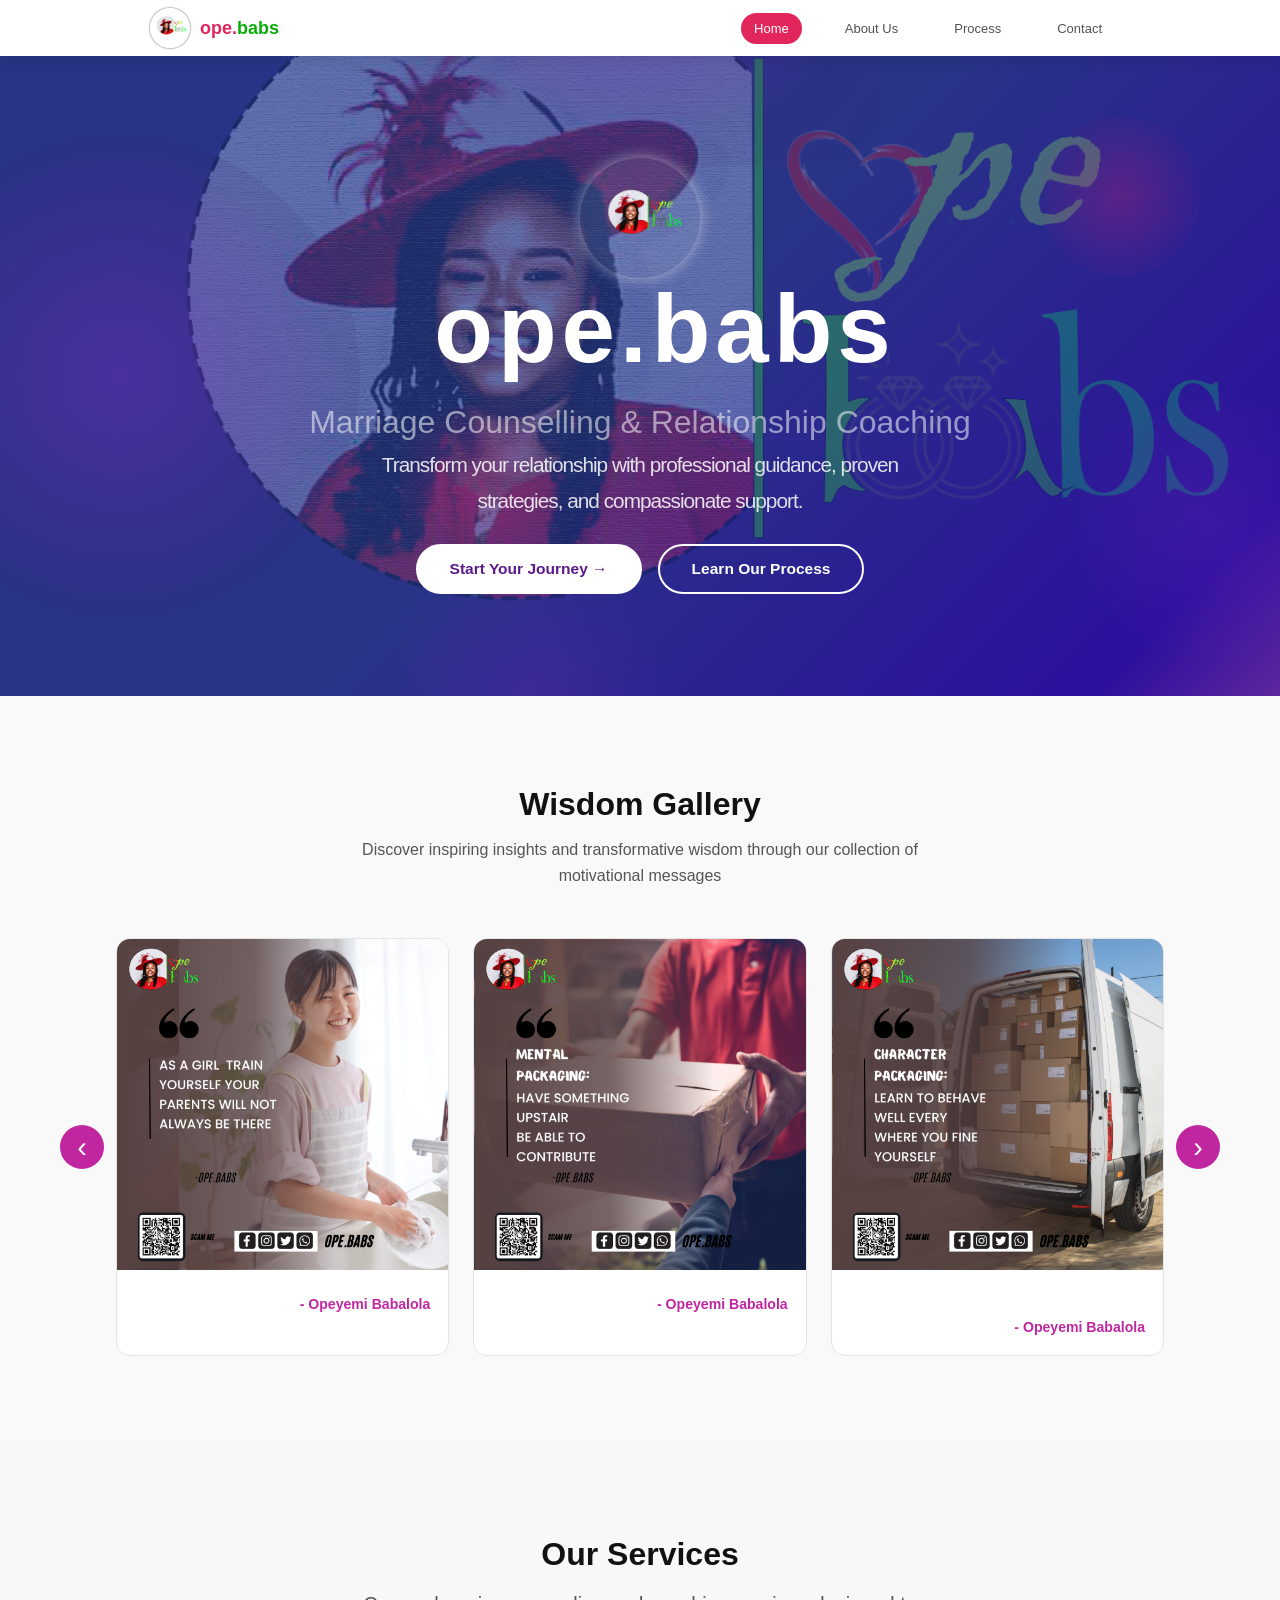
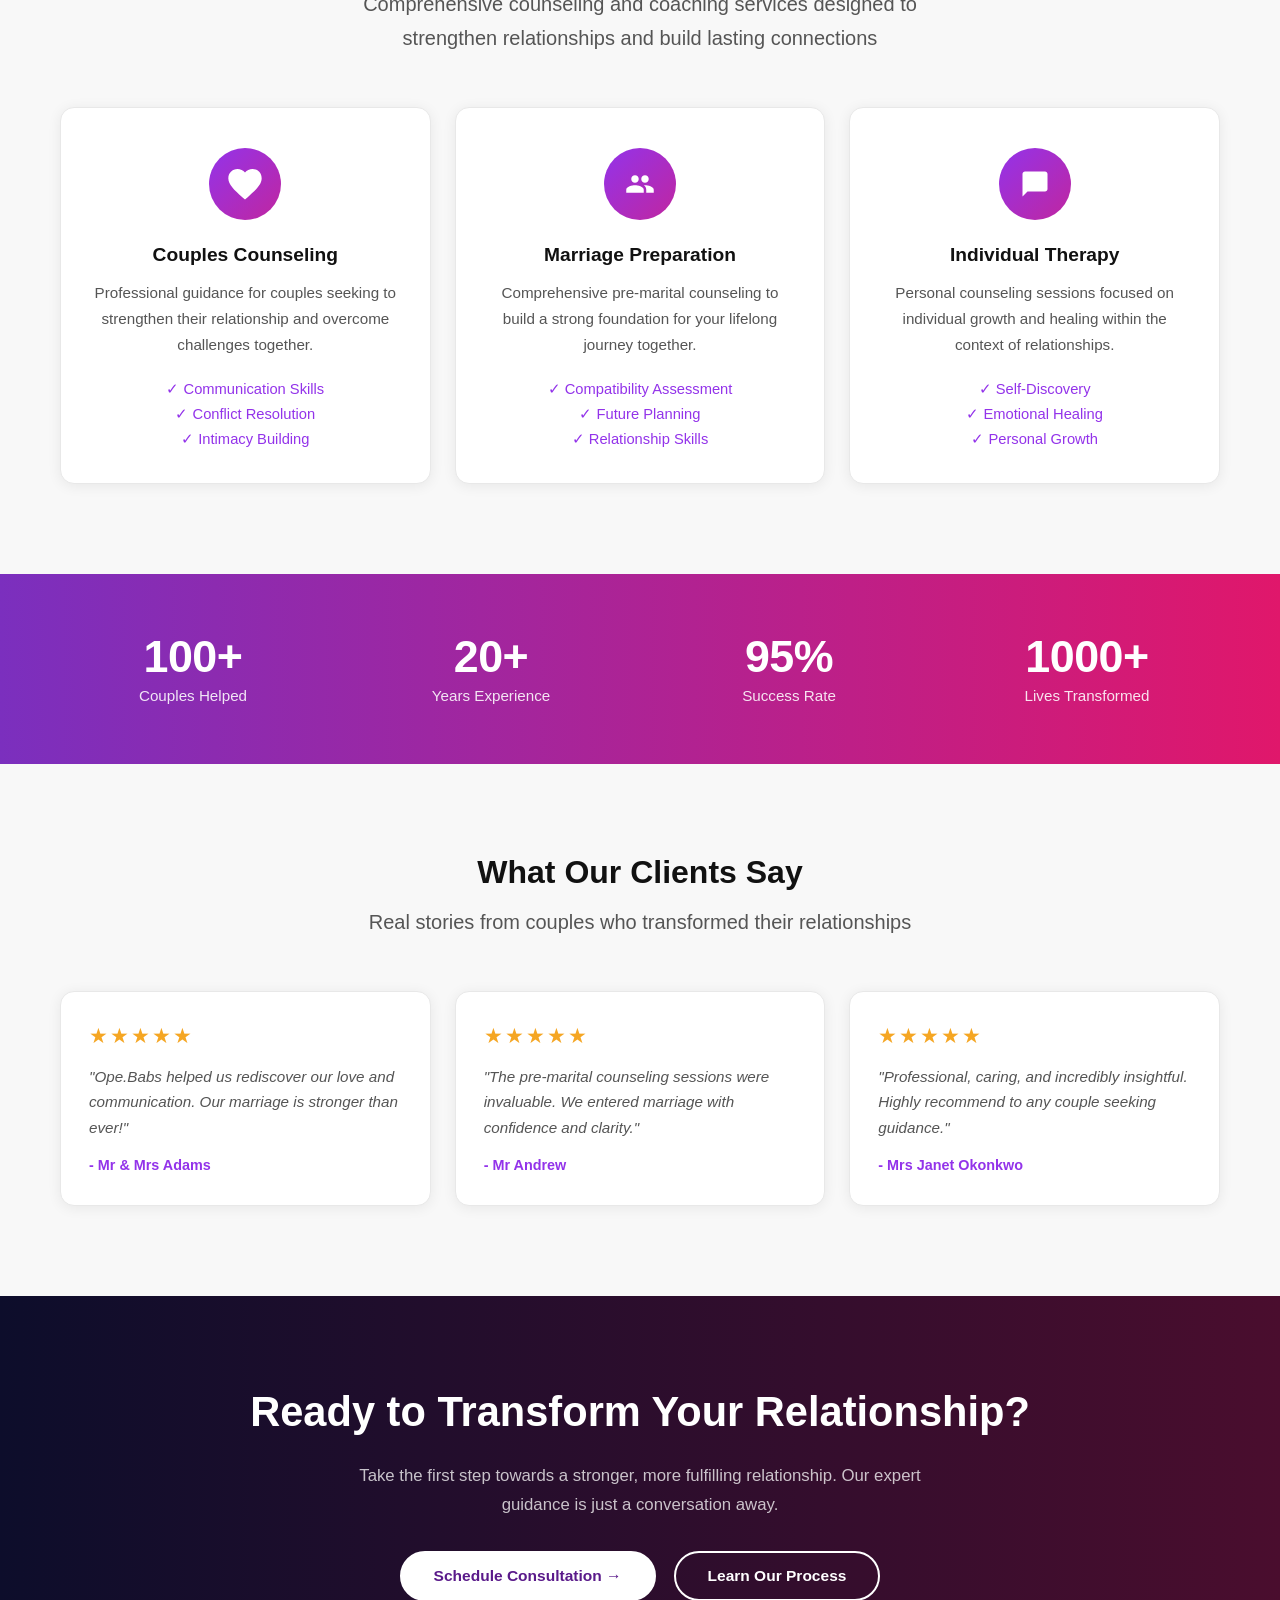
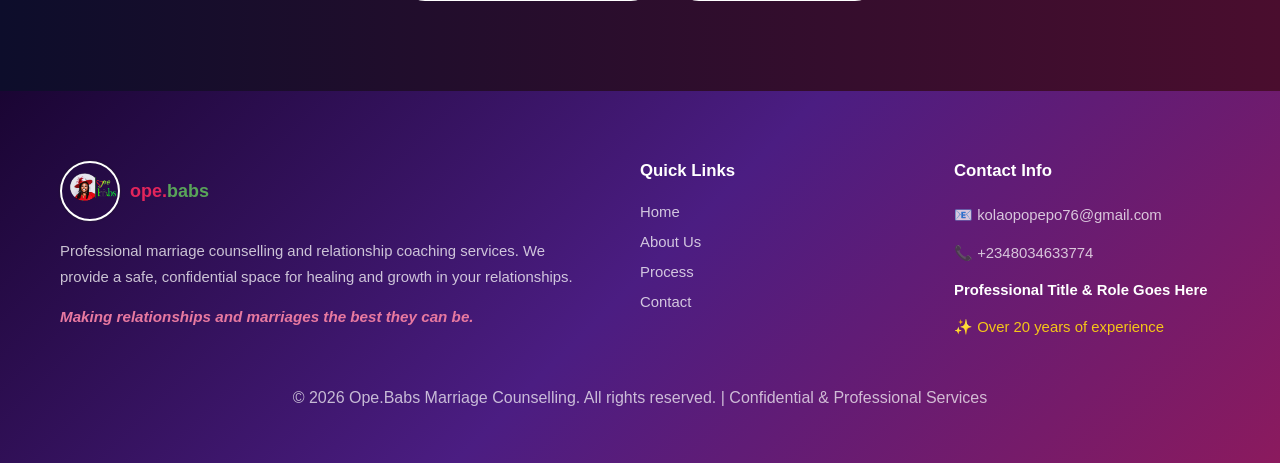
<file: index.html>
<!doctype html>
<html lang="en">
  <head>
    <meta charset="UTF-8" />
    <meta name="viewport" content="width=device-width, initial-scale=1.0" />
    <title>ope.babs - Marriage Counselling & Relationship Coaching</title>
    <!-- Basic Icons -->
    <link
      href="https://cdn.boxicons.com/3.0.8/fonts/basic/boxicons.min.css"
      rel="stylesheet"
    />
    <!-- Filled Icons -->
    <link
      href="https://cdn.boxicons.com/3.0.8/fonts/filled/boxicons-filled.min.css"
      rel="stylesheet"
    />
    <!-- Brand Icons -->
    <link
      href="https://cdn.boxicons.com/3.0.8/fonts/brands/boxicons-brands.min.css"
      rel="stylesheet"
    />
    <link href="https://cdn.boxicons.com/animations.min.css" rel="stylesheet" />
    <link rel="preconnect" href="https://fonts.googleapis.com" />
    <link rel="preconnect" href="https://fonts.gstatic.com" crossorigin />
    <link
      href="https://fonts.googleapis.com/css2?family=Plus+Jakarta+Sans:ital,wght@0,200..800;1,200..800&display=swap"
      rel="stylesheet"
    />
    <link rel="icon" type="image/png" href="./mama babs logo.png">
    <link rel="stylesheet" href="./home/styles.css" />
  </head>

  <body>
    <header class="header">
      <nav class="navbar">
        <div class="logo">
          <img src="./home/mama babs logo.png" alt="ope.babs logo" />
          <span>ope.<span style="color: rgb(9, 172, 9)">babs</span></span>
        </div>
        <ul class="nav-links">
          <li><a href="./index.html" class="active">Home</a></li>
          <li><a href="./about/index.html">About Us</a></li>
          <li><a href="./process/process.html">Process</a></li>
          <li><a href="./contact/contact.html">Contact</a></li>
        </ul>
      </nav>
    </header>

    <!-- ==============================
       HERO SECTION
       ============================== -->
    <section class="hero">
      <!-- Decorative circles -->
      <div class="circle circle-left"></div>
      <div class="circle circle-right"></div>
      <div class="circle circle-top-right"></div>

      <!-- Dark overlay over background image -->
      <div class="hero-overlay"></div>

      <!-- Main content -->
      <div class="hero-content">
        <!-- Small circular logo -->
        <div class="hero-logo">
          <img src="./home/mama babs logo.png" alt="" />
        </div>

        <h1 class="hero-title">ope.babs</h1>

        <h2 class="hero-subtitle">
          Marriage Counselling &amp; Relationship Coaching
        </h2>

        <p class="hero-text">
          Transform your relationship with professional guidance, proven
          strategies, and compassionate support.
        </p>

        <div class="hero-buttons">
          <a href="../contact/contact.html" class="btn btn-primary"
            >Start Your Journey &rarr;</a
          >
          <a href="../process/process.html" class="btn btn-secondary"
            >Learn Our Process</a
          >
        </div>
      </div>
      <div class="circle">
        <div class="circle-left"></div>
        <div class="circle-top-right"></div>
        <div class="circle-right"></div>
      </div>
    </section>

    <section class="gallery-section">
      
      <div class="container">
        <h2 class="section-title">Wisdom Gallery</h2>
        <p class="section-subtitle">
          Discover inspiring insights and transformative wisdom through our
          collection of motivational messages
        </p>

        <div class="gallery-wrapper">
          <button class="gallery-btn prev" aria-label="Previous">
            &#8249;
          </button>

          <div class="gallery-viewport">
            <div class="gallery-track">
              <div class="gallery-card">
                <img
                  src="../opebabs/AS A BOY LEARN TO BE A MAN EARLY LIFE WILL NOT WAIT FOR YOU. (5).png"
                  alt="Gallery Image 1"
                />
                <div class="card-caption">
                  <p class="quote-text"></p>
                  <span class="quote-author">- Opeyemi Babalola</span>
                </div>
              </div>

              <div class="gallery-card">
                <img
                  src="../opebabs/AS A BOY LEARN TO BE A MAN EARLY LIFE WILL NOT WAIT FOR YOU. (6).png"
                  alt="Gallery Image 2"
                />
                <div class="card-caption">
                  <p class="quote-text"></p>
                  <span class="quote-author">- Opeyemi Babalola</span>
                </div>
              </div>

              <div class="gallery-card">
                <img
                  src="../opebabs/AS A BOY LEARN TO BE A MAN EARLY LIFE WILL NOT WAIT FOR YOU. (7).png"
                  alt="Gallery Image 3"
                />
                <div class="card-caption">
                  <p class="quote-text">"Quote text goes here"</p>
                  <span class="quote-author">- Opeyemi Babalola</span>
                </div>
              </div>

              <div class="gallery-card">
                <img
                  src="../opebabs/AS A BOY LEARN TO BE A MAN EARLY LIFE WILL NOT WAIT FOR YOU. (8).png"
                  alt="Gallery Image 4"
                />
                <div class="card-caption">
                  <p class="quote-text">"Quote text goes here"</p>
                  <span class="quote-author">- Opeyemi Babalola</span>
                </div>
              </div>

              <div class="gallery-card">
                <img
                  src="../opebabs/soft compulsory.png"
                  alt="Gallery Image 5"
                />
                <div class="card-caption">
                  <p class="quote-text">"Quote text goes here"</p>
                  <span class="quote-author">- Opeyemi Babalola</span>
                </div>
              </div>

              <div class="gallery-card">
                <img
                  src="../opebabs/WhatsApp Image 2025-05-26 at 10.42.18 AM.jpeg"
                  alt="Gallery Image 6"
                />
                <div class="card-caption">
                  <p class="quote-text">"Quote text goes here"</p>
                  <span class="quote-author">- Opeyemi Babalola</span>
                </div>
              </div>

              <div class="gallery-card">
                <img
                  src="../opebabs/WhatsApp Image 2025-05-29 at 8.26.15 AM.jpeg"
                  alt="Gallery Image 6"
                />
                <div class="card-caption">
                  <p class="quote-text">"Quote text goes here"</p>
                  <span class="quote-author">- Opeyemi Babalola</span>
                </div>
              </div>

              <div class="gallery-card">
                <img
                  src="../opebabs/WhatsApp Image 2025-05-29 at 8.26.29 AM.jpeg"
                  alt="Gallery Image 6"
                />
                <div class="card-caption">
                  <p class="quote-text">"Quote text goes here"</p>
                  <span class="quote-author">- Opeyemi Babalola</span>
                </div>
              </div>

              <div class="gallery-card">
                <img
                  src="../opebabs/WhatsApp Image 2025-05-29 at 8.28.06 AM.jpeg"
                  alt="Gallery Image 6"
                />
                <div class="card-caption">
                  <p class="quote-text">"Quote text goes here"</p>
                  <span class="quote-author">- Opeyemi Babalola</span>
                </div>
              </div>
            </div>
          </div>

          <button class="gallery-btn next" aria-label="Next">&#8250;</button>
        </div>
      </div>
    </section>

    <section class="services">
      <div class="container">
        <h1 class="section-title">Our Services</h1>
        <p class="section-text">
          Comprehensive counseling and coaching services designed to strengthen
          relationships and build lasting connections
        </p>

        <div class="service-list">
          <div class="service-card">
            <div class="service-icon">
              <svg
                xmlns="http://www.w3.org/2000/svg"
                width="50"
                height="40"
                viewBox="0 0 24 24"
                fill="white"
              >
                <path
                  d="M12 21.35l-1.45-1.32C5.4 15.36 2 12.28 2 8.5
             C2 5.42 4.42 3 7.5 3c1.74 0 3.41.81 4.5 2.09
             C13.09 3.81 14.76 3 16.5 3C19.58 3 22 5.42 22 8.5
             c0 3.78-3.4 6.86-8.55 11.54L12 21.35z"
                />
              </svg>
            </div>
            <h3 class="service-title">Couples Counseling</h3>
            <p class="service-text">
              Professional guidance for couples seeking to strengthen their
              relationship and overcome challenges together.
            </p>
            <ul class="service-features">
              <li class="service-feature">✓ Communication Skills</li>
              <li class="service-feature">✓ Conflict Resolution</li>
              <li class="service-feature">✓ Intimacy Building</li>
            </ul>
          </div>

          <div class="service-card">
            <div class="service-icon">
              <svg
                xmlns="http://www.w3.org/2000/svg"
                width="30"
                height="30"
                viewBox="0 0 24 24"
                fill="white"
              >
                <path
                  d="M16 11c1.66 0 2.99-1.34 2.99-3S17.66 5 16 5
             c-1.66 0-3 1.34-3 3s1.34 3 3 3zm-8 0c1.66 0
             2.99-1.34 2.99-3S9.66 5 8 5C6.34 5 5 6.34 5 8
             s1.34 3 3 3zm0 2c-2.33 0-7 1.17-7 3.5V19h14v-2.5
             c0-2.33-4.67-3.5-7-3.5zm8 0c-.29 0-.62.02-.97.05
             1.16.84 1.97 1.97 1.97 3.45V19h6v-2.5
             c0-2.33-4.67-3.5-7-3.5z"
                />
              </svg>
            </div>
            <h3 class="service-title">Marriage Preparation</h3>
            <p class="service-text">
              Comprehensive pre-marital counseling to build a strong foundation
              for your lifelong journey together.
            </p>
            <ul class="service-features">
              <li class="service-feature">✓ Compatibility Assessment</li>
              <li class="service-feature">✓ Future Planning</li>
              <li class="service-feature">✓ Relationship Skills</li>
            </ul>
          </div>

          <div class="service-card">
            <div class="service-icon">
              <svg
                xmlns="http://www.w3.org/2000/svg"
                width="30"
                height="30"
                viewBox="0 0 24 24"
                fill="white"
              >
                <path
                  d="M20 2H4c-1.1 0-2 .9-2 2v18l4-4h14c1.1 0
             2-.9 2-2V4c0-1.1-.9-2-2-2z"
                />
              </svg>
            </div>
            <h3 class="service-title">Individual Therapy</h3>
            <p class="service-text">
              Personal counseling sessions focused on individual growth and
              healing within the context of relationships.
            </p>
            <ul class="service-features">
              <li class="service-feature">✓ Self-Discovery</li>
              <li class="service-feature">✓ Emotional Healing</li>
              <li class="service-feature">✓ Personal Growth</li>
            </ul>
          </div>
        </div>
      </div>
    </section>

    <!-- ==============================
       SECTION 1: STATISTICS STRIP
       ============================== -->
    <section class="stats">
      <div class="stats-container">
        <div class="stat">
          <span class="stat-number">100+</span>
          <span class="stat-label">Couples Helped</span>
        </div>

        <div class="stat">
          <span class="stat-number">20+</span>
          <span class="stat-label">Years Experience</span>
        </div>

        <div class="stat">
          <span class="stat-number">95%</span>
          <span class="stat-label">Success Rate</span>
        </div>

        <div class="stat">
          <span class="stat-number">1000+</span>
          <span class="stat-label">Lives Transformed</span>
        </div>
      </div>
    </section>

    <!-- ==============================
       SECTION 2: TESTIMONIALS
       ============================== -->
    <section class="testimonials">
      <div class="container">
        <h2 class="section-title">What Our Clients Say</h2>
        <p class="section-text">
          Real stories from couples who transformed their relationships
        </p>

        <div class="testimonial-list">
          <div class="testimonial-card">
            <p class="stars">★★★★★</p>
            <p class="testimonial-text">
              "Ope.Babs helped us rediscover our love and communication. Our
              marriage is stronger than ever!"
            </p>
            <p class="testimonial-name">- Mr & Mrs Adams</p>
          </div>

          <div class="testimonial-card">
            <p class="stars">★★★★★</p>
            <p class="testimonial-text">
              "The pre-marital counseling sessions were invaluable. We entered
              marriage with confidence and clarity."
            </p>
            <p class="testimonial-name">- Mr Andrew</p>
          </div>

          <div class="testimonial-card">
            <p class="stars">★★★★★</p>
            <p class="testimonial-text">
              "Professional, caring, and incredibly insightful. Highly recommend
              to any couple seeking guidance."
            </p>
            <p class="testimonial-name">- Mrs Janet Okonkwo</p>
          </div>
        </div>
      </div>
    </section>

    <!-- ==============================
       SECTION 1: CTA
       ============================== -->
    <section class="cta">
      <div class="cta-container">
        <h2 class="cta-title">Ready to Transform Your Relationship?</h2>
        <p class="cta-text">
          Take the first step towards a stronger, more fulfilling relationship.
          Our expert guidance is just a conversation away.
        </p>

        <div class="cta-buttons">
          <a href="../contact/contact.html" class="btn btn-primary"
            >Schedule Consultation &rarr;</a
          >
          <a href="../process/process.html" class="btn btn-secondary"
            >Learn Our Process</a
          >
        </div>
      </div>
    </section>

    <footer class="footer">
      <div class="footer-container">
        <!-- Column 1: Brand -->
        <div class="footer-column footer-brand">
          <div class="footer-logo">
            <img src="./home/mama babs logo.png" alt="ope.babs logo" />
            <span>ope.<span style="color: rgb(89, 164, 89)">babs</span></span>
          </div>

          <p class="footer-text">
            Professional marriage counselling and relationship coaching
            services. We provide a safe, confidential space for healing and
            growth in your relationships.
          </p>

          <p class="footer-highlight">
            Making relationships and marriages the best they can be.
          </p>

          <ul class="social-links">
            <li>
              <i
                class="bxl bx-facebook-circle bx-breathe bx-remove-padding"
                style="color: #ffffff"
              ></i>
            </li>
            <li>
              <i
                class="bxl bx-instagram bx-breathe bx-remove-padding"
                style="color: #ffffff"
              ></i>
            </li>
            <li>
              <i
                class="bxl bx-twitter-x bx-breathe bx-remove-padding"
                style="color: #ffffff"
              ></i>
            </li>
            <li>
              <i
                class="bxl bx-whatsapp bx-breathe bx-remove-padding"
                style="color: #ffffff"
              ></i>
            </li>
          </ul>
        </div>

        <!-- Column 2: Quick Links -->
        <div class="footer-column">
          <h4 class="footer-title">Quick Links</h4>

          <ul class="footer-links">
            <li><a href="./index.html" class="footer-link">Home</a></li>
            <li>
              <a href="../about/index.html" class="footer-link">About Us</a>
            </li>
            <li>
              <a href="../process/process.html" class="footer-link">Process</a>
            </li>
            <li>
              <a href="../contact/contact.html" class="footer-link">Contact</a>
            </li>
          </ul>
        </div>

        <!-- Column 3: Contact Info -->
        <div class="footer-column">
          <h4 class="footer-title">Contact Info</h4>

          <div class="footer-contact">
            <p class="footer-text"><a>📧 kolaopopepo76@gmail.com </a></p>
            <p class="footer-text">
              <a
                href="https://wa.me/2348034633774?text=Hello%20there"
                target="_blank"
                rel="noopener"
                >📞 +2348034633774</a
              >
            </p>
            <p class="footer-text footer-role">
              Professional Title &amp; Role Goes Here
            </p>
            <p class="footer-text footer-experience">
              ✨ Over 20 years of experience
            </p>
          </div>
        </div>
        
      </div>
      <div class="footer-bottom">
          <p class="footer-bottom-text">
            &copy; 2026 Ope.Babs Marriage Counselling. All rights reserved. |
            Confidential &amp; Professional Services
          </p>
        </div>
    </footer>

    <script src="./home/script.js"></script>
  </body>
</html>
</file>
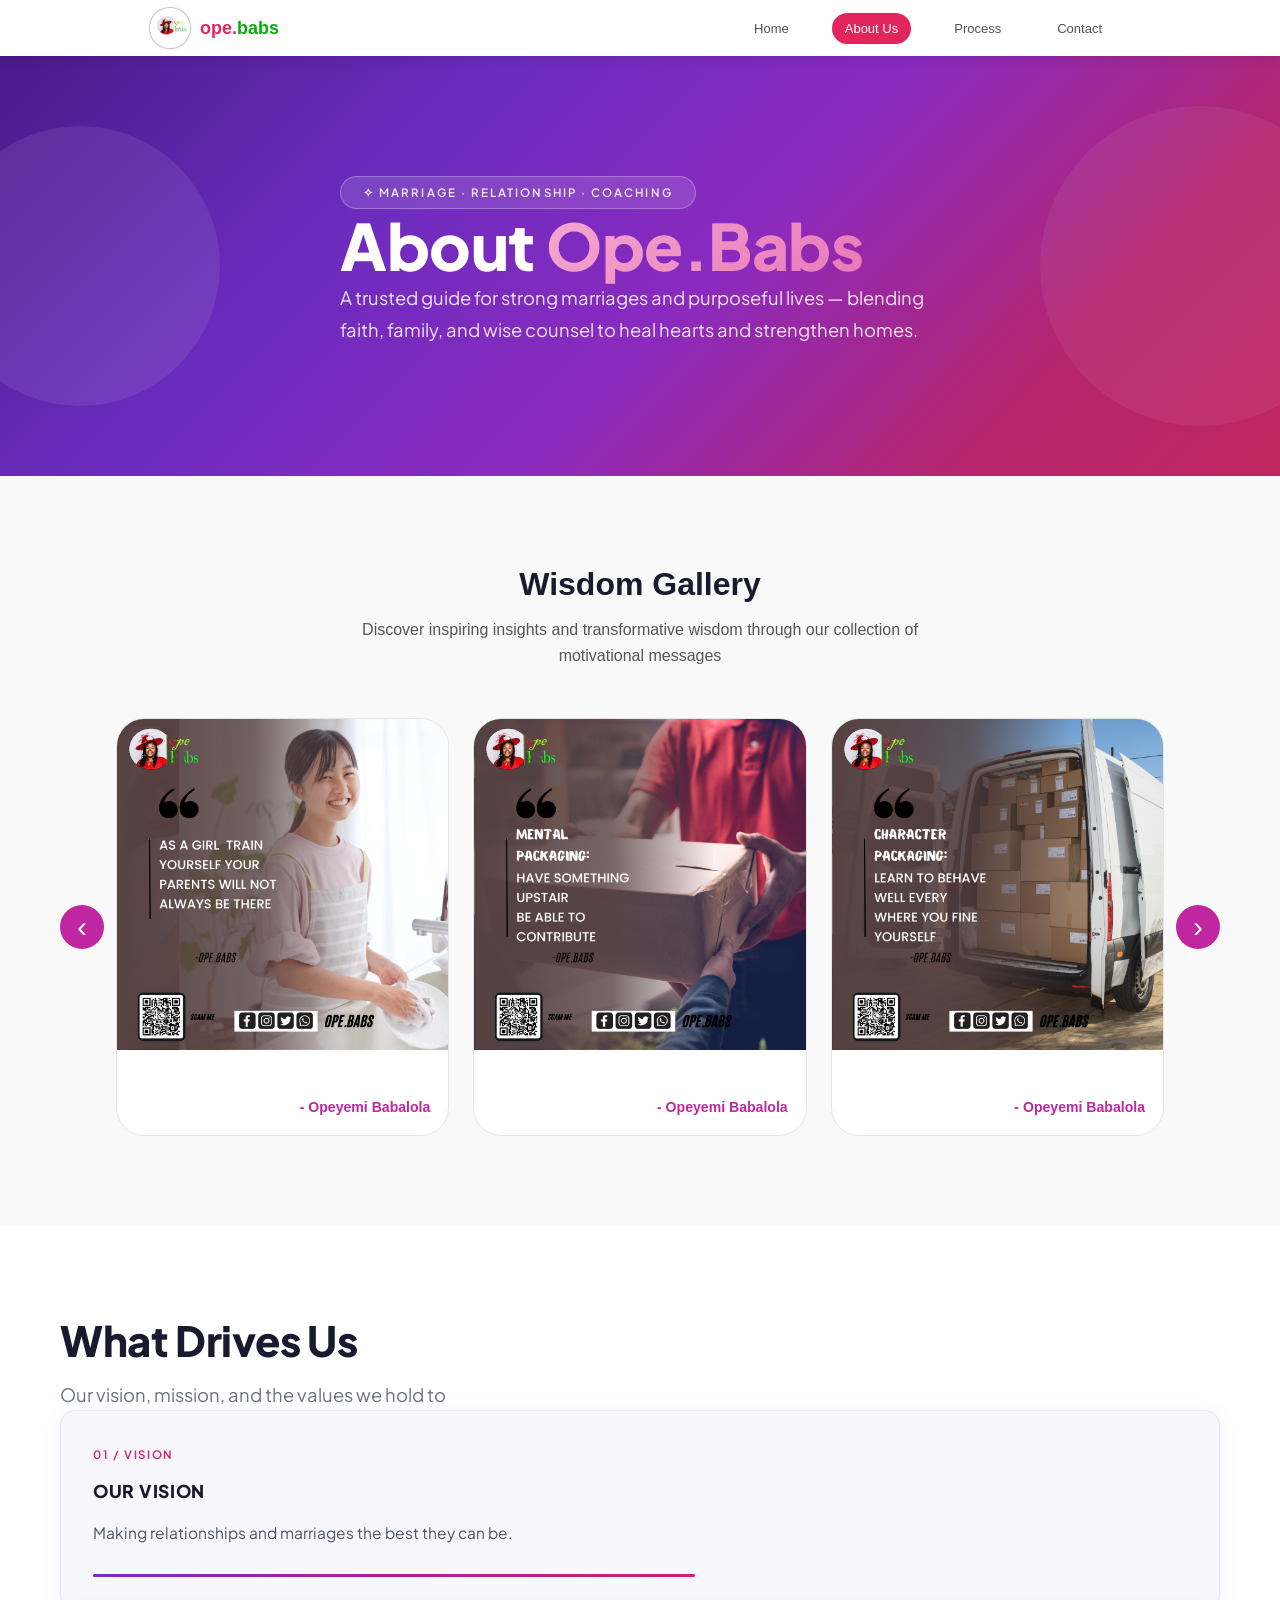
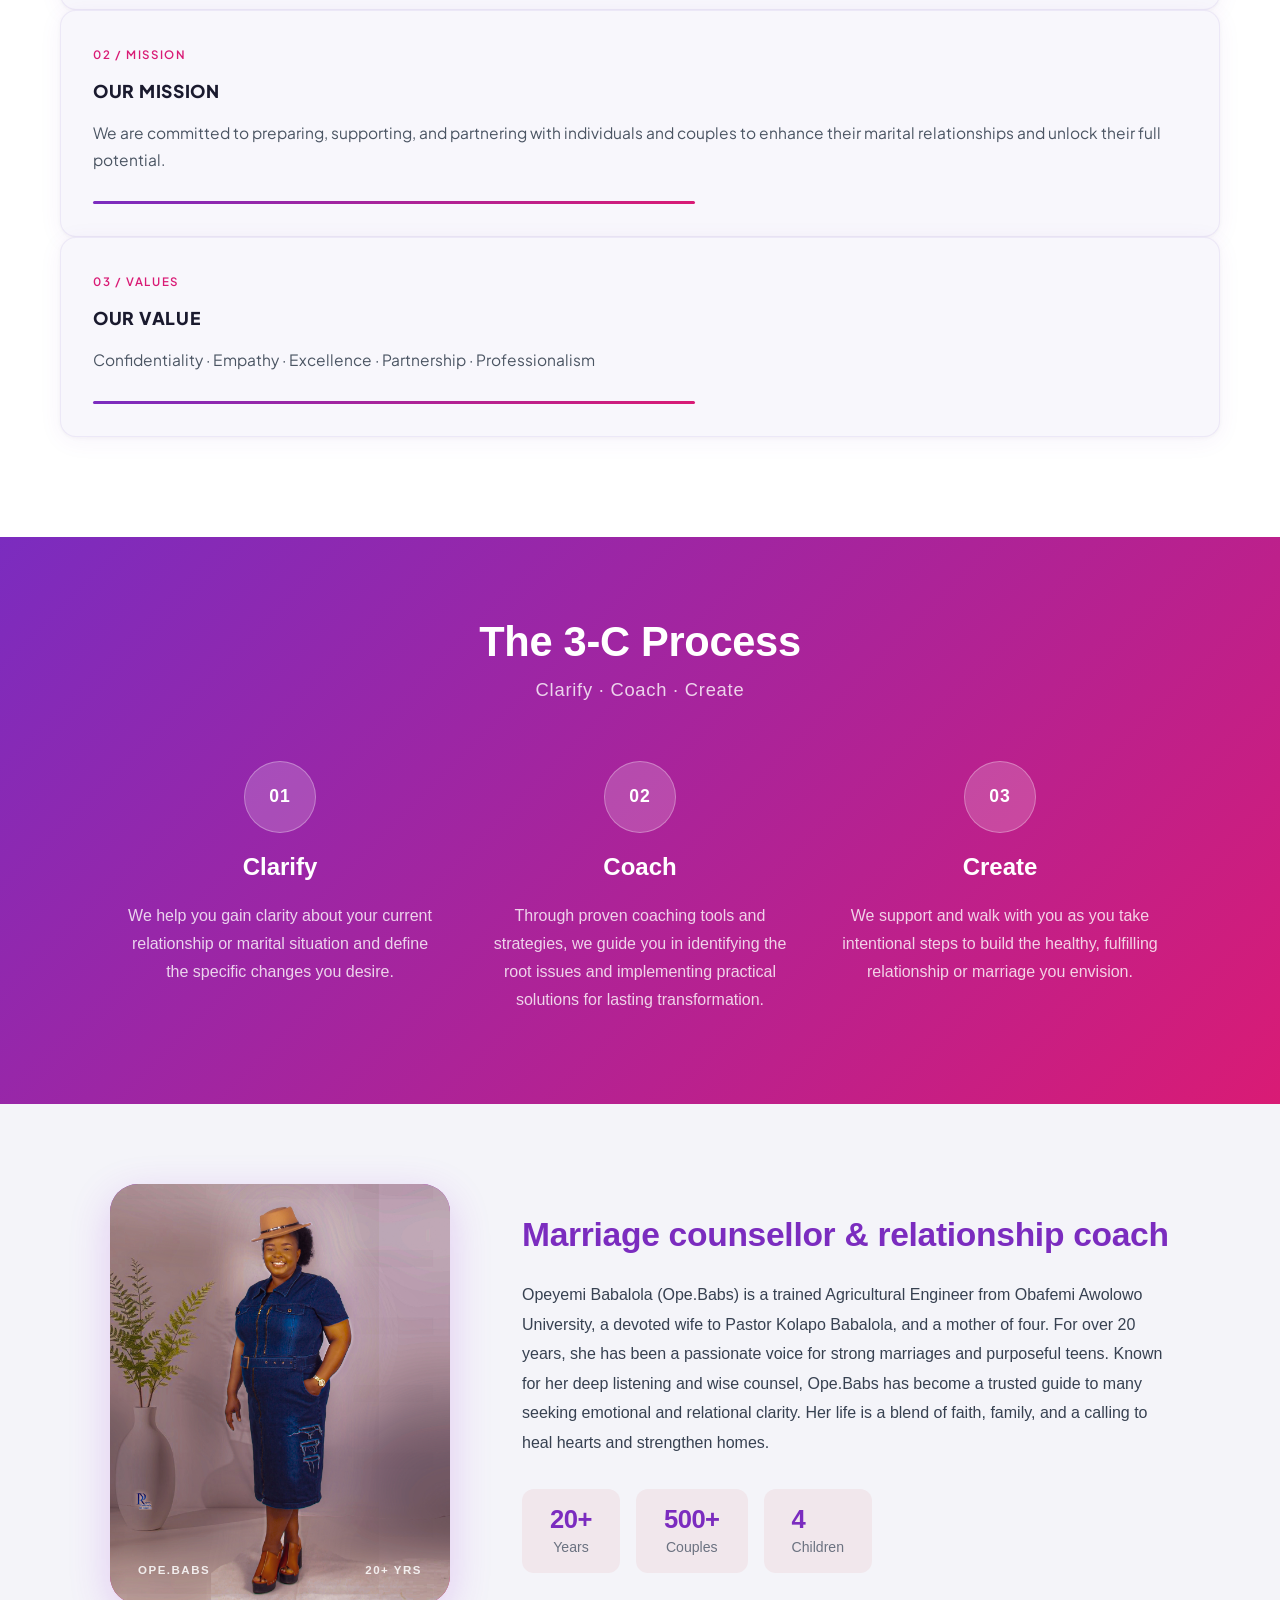
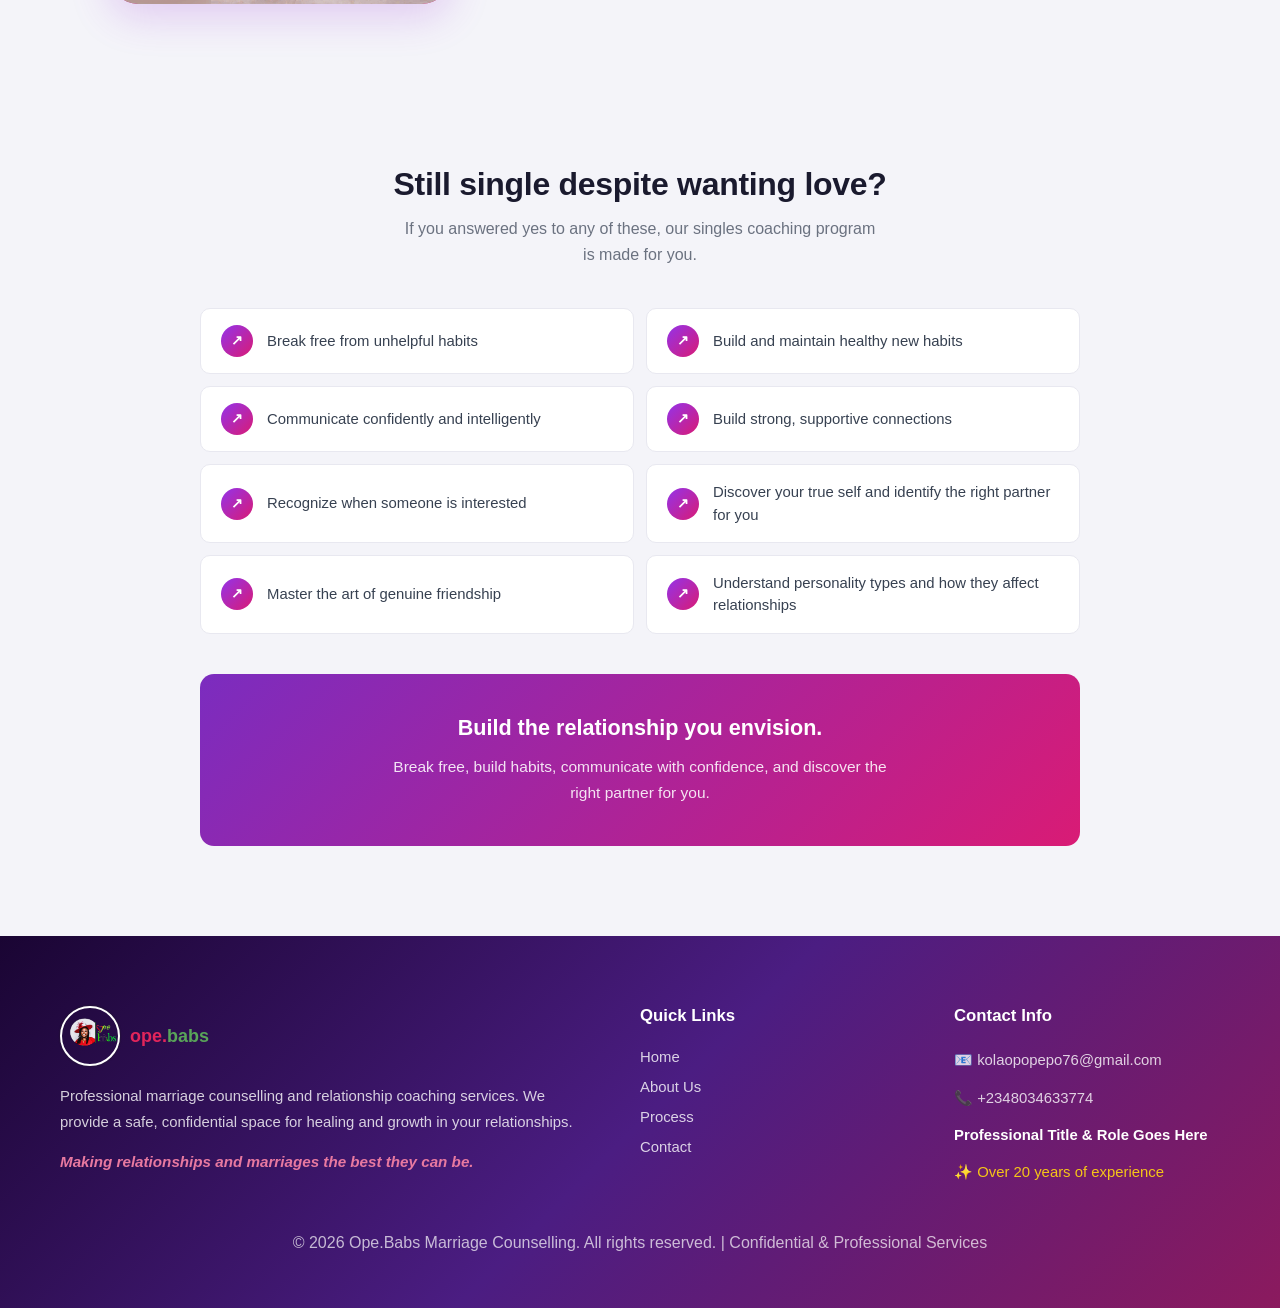
<file: about/index.html>
<!doctype html>
<html lang="en">
  <head>
    <meta charset="UTF-8" />
    <meta name="viewport" content="width=device-width, initial-scale=1.0" />
    <title>ope.babs - Marriage Counselling & Relationship Coaching</title>
    <!-- Basic Icons -->
    <link
      href="https://cdn.boxicons.com/3.0.8/fonts/basic/boxicons.min.css"
      rel="stylesheet"
    />
    <!-- Filled Icons -->
    <link
      href="https://cdn.boxicons.com/3.0.8/fonts/filled/boxicons-filled.min.css"
      rel="stylesheet"
    />
    <!-- Brand Icons -->
    <link
      href="https://cdn.boxicons.com/3.0.8/fonts/brands/boxicons-brands.min.css"
      rel="stylesheet"
    />
    <link href="https://cdn.boxicons.com/animations.min.css" rel="stylesheet" />
    <link rel="preconnect" href="https://fonts.googleapis.com" />
    <link rel="preconnect" href="https://fonts.gstatic.com" crossorigin />
    <link
      href="https://fonts.googleapis.com/css2?family=Plus+Jakarta+Sans:ital,wght@0,200..800;1,200..800&display=swap"
      rel="stylesheet"
    />
    <link rel="icon" type="image/png" href="./mama babs logo.png">
    <link rel="stylesheet" href="../home/styles.css" />
    <link rel="stylesheet" href="./style.css" />
  </head>
  <body>
    <header class="header">
      <nav class="navbar">
        <div class="logo">
          <img src="./mama babs logo.png" alt="ope.babs logo" />
          <span>ope.<span style="color: rgb(9, 172, 9)">babs</span></span>
        </div>
        <ul class="nav-links">
          <li><a href="../index.html">Home</a></li>
          <li><a href="./index.html" class="active">About Us</a></li>
          <li><a href="../process/process.html">Process</a></li>
          <li><a href="../contact/contact.html">Contact</a></li>
        </ul>
      </nav>
    </header>

    <!-- ==============================
       ABOUT HERO SECTION
       ============================== -->
    <section class="opebabs-about-hero">
      <!-- Decorative circles -->
      <div class="opebabs-circle opebabs-circle-left" aria-hidden="true"></div>
      <div class="opebabs-circle opebabs-circle-right" aria-hidden="true"></div>

      <!-- Content -->
      <div class="container position-relative" style="z-index: 2">
        <div class="row justify-content-center">
          <div class="col-12 col-md-10 col-lg-8 text-center">
            <!-- Badge -->
            <div class="opebabs-badge mb-4">
              ✧ MARRIAGE &middot; RELATIONSHIP &middot; COACHING
            </div>

            <!-- Heading -->
            <h1 class="opebabs-about-heading mb-4">
              About <span class="opebabs-heading-accent">Ope.Babs</span>
            </h1>

            <!-- Description -->
            <p class="opebabs-about-desc mx-auto">
              A trusted guide for strong marriages and purposeful lives —
              blending faith, family, and wise counsel to heal hearts and
              strengthen homes.
            </p>
          </div>
        </div>
      </div>
    </section>

    <section class="gallery-section">
      <div class="container">
        <h2 class="section-title">Wisdom Gallery</h2>
        <p class="section-subtitle">
          Discover inspiring insights and transformative wisdom through our
          collection of motivational messages
        </p>

        <div class="gallery-wrapper">
          <button class="gallery-btn prev" aria-label="Previous">
            &#8249;
          </button>

          <div class="gallery-viewport">
            <div class="gallery-track">
              <div class="gallery-card">
                <img
                  src="../opebabs/AS A BOY LEARN TO BE A MAN EARLY LIFE WILL NOT WAIT FOR YOU. (5).png"
                  alt="Gallery Image 1"
                />
                <div class="card-caption">
                  <p class="quote-text">"Quote text goes here"</p>
                  <span class="quote-author">- Opeyemi Babalola</span>
                </div>
              </div>

              <div class="gallery-card">
                <img
                  src="../opebabs/AS A BOY LEARN TO BE A MAN EARLY LIFE WILL NOT WAIT FOR YOU. (6).png"
                  alt="Gallery Image 2"
                />
                <div class="card-caption">
                  <p class="quote-text">"Quote text goes here"</p>
                  <span class="quote-author">- Opeyemi Babalola</span>
                </div>
              </div>

              <div class="gallery-card">
                <img
                  src="../opebabs/AS A BOY LEARN TO BE A MAN EARLY LIFE WILL NOT WAIT FOR YOU. (7).png"
                  alt="Gallery Image 3"
                />
                <div class="card-caption">
                  <p class="quote-text">"Quote text goes here"</p>
                  <span class="quote-author">- Opeyemi Babalola</span>
                </div>
              </div>

              <div class="gallery-card">
                <img
                  src="../opebabs/AS A BOY LEARN TO BE A MAN EARLY LIFE WILL NOT WAIT FOR YOU. (8).png"
                  alt="Gallery Image 4"
                />
                <div class="card-caption">
                  <p class="quote-text">"Quote text goes here"</p>
                  <span class="quote-author">- Opeyemi Babalola</span>
                </div>
              </div>

              <div class="gallery-card">
                <img
                  src="../opebabs/soft compulsory.png"
                  alt="Gallery Image 5"
                />
                <div class="card-caption">
                  <p class="quote-text">"Quote text goes here"</p>
                  <span class="quote-author">- Opeyemi Babalola</span>
                </div>
              </div>

              <div class="gallery-card">
                <img
                  src="../opebabs/WhatsApp Image 2025-05-26 at 10.42.18 AM.jpeg"
                  alt="Gallery Image 6"
                />
                <div class="card-caption">
                  <p class="quote-text">"Quote text goes here"</p>
                  <span class="quote-author">- Opeyemi Babalola</span>
                </div>
              </div>

              <div class="gallery-card">
                <img
                  src="../opebabs/WhatsApp Image 2025-05-29 at 8.26.15 AM.jpeg"
                  alt="Gallery Image 6"
                />
                <div class="card-caption">
                  <p class="quote-text">"Quote text goes here"</p>
                  <span class="quote-author">- Opeyemi Babalola</span>
                </div>
              </div>

              <div class="gallery-card">
                <img
                  src="../opebabs/WhatsApp Image 2025-05-29 at 8.26.29 AM.jpeg"
                  alt="Gallery Image 6"
                />
                <div class="card-caption">
                  <p class="quote-text">"Quote text goes here"</p>
                  <span class="quote-author">- Opeyemi Babalola</span>
                </div>
              </div>

              <div class="gallery-card">
                <img
                  src="../opebabs/WhatsApp Image 2025-05-29 at 8.28.06 AM.jpeg"
                  alt="Gallery Image 6"
                />
                <div class="card-caption">
                  <p class="quote-text">"Quote text goes here"</p>
                  <span class="quote-author">- Opeyemi Babalola</span>
                </div>
              </div>
            </div>
          </div>

          <button class="gallery-btn next" aria-label="Next">&#8250;</button>
        </div>
      </div>
    </section>

    <!-- What Drives Us Section -->
    <section class="opebabs-drives-section">
      <div class="container">
        <!-- Section Header -->
        <div class="row justify-content-center">
          <div class="col-12 col-md-8 col-lg-6 text-center">
            <h2 class="opebabs-drives-heading">What Drives Us</h2>
            <p class="opebabs-drives-subtitle">
              Our vision, mission, and the values we hold to
            </p>
          </div>
        </div>

        <!-- Cards Row -->
        <div class="row g-4 justify-content-center mt-3">
          <!-- Card 1: Vision -->
          <div class="col-12 col-md-4">
            <div class="opebabs-value-card h-100">
              <span class="opebabs-card-label">01 / VISION</span>
              <h3 class="opebabs-card-title">OUR VISION</h3>
              <p class="opebabs-card-text">
                Making relationships and marriages the best they can be.
              </p>
              <div class="opebabs-card-line"></div>
            </div>
          </div>

          <!-- Card 2: Mission -->
          <div class="col-12 col-md-4">
            <div class="opebabs-value-card h-100">
              <span class="opebabs-card-label">02 / MISSION</span>
              <h3 class="opebabs-card-title">OUR MISSION</h3>
              <p class="opebabs-card-text">
                We are committed to preparing, supporting, and partnering with
                individuals and couples to enhance their marital relationships
                and unlock their full potential.
              </p>
              <div class="opebabs-card-line"></div>
            </div>
          </div>

          <!-- Card 3: Values -->
          <div class="col-12 col-md-4">
            <div class="opebabs-value-card h-100">
              <span class="opebabs-card-label">03 / VALUES</span>
              <h3 class="opebabs-card-title">OUR VALUE</h3>
              <p class="opebabs-card-text">
                Confidentiality · Empathy · Excellence · Partnership ·
                Professionalism
              </p>
              <div class="opebabs-card-line"></div>
            </div>
          </div>
        </div>
      </div>
    </section>
    <section class="process-section">
      <div class="process-container">
        <!-- Section Header -->
        <div class="process-header">
          <h2 class="process-title">The 3-C Process</h2>
          <p class="process-subtitle">Clarify &middot; Coach &middot; Create</p>
        </div>

        <!-- Steps Row -->
        <div class="process-steps">
          <!-- Step 1 -->
          <div class="process-step">
            <div class="step-number">01</div>
            <h3 class="step-title">Clarify</h3>
            <p class="step-text">
              We help you gain clarity about your current relationship or
              marital situation and define the specific changes you desire.
            </p>
          </div>

          <!-- Step 2 -->
          <div class="process-step">
            <div class="step-number">02</div>
            <h3 class="step-title">Coach</h3>
            <p class="step-text">
              Through proven coaching tools and strategies, we guide you in
              identifying the root issues and implementing practical solutions
              for lasting transformation.
            </p>
          </div>

          <!-- Step 3 -->
          <div class="process-step">
            <div class="step-number">03</div>
            <h3 class="step-title">Create</h3>
            <p class="step-text">
              We support and walk with you as you take intentional steps to
              build the healthy, fulfilling relationship or marriage you
              envision.
            </p>
          </div>
        </div>
      </div>
    </section>

    <section class="story-section">
      <div class="story-container">
        <!-- LEFT: Profile Card -->
        <div class="profile-card">
          <!-- Replace the placeholder div with your actual image -->
          <img
            src="../assets/ap5a (3).jpg"
            alt="Ope.Babs"
            class="profile-photo"
          />
          <div class="profile-photo-placeholder">
            <div class="profile-initials-ring">
              <span class="profile-initial">O</span>
            </div>
          </div>

          <div class="profile-card-footer">
            <span class="profile-name">OPE.BABS</span>
            <span class="profile-years">20+ YRS</span>
          </div>
        </div>

        <!-- RIGHT: Content -->
        <div class="story-content">
          <h2 class="story-heading">
            Marriage counsellor &amp; relationship coach
          </h2>

          <p class="story-text">
            Opeyemi Babalola (Ope.Babs) is a trained Agricultural Engineer from
            Obafemi Awolowo University, a devoted wife to Pastor Kolapo
            Babalola, and a mother of four. For over 20 years, she has been a
            passionate voice for strong marriages and purposeful teens. Known
            for her deep listening and wise counsel, Ope.Babs has become a
            trusted guide to many seeking emotional and relational clarity. Her
            life is a blend of faith, family, and a calling to heal hearts and
            strengthen homes.
          </p>

          <!-- Stats row -->
          <div class="story-stats">
            <div class="stat-item">
              <span class="stat-number">20+</span>
              <span class="stat-label">Years</span>
            </div>

            <div class="stat-item">
              <span class="stat-number">500+</span>
              <span class="stat-label">Couples</span>
            </div>

            <div class="stat-item">
              <span class="stat-number">4</span>
              <span class="stat-label">Children</span>
            </div>
          </div>
        </div>
      </div>
    </section>

    <section class="singles-section">
      <div class="singles-container">
        <!-- Section Header -->
        <div class="singles-header">
          <h2 class="singles-title">Still single despite wanting love?</h2>
          <p class="singles-subtitle">
            If you answered yes to any of these, our singles coaching program is
            made for you.
          </p>
        </div>

        <!-- Features Grid -->
        <div class="singles-grid">
          <div class="singles-item">
            <span class="singles-icon" aria-hidden="true">&#8599;</span>
            <p class="singles-text">Break free from unhelpful habits</p>
          </div>

          <div class="singles-item">
            <span class="singles-icon" aria-hidden="true">&#8599;</span>
            <p class="singles-text">Build and maintain healthy new habits</p>
          </div>

          <div class="singles-item">
            <span class="singles-icon" aria-hidden="true">&#8599;</span>
            <p class="singles-text">
              Communicate confidently and intelligently
            </p>
          </div>

          <div class="singles-item">
            <span class="singles-icon" aria-hidden="true">&#8599;</span>
            <p class="singles-text">Build strong, supportive connections</p>
          </div>

          <div class="singles-item">
            <span class="singles-icon" aria-hidden="true">&#8599;</span>
            <p class="singles-text">Recognize when someone is interested</p>
          </div>

          <div class="singles-item">
            <span class="singles-icon" aria-hidden="true">&#8599;</span>
            <p class="singles-text">
              Discover your true self and identify the right partner for you
            </p>
          </div>

          <div class="singles-item">
            <span class="singles-icon" aria-hidden="true">&#8599;</span>
            <p class="singles-text">Master the art of genuine friendship</p>
          </div>

          <div class="singles-item">
            <span class="singles-icon" aria-hidden="true">&#8599;</span>
            <p class="singles-text">
              Understand personality types and how they affect relationships
            </p>
          </div>
        </div>

        <!-- CTA Banner -->
        <div class="singles-banner">
          <h3 class="banner-title">Build the relationship you envision.</h3>
          <p class="banner-text">
            Break free, build habits, communicate with confidence, and discover
            the right partner for you.
          </p>
        </div>
      </div>
    </section>

    <footer class="footer">
      <div class="footer-container">
        <!-- Column 1: Brand -->
        <div class="footer-column footer-brand">
          <div class="footer-logo">
            <img src="./mama babs logo.png" alt="ope.babs logo" />
            <span>ope.<span style="color: rgb(89, 164, 89)">babs</span></span>
          </div>

          <p class="footer-text">
            Professional marriage counselling and relationship coaching
            services. We provide a safe, confidential space for healing and
            growth in your relationships.
          </p>

          <p class="footer-highlight">
            Making relationships and marriages the best they can be.
          </p>

          <ul class="social-links">
            <li>
              <i
                class="bxl bx-facebook-circle bx-breathe bx-remove-padding"
                style="color: #ffffff"
              ></i>
            </li>
            <li>
              <i
                class="bxl bx-instagram bx-breathe bx-remove-padding"
                style="color: #ffffff"
              ></i>
            </li>
            <li>
              <i
                class="bxl bx-twitter-x bx-breathe bx-remove-padding"
                style="color: #ffffff"
              ></i>
            </li>
            <li>
              <i
                class="bxl bx-whatsapp bx-breathe bx-remove-padding"
                style="color: #ffffff"
              ></i>
            </li>
          </ul>
        </div>

        <!-- Column 2: Quick Links -->
        <div class="footer-column">
          <h4 class="footer-title">Quick Links</h4>

          <ul class="footer-links">
            <li><a href="../index.html" class="footer-link">Home</a></li>
            <li>
              <a href="../about/index.html" class="footer-link">About Us</a>
            </li>
            <li>
              <a href="../process/process.html" class="footer-link">Process</a>
            </li>
            <li>
              <a href="../contact/contact.html" class="footer-link">Contact</a>
            </li>
          </ul>
        </div>

        <!-- Column 3: Contact Info -->
        <div class="footer-column">
          <h4 class="footer-title">Contact Info</h4>

          <div class="footer-contact">
            <p class="footer-text"><a>📧 kolaopopepo76@gmail.com </a></p>
            <p class="footer-text">
              <a
                href="https://wa.me/2348034633774?text=Hello%20there"
                target="_blank"
                rel="noopener"
                >📞 +2348034633774</a
              >
            </p>
            <p class="footer-text footer-role">
              Professional Title &amp; Role Goes Here
            </p>
            <p class="footer-text footer-experience">
              ✨ Over 20 years of experience
            </p>
          </div>
        </div>
      </div>
      <div class="footer-bottom">
        <p class="footer-bottom-text">
          &copy; 2026 Ope.Babs Marriage Counselling. All rights reserved. |
          Confidential &amp; Professional Services
        </p>
      </div>
    </footer>
    <script src="../home/script.js"></script>
  </body>
</html>
</file>
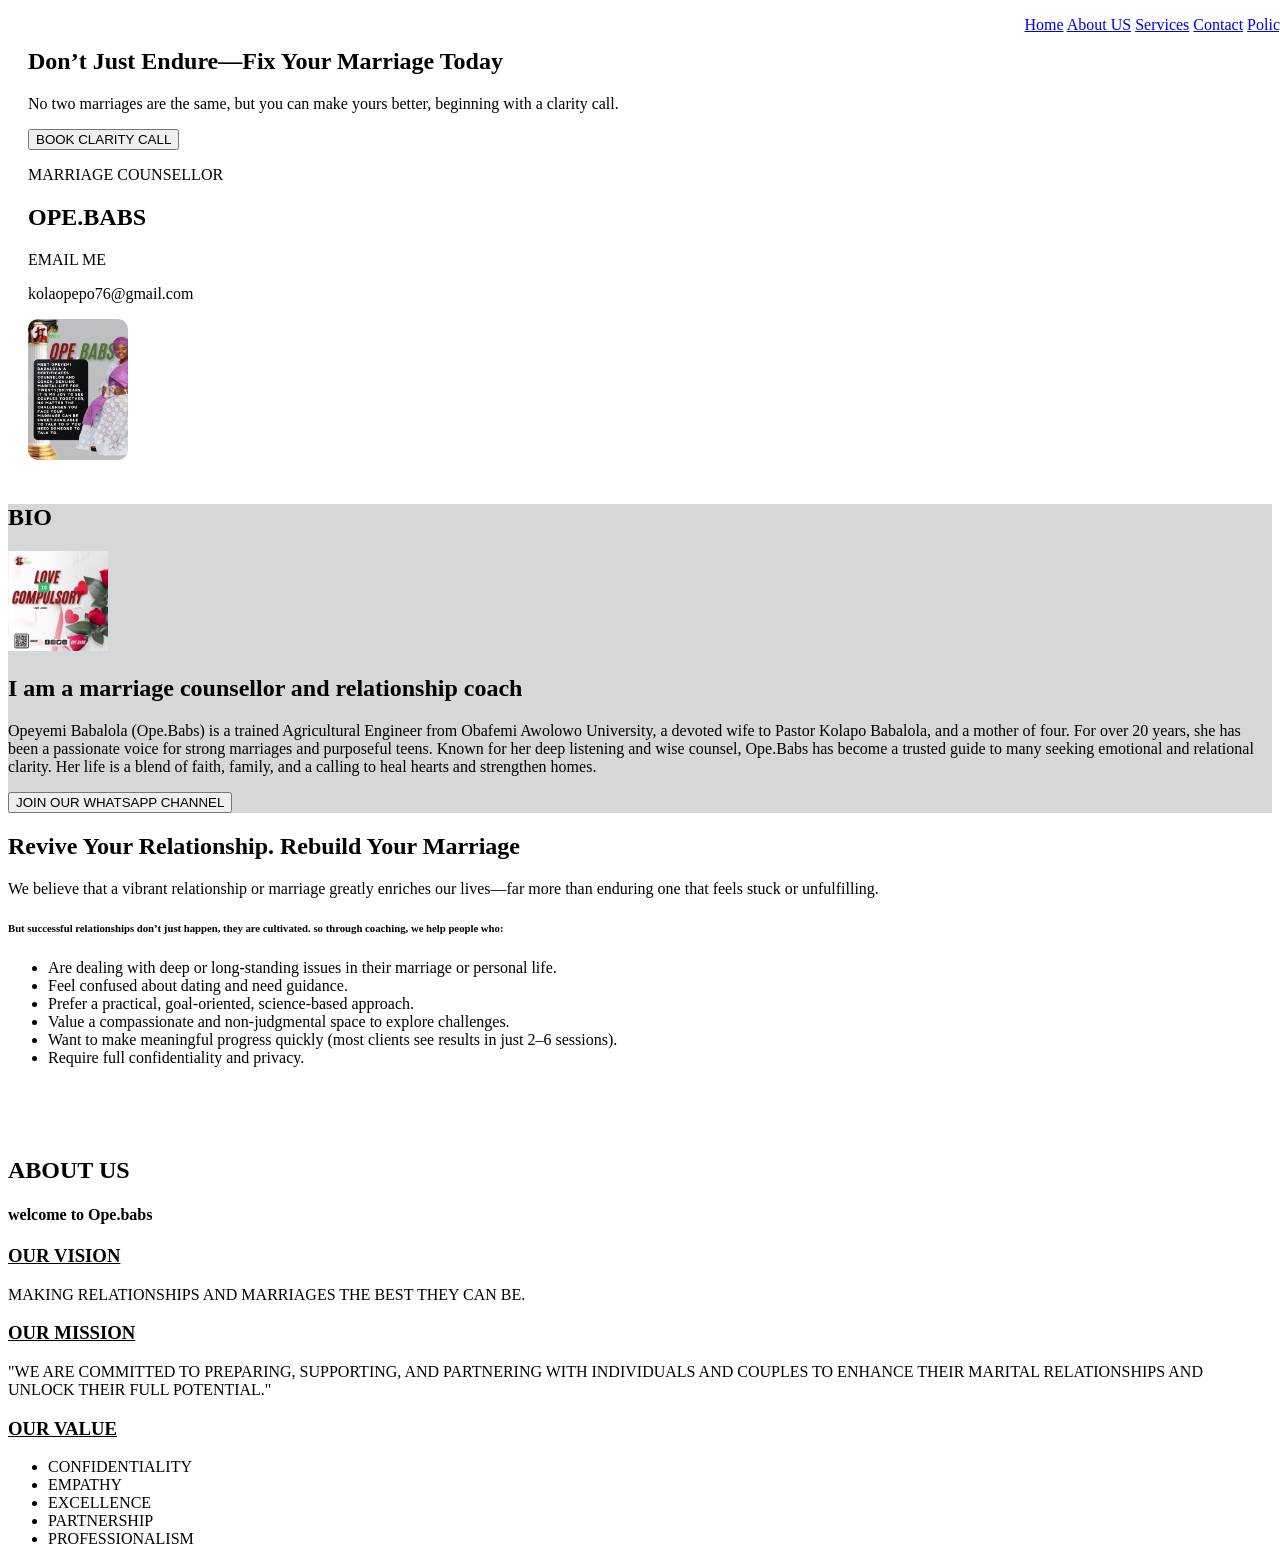
<file: opebabs/index.html>
<!DOCTYPE html>
<html lang="en">
<head>
    <meta charset="UTF-8">
    <meta name="viewport" content="width=device-width, initial-scale=1.0">
    <title>Opebabs</title>
    <link rel="stylesheet" href="styles.css">
    <link rel="icon" href="mama babs logo.png" type="image/gif">
     <link href='https://unpkg.com/boxicons@2.1.4/css/boxicons.min.css' rel='stylesheet'>
</head>
<body>
    <nav>
     <video id="logoVideo" autoplay muted loop playsinline>
     <source src="mum babs.mp4" type="video/mp4">
     </video></div>  
       <ul class="links" >
          <a href="#home">Home</a>   
          <a href="#bio">About US</a>
          <a href="process.html">Services</a>
          <a href="#contact">Contact</a>
          <a href="privacy.html">Policy</a>
       </ul>
    </nav>
  
    <section id="home"> 
     <h1>Don’t Just Endure—Fix Your Marriage Today</h1>
     <p>No two marriages are the same, but you can make yours better, beginning with a clarity call.</p>
     <button>BOOK CLARITY CALL</button>
     <p>MARRIAGE COUNSELLOR</p>
     <h2>OPE.BABS</h2>
     <p>EMAIL ME</p>
     <p class="email">kolaopepo76@gmail.com</p>
    
     <img src="Intro.png">
  </section>

  <section id="bio">
     <h1>BIO</h1>
     <img src="soft compulsory.png" width="100px">
     <h2>I am a marriage counsellor and relationship coach</h2>
     <p>Opeyemi Babalola (Ope.Babs) is a trained Agricultural
        Engineer from Obafemi Awolowo University, a devoted
        wife to Pastor Kolapo Babalola, and a mother of four. For
        over 20 years, she has been a passionate voice for strong
        marriages and purposeful teens. Known for her deep
        listening and wise counsel, Ope.Babs has become a
        trusted guide to many seeking emotional and relational
        clarity. Her life is a blend of faith, family, and a calling to
        heal hearts and strengthen homes.</p>
      <button>JOIN OUR WHATSAPP CHANNEL</button>  
  </section>

  <section id="another">
    <h2>Revive Your Relationship. Rebuild Your Marriage</h2>
    <p>We believe that a vibrant relationship or marriage greatly enriches our lives—far more than enduring one
       that feels stuck or unfulfilling.
    </p>
    <h6>But successful relationships don’t just happen, they are cultivated. so through coaching, we help people who:</h6>
    <ul>
      <li>Are dealing with deep or long-standing issues in their marriage or personal life.</li>
      <li>Feel confused about dating and need guidance.</li>
      <li>Prefer a practical, goal-oriented, science-based approach.</li>
      <li>Value a compassionate and non-judgmental space to explore challenges.</li>
      <li>Want to make meaningful progress quickly (most clients see results in just 2–6 sessions).</li>
      <li>Require full confidentiality and privacy.</li>
    </ul>
  </section>

 

  <section id="about">
    <video id="logoVideo" autoplay muted loop playsinline>
      <source src="mum babs.mp4" type="video/mp4">
    </video>
    <h2> ABOUT US</h2>
    <h4>welcome to Ope.babs</h4>
      <div class="about-container">
            <div class="box">
              <h3><u>OUR VISION</u></h3>
              <p>MAKING RELATIONSHIPS AND MARRIAGES THE BEST THEY CAN BE.</p>
            </div> 

            <div class="box">
               <h3><u>OUR MISSION</u></h3>
               <p>"WE ARE COMMITTED TO PREPARING, SUPPORTING, AND
                  PARTNERING WITH INDIVIDUALS
                  AND COUPLES TO ENHANCE
                  THEIR MARITAL RELATIONSHIPS
                  AND UNLOCK THEIR FULL
                  POTENTIAL."
                </p>
            </div> 

            <div class="box">
              <h3><u>OUR VALUE</u></h3>
              <ul>
                <li>CONFIDENTIALITY</li>
                <li>EMPATHY</li>
                <li>EXCELLENCE</li>
                <li>PARTNERSHIP</li>
                <li>PROFESSIONALISM</li>
              </ul>
            </div>
      </div> 
  </section>
  <section id="cprocess"></section>

  <footer id="contact"





     <script src="mummy.js"></script>
</body>
</html>
</file>
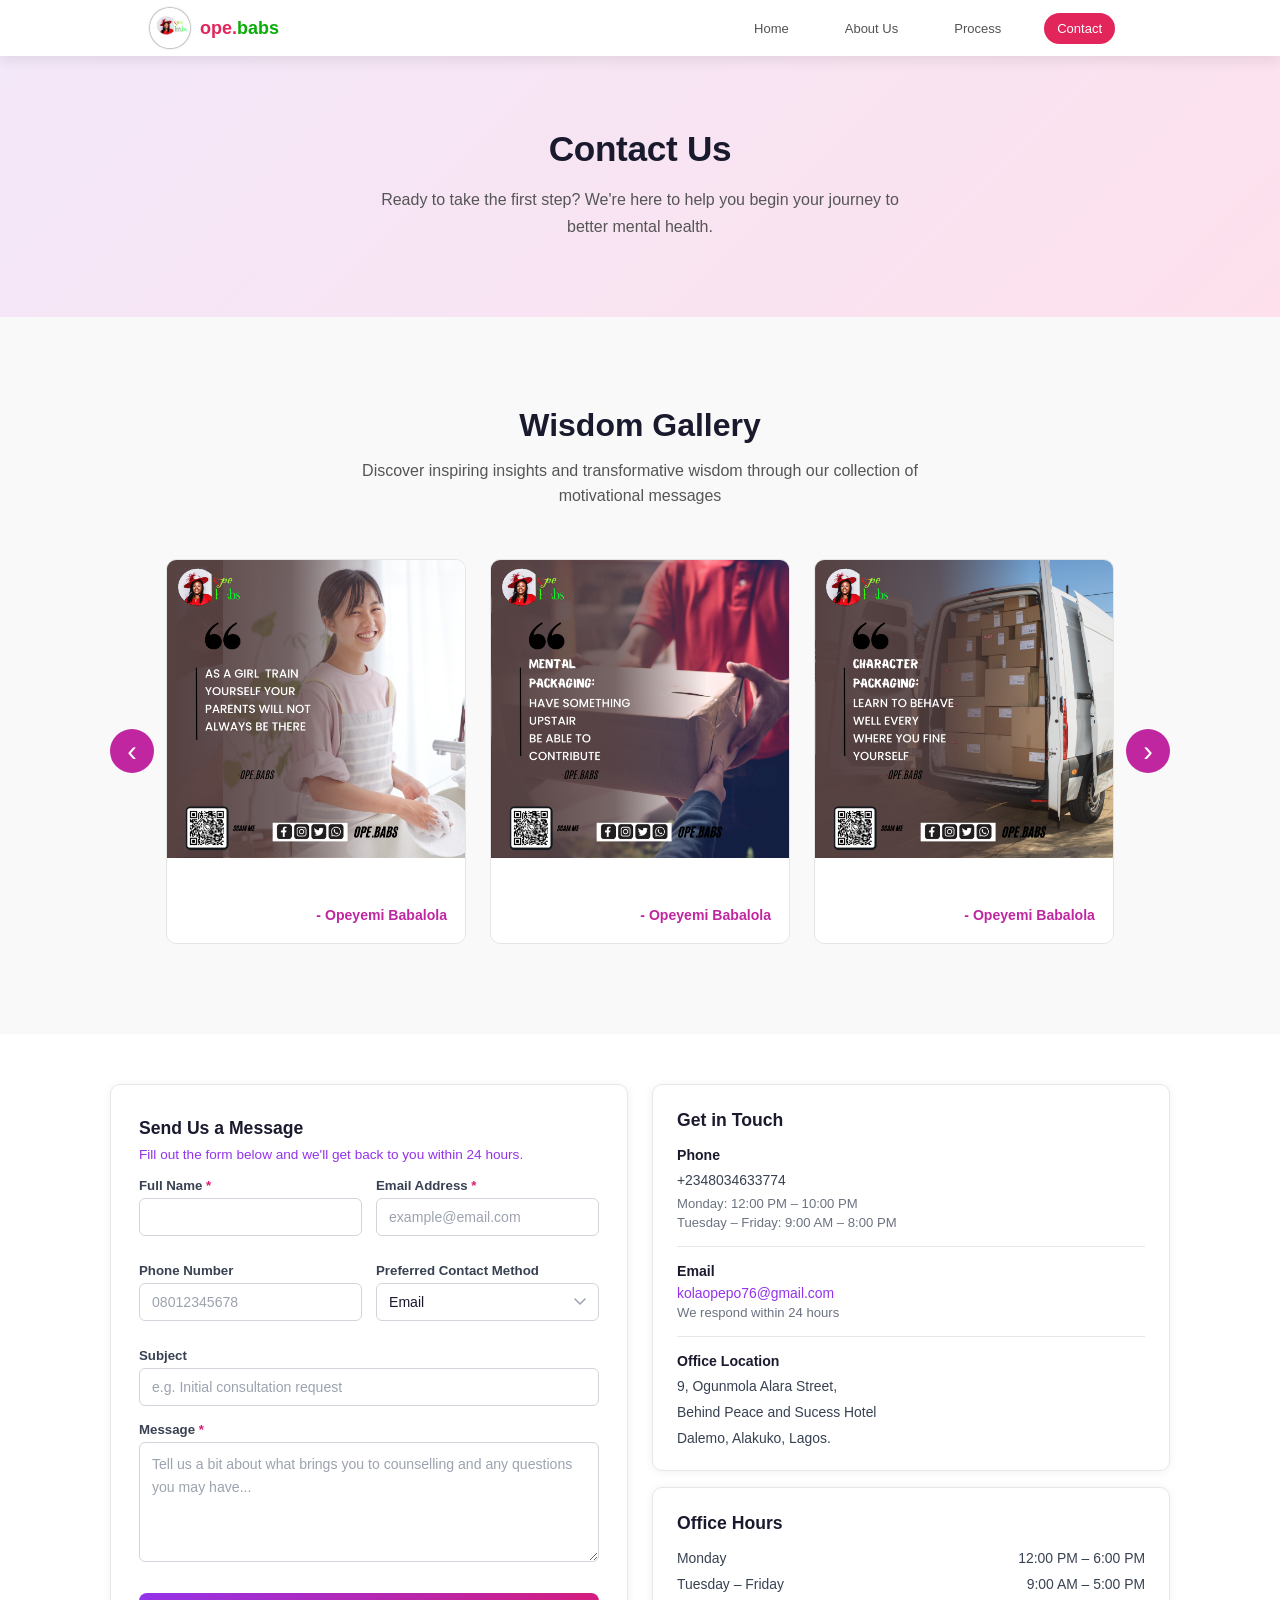
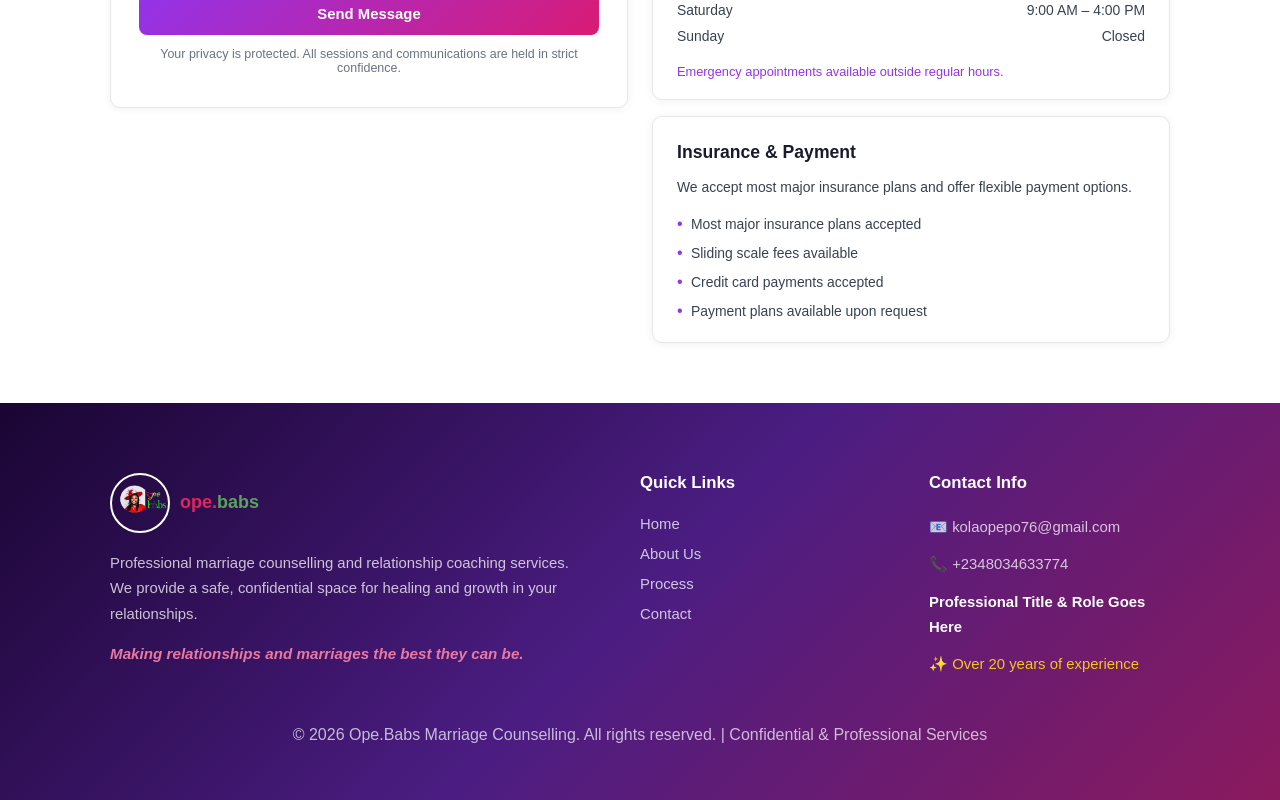
<file: contact/contact.html>
<!doctype html>
<html lang="en">
  <head>
    <meta charset="UTF-8" />
    <meta name="viewport" content="width=device-width, initial-scale=1.0" />
    <title>ope.babs - Marriage Counselling & Relationship Coaching</title>
    <!-- Basic Icons -->
    <link
      href="https://cdn.boxicons.com/3.0.8/fonts/basic/boxicons.min.css"
      rel="stylesheet"
    />
    <!-- Filled Icons -->
    <link
      href="https://cdn.boxicons.com/3.0.8/fonts/filled/boxicons-filled.min.css"
      rel="stylesheet"
    />
    <!-- Brand Icons -->
    <link
      href="https://cdn.boxicons.com/3.0.8/fonts/brands/boxicons-brands.min.css"
      rel="stylesheet"
    />
    <link href="https://cdn.boxicons.com/animations.min.css" rel="stylesheet" />
    <link rel="preconnect" href="https://fonts.googleapis.com" />
    <link rel="preconnect" href="https://fonts.gstatic.com" crossorigin />
    <link
      href="https://fonts.googleapis.com/css2?family=Plus+Jakarta+Sans:ital,wght@0,200..800;1,200..800&display=swap"
      rel="stylesheet"
    />
    <link rel="icon" type="image/png" href="./mama babs logo.png" />
    <link rel="stylesheet" href="../home/styles.css" />
    <link rel="stylesheet" href="./contact.css" />
  </head>
  <body>
    <header class="header">
      <nav class="navbar">
        <div class="logo">
          <img src="./mama babs logo.png" alt="ope.babs logo" />
          <span>ope.<span style="color: rgb(9, 172, 9)">babs</span></span>
        </div>
        <ul class="nav-links">
          <li><a href="../index.html">Home</a></li>
          <li><a href="../about/index.html">About Us</a></li>
          <li><a href="../process/process.html">Process</a></li>
          <li><a href="./contact.css" class="active">Contact</a></li>
        </ul>
      </nav>
    </header>

    <section class="contact-hero">
      <div class="contact-hero-container">
        <h2 class="contact-hero-title">Contact Us</h2>
        <p class="contact-hero-text">
          Ready to take the first step? We're here to help you begin your
          journey to better mental health.
        </p>
      </div>
    </section>

    <section class="gallery-section">
      <div class="container">
        <h2 class="section-title">Wisdom Gallery</h2>
        <p class="section-subtitle">
          Discover inspiring insights and transformative wisdom through our
          collection of motivational messages
        </p>

        <div class="gallery-wrapper">
          <button class="gallery-btn prev" aria-label="Previous">
            &#8249;
          </button>

          <div class="gallery-viewport">
            <div class="gallery-track">
              <div class="gallery-card">
                <img
                  src="../opebabs/AS A BOY LEARN TO BE A MAN EARLY LIFE WILL NOT WAIT FOR YOU. (5).png"
                  alt="Gallery Image 1"
                />
                <div class="card-caption">
                  <p class="quote-text">"Quote text goes here"</p>
                  <span class="quote-author">- Opeyemi Babalola</span>
                </div>
              </div>

              <div class="gallery-card">
                <img
                  src="../opebabs/AS A BOY LEARN TO BE A MAN EARLY LIFE WILL NOT WAIT FOR YOU. (6).png"
                  alt="Gallery Image 2"
                />
                <div class="card-caption">
                  <p class="quote-text">"Quote text goes here"</p>
                  <span class="quote-author">- Opeyemi Babalola</span>
                </div>
              </div>

              <div class="gallery-card">
                <img
                  src="../opebabs/AS A BOY LEARN TO BE A MAN EARLY LIFE WILL NOT WAIT FOR YOU. (7).png"
                  alt="Gallery Image 3"
                />
                <div class="card-caption">
                  <p class="quote-text">"Quote text goes here"</p>
                  <span class="quote-author">- Opeyemi Babalola</span>
                </div>
              </div>

              <div class="gallery-card">
                <img
                  src="../opebabs/AS A BOY LEARN TO BE A MAN EARLY LIFE WILL NOT WAIT FOR YOU. (8).png"
                  alt="Gallery Image 4"
                />
                <div class="card-caption">
                  <p class="quote-text">"Quote text goes here"</p>
                  <span class="quote-author">- Opeyemi Babalola</span>
                </div>
              </div>

              <div class="gallery-card">
                <img
                  src="../opebabs/soft compulsory.png"
                  alt="Gallery Image 5"
                />
                <div class="card-caption">
                  <p class="quote-text">"Quote text goes here"</p>
                  <span class="quote-author">- Opeyemi Babalola</span>
                </div>
              </div>

              <div class="gallery-card">
                <img
                  src="../opebabs/WhatsApp Image 2025-05-26 at 10.42.18 AM.jpeg"
                  alt="Gallery Image 6"
                />
                <div class="card-caption">
                  <p class="quote-text">"Quote text goes here"</p>
                  <span class="quote-author">- Opeyemi Babalola</span>
                </div>
              </div>

              <div class="gallery-card">
                <img
                  src="../opebabs/WhatsApp Image 2025-05-29 at 8.26.15 AM.jpeg"
                  alt="Gallery Image 6"
                />
                <div class="card-caption">
                  <p class="quote-text">"Quote text goes here"</p>
                  <span class="quote-author">- Opeyemi Babalola</span>
                </div>
              </div>

              <div class="gallery-card">
                <img
                  src="../opebabs/WhatsApp Image 2025-05-29 at 8.26.29 AM.jpeg"
                  alt="Gallery Image 6"
                />
                <div class="card-caption">
                  <p class="quote-text">"Quote text goes here"</p>
                  <span class="quote-author">- Opeyemi Babalola</span>
                </div>
              </div>

              <div class="gallery-card">
                <img
                  src="../opebabs/WhatsApp Image 2025-05-29 at 8.28.06 AM.jpeg"
                  alt="Gallery Image 6"
                />
                <div class="card-caption">
                  <p class="quote-text">"Quote text goes here"</p>
                  <span class="quote-author">- Opeyemi Babalola</span>
                </div>
              </div>
            </div>
          </div>

          <button class="gallery-btn next" aria-label="Next">&#8250;</button>
        </div>
      </div>
    </section>

    <!-- ==============================
       MAIN CONTACT LAYOUT
       ============================== -->
    <section class="ct-section">
      <div class="ct-container">
        <!-- ======= LEFT: FORM ======= -->
        <div class="ct-form-wrap">
          <h3 class="ct-card-title">Send Us a Message</h3>
          <p class="ct-form-subtitle">
            Fill out the form below and we'll get back to you within 24 hours.
          </p>

          <form
            class="ct-form"
            id="contactForm"
            action="#"
            method="post"
            novalidate
          >
            <div class="ct-row">
              <div class="ct-group">
                <label class="ct-label" for="full-name">
                  Full Name <span class="ct-required">*</span>
                </label>

                <input
                  class="ct-input"
                  type="text"
                  id="full-name"
                  name="full-name"
                  required
                />

                <small class="ct-error" id="name-error"></small>
              </div>

              <div class="ct-group">
                <label class="ct-label" for="email">
                  Email Address <span class="ct-required">*</span>
                </label>

                <input
                  class="ct-input"
                  type="email"
                  id="email"
                  name="email"
                  required
                  placeholder="example@email.com"
                />

                <small class="ct-error" id="email-error"></small>
              </div>
            </div>

            <div class="ct-row">
              <div class="ct-group">
                <label class="ct-label" for="phone">Phone Number</label>

                <input
                  class="ct-input"
                  type="tel"
                  id="phone"
                  name="phone"
                  inputmode="numeric"
                  pattern="[0-9]{11}"
                  maxlength="11"
                  placeholder="08012345678"
                />

                <small class="ct-error" id="phone-error"></small>
              </div>

              <div class="ct-group">
                <label class="ct-label" for="contact-method">
                  Preferred Contact Method
                </label>

                <select
                  class="ct-input ct-select"
                  id="contact-method"
                  name="contact-method"
                >
                  <option value="email">Email</option>
                  <option value="phone">Phone</option>
                  <option value="whatsapp">WhatsApp</option>
                </select>
              </div>
            </div>

            <div class="ct-group">
              <label class="ct-label" for="subject">Subject</label>

              <input
                class="ct-input"
                type="text"
                id="subject"
                name="subject"
                placeholder="e.g. Initial consultation request"
              />
            </div>

            <div class="ct-group">
              <label class="ct-label" for="message">
                Message <span class="ct-required">*</span>
              </label>

              <textarea
                class="ct-input ct-textarea"
                id="message"
                name="message"
                required
                placeholder="Tell us a bit about what brings you to counselling and any questions you may have..."
              ></textarea>

              <small class="ct-error" id="message-error"></small>
            </div>

            <button type="submit" class="ct-btn">Send Message</button>

            <!-- SUCCESS MESSAGE -->
            <div class="ct-success" id="formSuccess" role="alert">
              <strong>Form Submitted Successfully!</strong>
              <br />
              We will reach out to you as soon as possible.
            </div>

            <p class="ct-disclaimer">
              Your privacy is protected. All sessions and communications are
              held in strict confidence.
            </p>
          </form>
        </div>

        <!-- ======= RIGHT: INFO CARDS ======= -->
        <div class="ct-info-wrap">
          <!-- Get in Touch -->
          <div class="ct-info-card">
            <h3 class="ct-card-title">Get in Touch</h3>

            <div class="ct-info-block">
              <h4 class="ct-info-heading">Phone</h4>
              <p class="ct-info-value">+2348034633774</p>
              <p class="ct-info-sub">Monday: 12:00 PM – 10:00 PM</p>
              <p class="ct-info-sub">Tuesday – Friday: 9:00 AM – 8:00 PM</p>
            </div>

            <div class="ct-divider"></div>

            <div class="ct-info-block">
              <h4 class="ct-info-heading">Email</h4>
              <a href="mailto:kolaopepo76@gmail.com" class="ct-info-link"
                >kolaopepo76@gmail.com</a
              >
              <p class="ct-info-sub">We respond within 24 hours</p>
            </div>

            <div class="ct-divider"></div>

            <div class="ct-info-block">
              <h4 class="ct-info-heading">Office Location</h4>
              <p class="ct-info-value">9, Ogunmola Alara Street,</p>
              <p class="ct-info-value">Behind Peace and Sucess Hotel</p>
              <p class="ct-info-value">Dalemo, Alakuko, Lagos.</p>
            </div>
          </div>

          <!-- Office Hours -->
          <div class="ct-info-card">
            <h3 class="ct-card-title">Office Hours</h3>

            <div class="ct-hours-list">
              <div class="ct-hours-row">
                <span class="ct-hours-day">Monday</span>
                <span class="ct-hours-time">12:00 PM – 6:00 PM</span>
              </div>
              <div class="ct-hours-row">
                <span class="ct-hours-day">Tuesday – Friday</span>
                <span class="ct-hours-time">9:00 AM – 5:00 PM</span>
              </div>
              <div class="ct-hours-row">
                <span class="ct-hours-day">Saturday</span>
                <span class="ct-hours-time">9:00 AM – 4:00 PM</span>
              </div>
              <div class="ct-hours-row">
                <span class="ct-hours-day">Sunday</span>
                <span class="ct-hours-time">Closed</span>
              </div>
            </div>

            <p class="ct-hours-note">
              Emergency appointments available outside regular hours.
            </p>
          </div>

          <!-- Insurance & Payment -->
          <div class="ct-info-card">
            <h3 class="ct-card-title">Insurance &amp; Payment</h3>
            <p class="ct-info-value ct-info-para">
              We accept most major insurance plans and offer flexible payment
              options.
            </p>
            <ul class="ct-payment-list">
              <li>Most major insurance plans accepted</li>
              <li>Sliding scale fees available</li>
              <li>Credit card payments accepted</li>
              <li>Payment plans available upon request</li>
            </ul>
          </div>
        </div>
      </div>
    </section>

    <footer class="footer">
      <div class="footer-container">
        <!-- Column 1: Brand -->
        <div class="footer-column footer-brand">
          <div class="footer-logo">
            <img src="./mama babs logo.png" alt="ope.babs logo" />
            <span>ope.<span style="color: rgb(89, 164, 89)">babs</span></span>
          </div>

          <p class="footer-text">
            Professional marriage counselling and relationship coaching
            services. We provide a safe, confidential space for healing and
            growth in your relationships.
          </p>

          <p class="footer-highlight">
            Making relationships and marriages the best they can be.
          </p>

          <ul class="social-links">
            <li>
              <i
                class="bxl bx-facebook-circle bx-breathe bx-remove-padding"
                style="color: #ffffff"
              ></i>
            </li>
            <li>
              <i
                class="bxl bx-instagram bx-breathe bx-remove-padding"
                style="color: #ffffff"
              ></i>
            </li>
            <li>
              <i
                class="bxl bx-twitter-x bx-breathe bx-remove-padding"
                style="color: #ffffff"
              ></i>
            </li>
            <li>
              <i
                class="bxl bx-whatsapp bx-breathe bx-remove-padding"
                style="color: #ffffff"
              ></i>
            </li>
          </ul>
        </div>

        <!-- Column 2: Quick Links -->
        <div class="footer-column">
          <h4 class="footer-title">Quick Links</h4>

          <ul class="footer-links">
            <li><a href="../index.html" class="footer-link">Home</a></li>
            <li>
              <a href="../about/index.html" class="footer-link">About Us</a>
            </li>
            <li>
              <a href="../process/process.html" class="footer-link">Process</a>
            </li>
            <li>
              <a href="../contact/contact.html" class="footer-link">Contact</a>
            </li>
          </ul>
        </div>

        <!-- Column 3: Contact Info -->
        <div class="footer-column">
          <h4 class="footer-title">Contact Info</h4>

          <div class="footer-contact">
            <p class="footer-text" id="footer-email">
              <a>📧 kolaopopepo76@gmail.com </a>
            </p>
            <p class="footer-text">
              <a
                href="https://wa.me/2348034633774?text=Hello%20there"
                target="_blank"
                rel="noopener"
                >📞 +2348034633774</a
              >
            </p>
            <p class="footer-text footer-role">
              Professional Title &amp; Role Goes Here
            </p>
            <p class="footer-text footer-experience">
              ✨ Over 20 years of experience
            </p>
          </div>
        </div>
      </div>
      <div class="footer-bottom">
        <p class="footer-bottom-text">
          &copy; 2026 Ope.Babs Marriage Counselling. All rights reserved. |
          Confidential &amp; Professional Services
        </p>
      </div>
    </footer>
    <script src="../home/script.js"></script>
  </body>
</html>
</file>
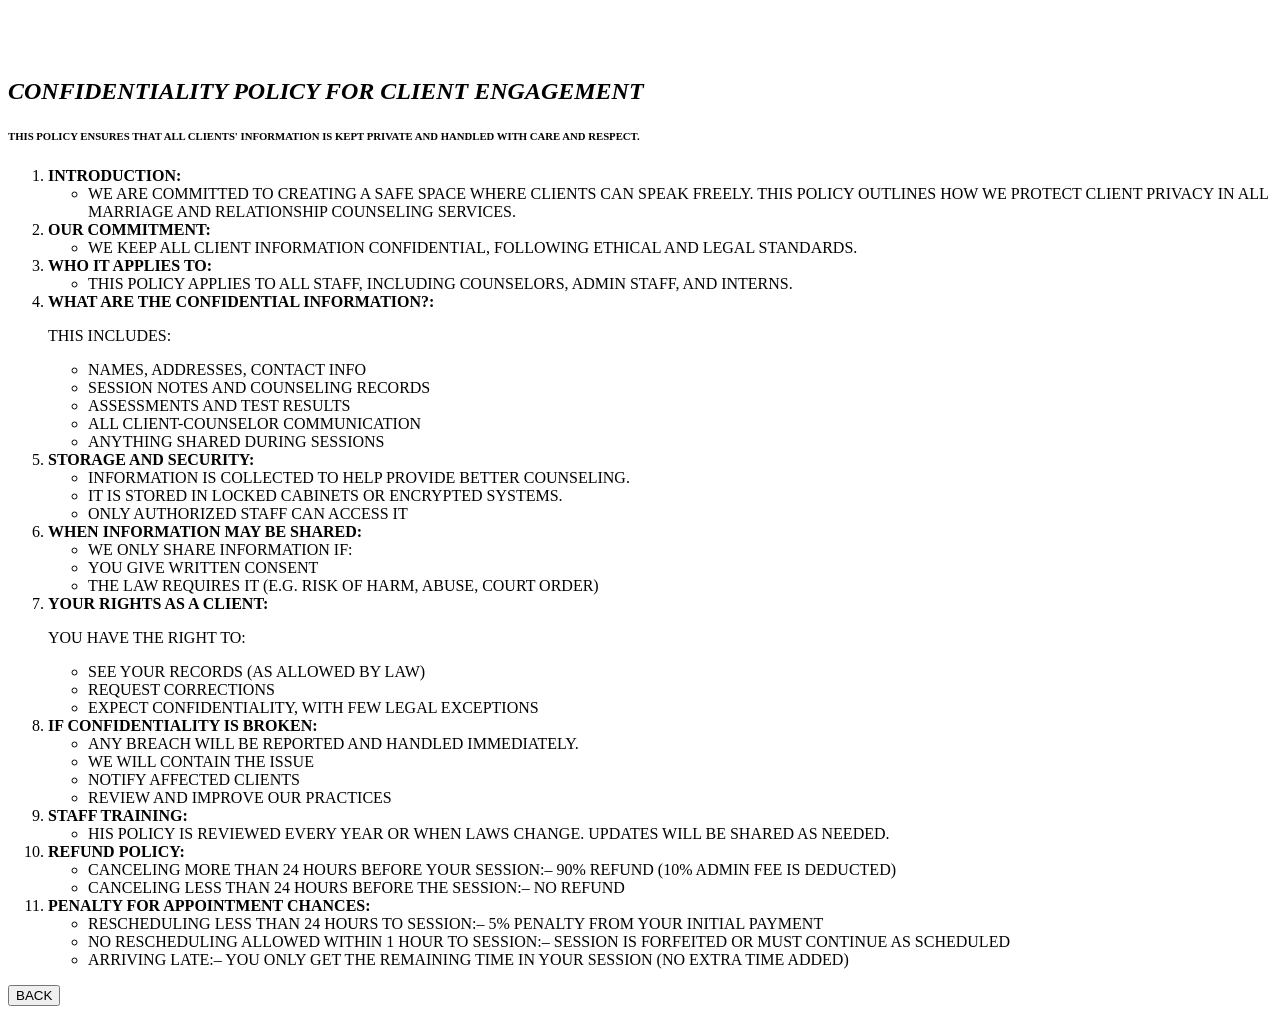
<file: opebabs/privacy.html>
<html lang="en">
<head>
    <meta charset="UTF-8">
    <meta name="viewport" content="width=device-width, initial-scale=1.0">
    <title>Ope Babs</title>
    <link rel="stylesheet" href="process.css">
    <link rel="icon" href="mama babs logo.png" type="image/gif">
    <link href='https://unpkg.com/boxicons@2.1.4/css/boxicons.min.css' rel='stylesheet'>
</head>
<body>
     <video id="logoVideo" autoplay muted loop playsinline>
         <source src="mum babs.mp4" type="video/mp4">
     </video>
     <h2><i>CONFIDENTIALITY POLICY FOR CLIENT ENGAGEMENT</i></h2>
     <h6>THIS POLICY ENSURES THAT ALL CLIENTS' INFORMATION IS KEPT PRIVATE AND HANDLED WITH CARE AND RESPECT.</h6>
     <ol>
        <li><b>INTRODUCTION:</b></li>
            <ul>
              <li>WE ARE COMMITTED TO CREATING A SAFE SPACE WHERE CLIENTS CAN SPEAK FREELY. THIS POLICY
                OUTLINES HOW WE PROTECT CLIENT PRIVACY IN ALL MARRIAGE AND RELATIONSHIP COUNSELING SERVICES.</li>
            </ul>
        <li><b>OUR COMMITMENT:</b></li>
            <ul>
                <li>WE KEEP ALL CLIENT INFORMATION CONFIDENTIAL, FOLLOWING ETHICAL AND LEGAL STANDARDS.</li>
            </ul>
        <li><b>WHO IT APPLIES TO:</b></li>
             <ul>
                <li>THIS POLICY APPLIES TO ALL STAFF, INCLUDING COUNSELORS, ADMIN STAFF, AND INTERNS.</li>
            </ul>
        <li><b>WHAT ARE THE CONFIDENTIAL INFORMATION?:</b></li>
            <p>THIS INCLUDES:</p>
            <ul>
                <li>NAMES, ADDRESSES, CONTACT INFO</li>
                <li>SESSION NOTES AND COUNSELING RECORDS</li>
                <li>ASSESSMENTS AND TEST RESULTS</li>
                <li>ALL CLIENT-COUNSELOR COMMUNICATION</li>
                <li>ANYTHING SHARED DURING SESSIONS</li>
            </ul>
        <li><b>STORAGE AND SECURITY:</b></li>
            <ul>
                <li>INFORMATION IS COLLECTED TO HELP PROVIDE BETTER COUNSELING.</li>
                <li>IT IS STORED IN LOCKED CABINETS OR ENCRYPTED SYSTEMS.</li>
                <li>ONLY AUTHORIZED STAFF CAN ACCESS IT</li>
            </ul>
        <li><b>WHEN INFORMATION MAY BE SHARED:</b></li>
            <ul>
               <li>WE ONLY SHARE INFORMATION IF:</li>
               <li>YOU GIVE WRITTEN CONSENT</li>
               <li>THE LAW REQUIRES IT (E.G. RISK OF HARM, ABUSE, COURT ORDER)</li>
            </ul>
        <li><b>YOUR RIGHTS AS A CLIENT:</b></li>
        <p>YOU HAVE THE RIGHT TO:</p>
            <ul>
               <li>SEE YOUR RECORDS (AS ALLOWED BY LAW)</li>
               <li>REQUEST CORRECTIONS</li>
               <li>EXPECT CONFIDENTIALITY, WITH FEW LEGAL EXCEPTIONS</li>
            </ul>
        <li><b>IF CONFIDENTIALITY IS BROKEN:</b></li>
            <ul>
              <li>ANY BREACH WILL BE REPORTED AND HANDLED IMMEDIATELY.</li>
              <li>WE WILL CONTAIN THE ISSUE</li>
              <li>NOTIFY AFFECTED CLIENTS</li>
              <li>REVIEW AND IMPROVE OUR PRACTICES</li>
            </ul>
        <li><b>STAFF TRAINING:</b></li>
            <ul>
                <li>HIS POLICY IS REVIEWED EVERY YEAR OR WHEN LAWS CHANGE. UPDATES WILL BE SHARED AS
                NEEDED.</li>
            </ul>
        <li><b>REFUND POLICY:</b></li>
            <ul>
                <li>CANCELING MORE THAN 24 HOURS BEFORE YOUR SESSION:– 90% REFUND (10% ADMIN FEE IS DEDUCTED)</li>
                <li>CANCELING LESS THAN 24 HOURS BEFORE THE SESSION:– NO REFUND</li>
            </ul>
        <li><b>PENALTY FOR APPOINTMENT CHANCES:</b></li>
            <ul>
                <li>RESCHEDULING LESS THAN 24 HOURS TO SESSION:– 5% PENALTY FROM YOUR INITIAL PAYMENT</li>
                <li>NO RESCHEDULING ALLOWED WITHIN 1 HOUR TO SESSION:– SESSION IS FORFEITED OR MUST CONTINUE AS SCHEDULED</li>
                <li>ARRIVING LATE:– YOU ONLY GET THE REMAINING TIME IN YOUR SESSION (NO EXTRA TIME ADDED)</li>
            </ul>
     </ol>

<a href="index.html"><button>BACK</button></a>
</body>
</html>
</file>
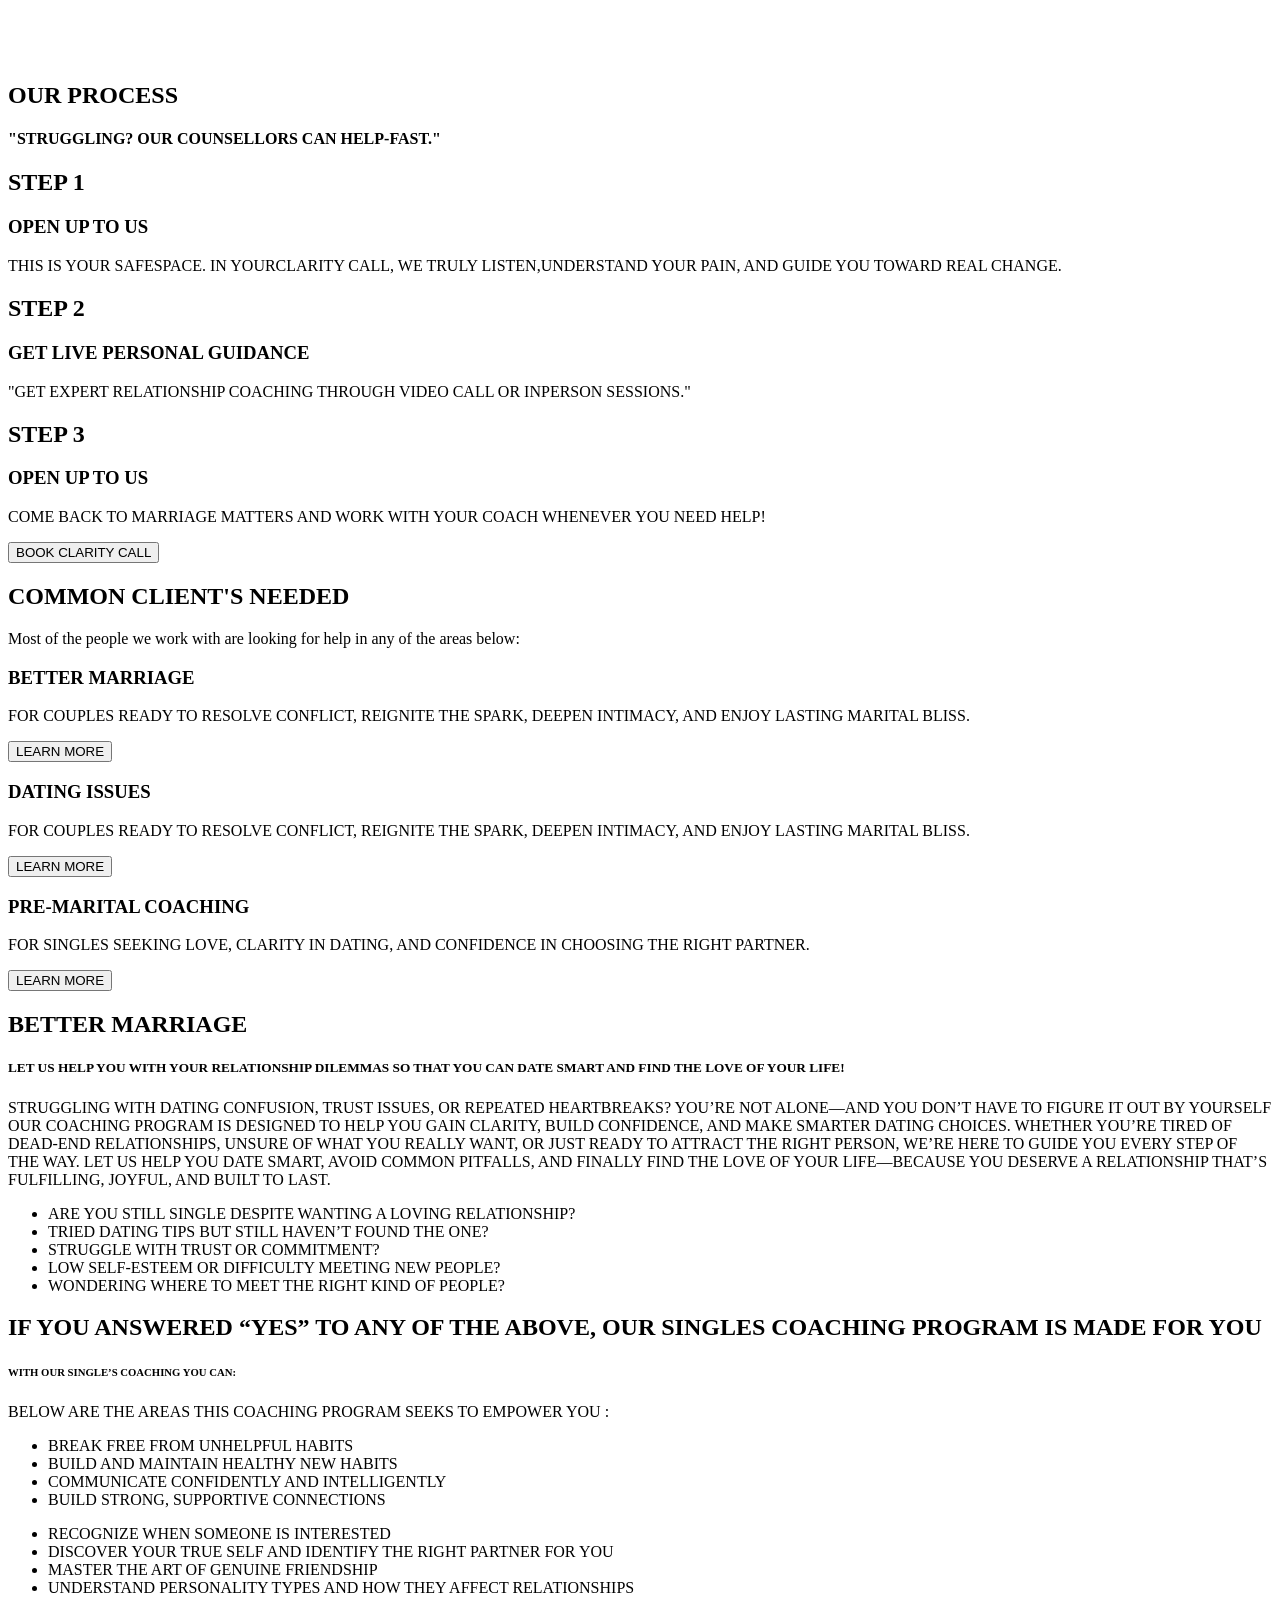
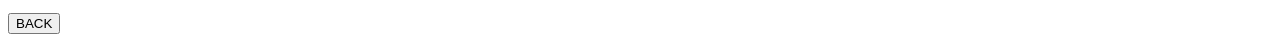
<file: opebabs/process.html>
<!DOCTYPE html>
<html lang="en">
<head>
    <meta charset="UTF-8">
    <meta name="viewport" content="width=device-width, initial-scale=1.0">
    <title>Opebabs</title>
    <link rel="stylesheet" href="process.css">
    <link rel="icon" href="mama babs logo.png" type="image/gif">
     <link href='https://unpkg.com/boxicons@2.1.4/css/boxicons.min.css' rel='stylesheet'>
</head>
<body>
    <video id="logoVideo" autoplay muted loop playsinline>
     <source src="mum babs.mp4" type="video/mp4">
     </video>
    <section id="process">
          <h1>OUR PROCESS</h1>
          <h4>"STRUGGLING? OUR COUNSELLORS CAN HELP-FAST."</h4>
          <div class="process-container">
              <div class="box">
                  <h1>STEP 1</h1>
                  <h3>OPEN UP TO US</h3>
                  <p>THIS IS YOUR SAFESPACE. IN YOURCLARITY CALL, WE TRULY LISTEN,UNDERSTAND YOUR PAIN, AND GUIDE YOU TOWARD REAL CHANGE.</p>
              </div> 

              <div class="box">
                <h1>STEP 2</h1>
                <h3>GET LIVE PERSONAL GUIDANCE</h3>
                  <p>"GET EXPERT RELATIONSHIP COACHING THROUGH VIDEO CALL OR INPERSON SESSIONS."</p>
              </div> 

              <div class="box">
                  <h1>STEP 3</h1>
                  <h3>OPEN UP TO US</h3>
                  <p>COME BACK TO MARRIAGE MATTERS AND WORK WITH YOUR COACH WHENEVER YOU NEED HELP!</p>
              </div> 
          </div> 
          <button>BOOK CLARITY CALL</button>
  </section>

  <section id="clients">
      <h2>COMMON CLIENT'S NEEDED</h2>
      <p>Most of the people we work with are looking for help in any of
          the areas below:
        </p>

        <div class="clients-container">
            <div class="box">
                  <h3>BETTER MARRIAGE</h3>
                  <p>FOR COUPLES READY TO RESOLVE CONFLICT, REIGNITE THE SPARK, DEEPEN INTIMACY, AND ENJOY LASTING MARITAL BLISS.</p>
                  <a href="#BETTER"><button>LEARN MORE</button></a>
            </div> 

            <div class="box">
                <h3>DATING ISSUES</h3>
                   <p>FOR COUPLES READY TO RESOLVE CONFLICT, REIGNITE THE SPARK, DEEPEN INTIMACY, AND ENJOY LASTING MARITAL BLISS.</p>
                  <a href="#questions"><button>LEARN MORE</button></a>
            </div> 

            <div class="box">
                  <h3>PRE-MARITAL COACHING</h3>
                  <p>FOR SINGLES SEEKING LOVE, CLARITY IN DATING, AND CONFIDENCE IN CHOOSING THE RIGHT PARTNER.</p>
                  <a href="#coaching"><button>LEARN MORE</button></a>
            </div>
        </div> 
  </section>

  <section id="BETTER">
        <h1>BETTER MARRIAGE</h1>
        <h5>LET US HELP YOU WITH YOUR RELATIONSHIP DILEMMAS SO THAT YOU CAN DATE
          SMART AND FIND THE LOVE OF YOUR LIFE!
        </h5>
        <p>STRUGGLING WITH DATING CONFUSION, TRUST ISSUES, OR REPEATED HEARTBREAKS? YOU’RE NOT ALONE—AND
           YOU DON’T HAVE TO FIGURE IT OUT BY YOURSELF OUR COACHING PROGRAM IS DESIGNED TO HELP YOU GAIN CLARITY, BUILD CONFIDENCE, AND MAKE SMARTER
           DATING CHOICES. WHETHER YOU’RE TIRED OF DEAD-END RELATIONSHIPS, UNSURE OF WHAT YOU REALLY WANT,
           OR JUST READY TO ATTRACT THE RIGHT PERSON, WE’RE HERE TO GUIDE YOU EVERY STEP OF THE WAY.
           LET US HELP YOU DATE SMART, AVOID COMMON PITFALLS, AND FINALLY FIND THE LOVE OF YOUR LIFE—BECAUSE
           YOU DESERVE A RELATIONSHIP THAT’S FULFILLING, JOYFUL, AND BUILT TO LAST.
        </p>
  </section>

  <section id="questions">
     <ul>
          <li>ARE YOU STILL SINGLE DESPITE WANTING A LOVING RELATIONSHIP?</li>
          <li>TRIED DATING TIPS BUT STILL HAVEN’T FOUND THE ONE?</li>
          <li>STRUGGLE WITH TRUST OR COMMITMENT?</li>
          <li>LOW SELF-ESTEEM OR DIFFICULTY MEETING NEW PEOPLE?</li>
          <li>WONDERING WHERE TO MEET THE RIGHT KIND OF PEOPLE?</li>
        </ul>
  </section>

    <section id="coaching">
        <h1>IF YOU ANSWERED “YES” TO ANY OF THE ABOVE, OUR SINGLES
            COACHING PROGRAM IS MADE FOR YOU
        </h1>
        <h6>WITH OUR SINGLE’S COACHING YOU CAN:</h6>
        <p>BELOW ARE THE AREAS THIS COACHING PROGRAM SEEKS TO EMPOWER YOU :</p>
      <div class="left">
         <ul>
             <li>BREAK FREE FROM UNHELPFUL HABITS</li>
             <li>BUILD AND MAINTAIN HEALTHY NEW HABITS</li>
             <li>COMMUNICATE CONFIDENTLY AND INTELLIGENTLY</li>
             <li>BUILD STRONG, SUPPORTIVE CONNECTIONS</li>
         </ul>
      </div>
         <div class="right">
         <ul>
             <li>RECOGNIZE WHEN SOMEONE IS INTERESTED</li>
             <li>DISCOVER YOUR TRUE SELF AND IDENTIFY THE RIGHT PARTNER FOR YOU</li>
             <li>MASTER THE ART OF GENUINE FRIENDSHIP</li>
             <li>UNDERSTAND PERSONALITY TYPES AND HOW THEY AFFECT RELATIONSHIPS</li>
         </ul>
      </div>
  </section>

  
    <a href="index.html"><button>BACK</button></a>
</body>
</html>
</file>
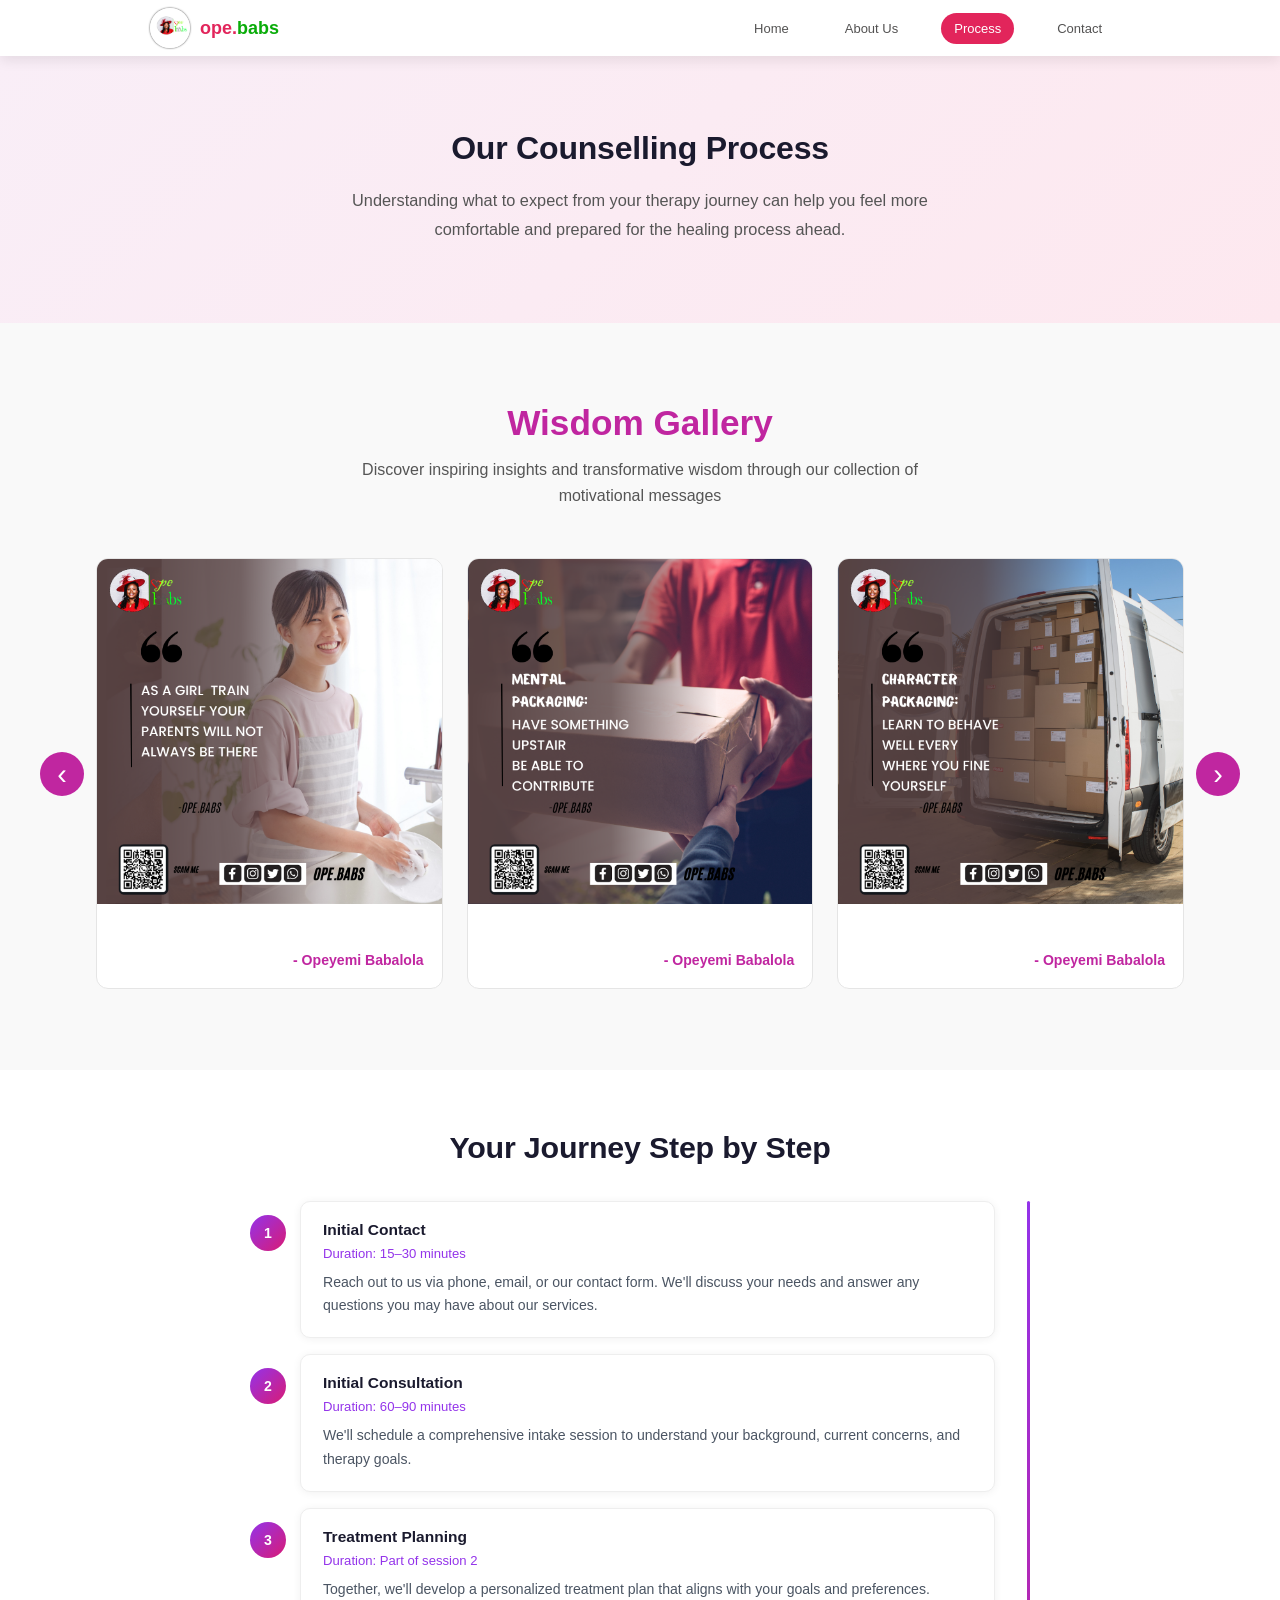
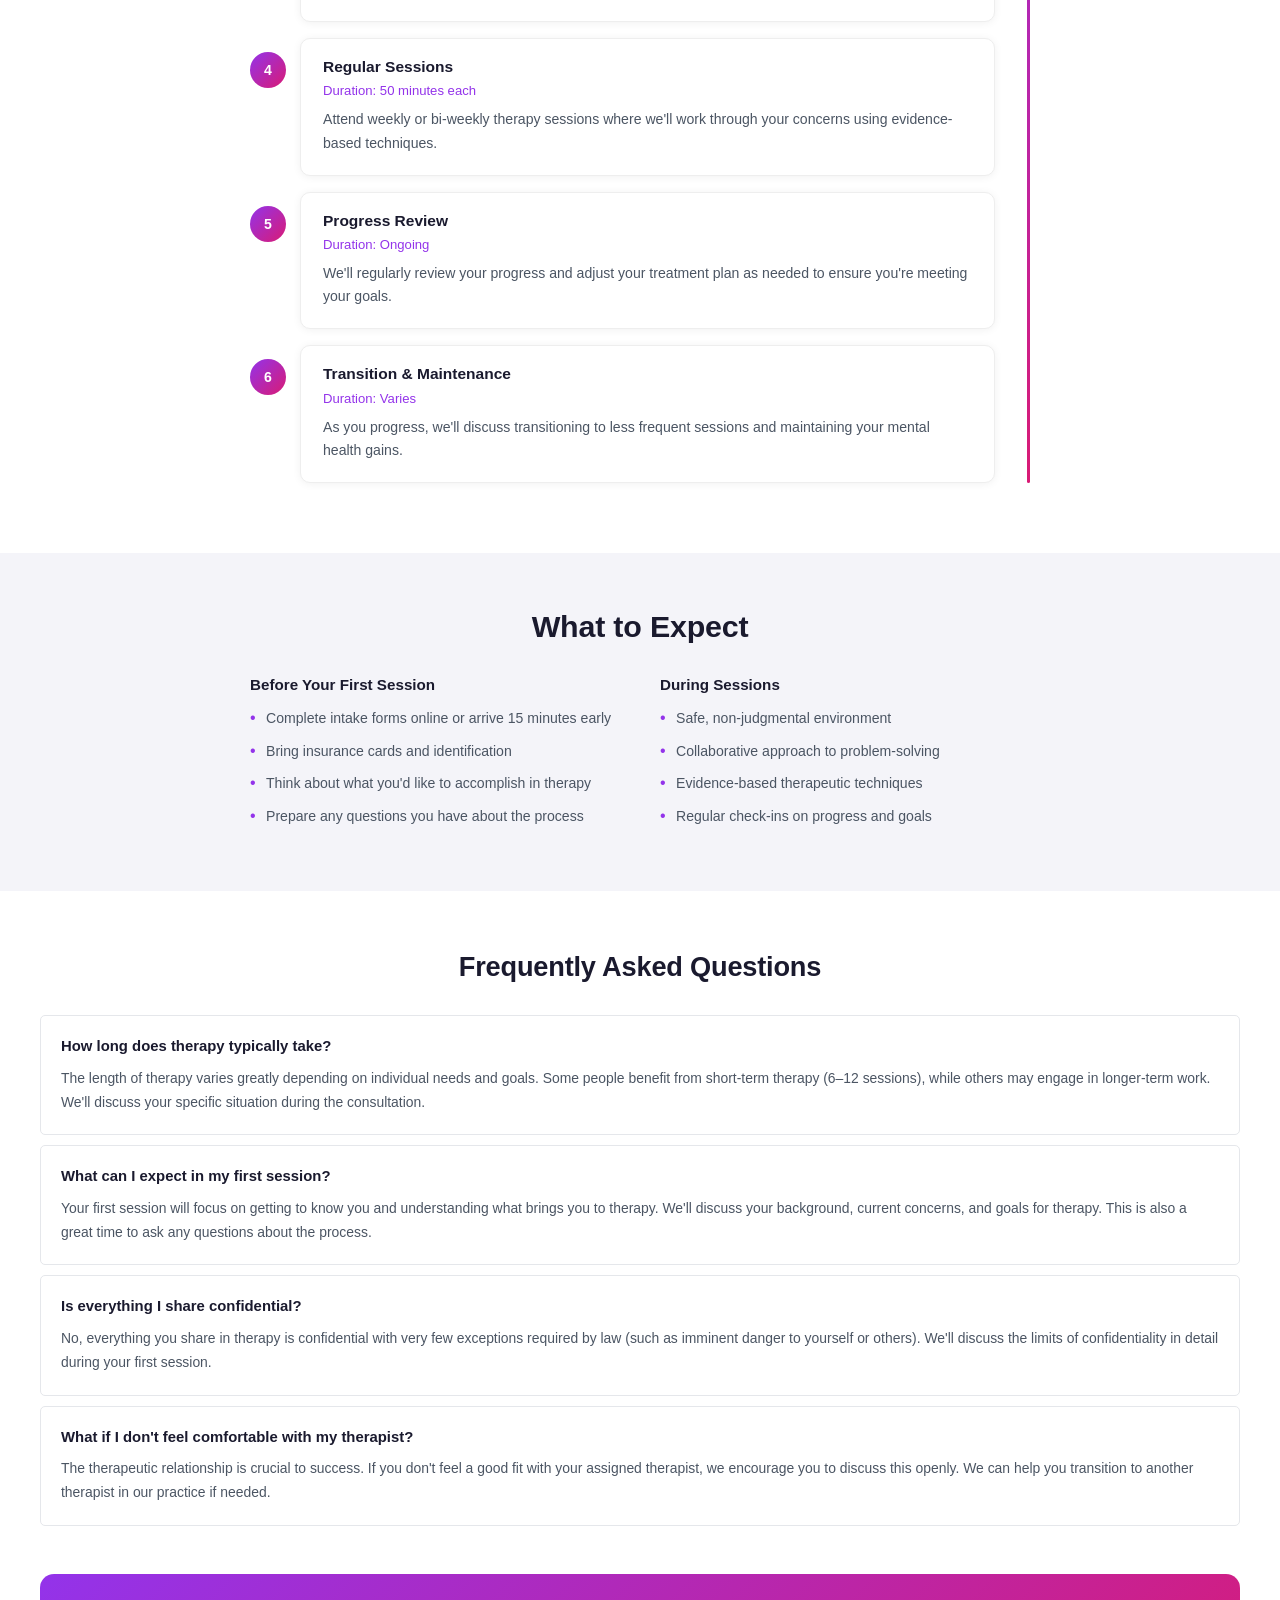
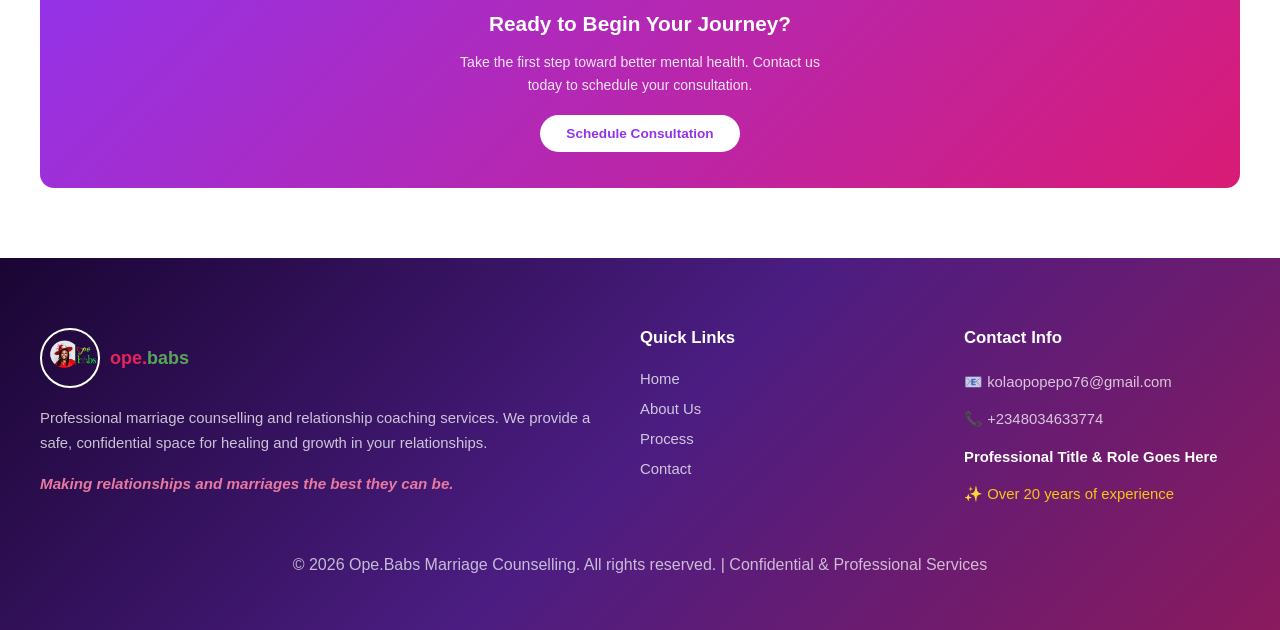
<file: process/process.html>
<!doctype html>
<html lang="en">
  <head>
    <meta charset="UTF-8" />
    <meta name="viewport" content="width=device-width, initial-scale=1.0" />
    <title>ope.babs - Marriage Counselling & Relationship Coaching</title>
    <!-- Basic Icons -->
    <link
      href="https://cdn.boxicons.com/3.0.8/fonts/basic/boxicons.min.css"
      rel="stylesheet"
    />
    <!-- Filled Icons -->
    <link
      href="https://cdn.boxicons.com/3.0.8/fonts/filled/boxicons-filled.min.css"
      rel="stylesheet"
    />
    <!-- Brand Icons -->
    <link
      href="https://cdn.boxicons.com/3.0.8/fonts/brands/boxicons-brands.min.css"
      rel="stylesheet"
    />
    <link href="https://cdn.boxicons.com/animations.min.css" rel="stylesheet" />
    <link rel="preconnect" href="https://fonts.googleapis.com" />
    <link rel="preconnect" href="https://fonts.gstatic.com" crossorigin />
    <link
      href="https://fonts.googleapis.com/css2?family=Plus+Jakarta+Sans:ital,wght@0,200..800;1,200..800&display=swap"
      rel="stylesheet"
    />
    <link rel="icon" type="image/png" href="./mama babs logo.png">
    <link rel="stylesheet" href="../home/styles.css" />
    <link rel="stylesheet" href="./process.css" />
  </head>
  <body>
    <header class="header">
      <nav class="navbar">
        <div class="logo">
          <img src="./mama babs logo.png" alt="ope.babs logo" />
          <span>ope.<span style="color: rgb(9, 172, 9)">babs</span></span>
        </div>
        <ul class="nav-links">
          <li><a href="../index.html">Home</a></li>
          <li><a href="../about/index.html">About Us</a></li>
          <li><a href="./process.html" class="active">Process</a></li>
          <li><a href="../contact/contact.html">Contact</a></li>
        </ul>
      </nav>
    </header>

    <section class="cp-section">
      <div class="cp-container">
        <h2 class="cp-title">Our Counselling Process</h2>
        <p class="cp-subtitle">
          Understanding what to expect from your therapy journey can help you
          feel more comfortable and prepared for the healing process ahead.
        </p>
      </div>
    </section>

    <section class="gallery-section">
      <div class="container">
        <h2 class="section-title">Wisdom Gallery</h2>
        <p class="section-subtitle">
          Discover inspiring insights and transformative wisdom through our
          collection of motivational messages
        </p>

        <div class="gallery-wrapper">
          <button class="gallery-btn prev" aria-label="Previous">
            &#8249;
          </button>

          <div class="gallery-viewport">
            <div class="gallery-track">
              <div class="gallery-card">
                <img
                  src="../opebabs/AS A BOY LEARN TO BE A MAN EARLY LIFE WILL NOT WAIT FOR YOU. (5).png"
                  alt="Gallery Image 1"
                />
                <div class="card-caption">
                  <p class="quote-text">"Quote text goes here"</p>
                  <span class="quote-author">- Opeyemi Babalola</span>
                </div>
              </div>

              <div class="gallery-card">
                <img
                  src="../opebabs/AS A BOY LEARN TO BE A MAN EARLY LIFE WILL NOT WAIT FOR YOU. (6).png"
                  alt="Gallery Image 2"
                />
                <div class="card-caption">
                  <p class="quote-text">"Quote text goes here"</p>
                  <span class="quote-author">- Opeyemi Babalola</span>
                </div>
              </div>

              <div class="gallery-card">
                <img
                  src="../opebabs/AS A BOY LEARN TO BE A MAN EARLY LIFE WILL NOT WAIT FOR YOU. (7).png"
                  alt="Gallery Image 3"
                />
                <div class="card-caption">
                  <p class="quote-text">"Quote text goes here"</p>
                  <span class="quote-author">- Opeyemi Babalola</span>
                </div>
              </div>

              <div class="gallery-card">
                <img
                  src="../opebabs/AS A BOY LEARN TO BE A MAN EARLY LIFE WILL NOT WAIT FOR YOU. (8).png"
                  alt="Gallery Image 4"
                />
                <div class="card-caption">
                  <p class="quote-text">"Quote text goes here"</p>
                  <span class="quote-author">- Opeyemi Babalola</span>
                </div>
              </div>

              <div class="gallery-card">
                <img
                  src="../opebabs/soft compulsory.png"
                  alt="Gallery Image 5"
                />
                <div class="card-caption">
                  <p class="quote-text">"Quote text goes here"</p>
                  <span class="quote-author">- Opeyemi Babalola</span>
                </div>
              </div>

              <div class="gallery-card">
                <img
                  src="../opebabs/WhatsApp Image 2025-05-26 at 10.42.18 AM.jpeg"
                  alt="Gallery Image 6"
                />
                <div class="card-caption">
                  <p class="quote-text">"Quote text goes here"</p>
                  <span class="quote-author">- Opeyemi Babalola</span>
                </div>
              </div>

              <div class="gallery-card">
                <img
                  src="../opebabs/WhatsApp Image 2025-05-29 at 8.26.15 AM.jpeg"
                  alt="Gallery Image 6"
                />
                <div class="card-caption">
                  <p class="quote-text">"Quote text goes here"</p>
                  <span class="quote-author">- Opeyemi Babalola</span>
                </div>
              </div>

              <div class="gallery-card">
                <img
                  src="../opebabs/WhatsApp Image 2025-05-29 at 8.26.29 AM.jpeg"
                  alt="Gallery Image 6"
                />
                <div class="card-caption">
                  <p class="quote-text">"Quote text goes here"</p>
                  <span class="quote-author">- Opeyemi Babalola</span>
                </div>
              </div>

              <div class="gallery-card">
                <img
                  src="../opebabs/WhatsApp Image 2025-05-29 at 8.28.06 AM.jpeg"
                  alt="Gallery Image 6"
                />
                <div class="card-caption">
                  <p class="quote-text">"Quote text goes here"</p>
                  <span class="quote-author">- Opeyemi Babalola</span>
                </div>
              </div>
            </div>
          </div>

          <button class="gallery-btn next" aria-label="Next">&#8250;</button>
        </div>
      </div>
    </section>

    <section class="journey-section">
      <div class="journey-container">
        <!-- ==============================
           HEADING
           ============================== -->
        <h2 class="journey-heading">Your Journey Step by Step</h2>

        <!-- ==============================
           STEPS + RIGHT DIVIDER
           ============================== -->
        <div class="journey-layout">
          <div class="journey-steps">
            <!-- Step 1 -->
            <div class="journey-step">
              <div class="step-badge">1</div>
              <div class="step-card">
                <h3 class="step-title">Initial Contact</h3>
                <span class="step-duration">Duration: 15–30 minutes</span>
                <p class="step-text">
                  Reach out to us via phone, email, or our contact form. We'll
                  discuss your needs and answer any questions you may have about
                  our services.
                </p>
              </div>
            </div>

            <!-- Step 2 -->
            <div class="journey-step">
              <div class="step-badge">2</div>
              <div class="step-card">
                <h3 class="step-title">Initial Consultation</h3>
                <span class="step-duration">Duration: 60–90 minutes</span>
                <p class="step-text">
                  We'll schedule a comprehensive intake session to understand
                  your background, current concerns, and therapy goals.
                </p>
              </div>
            </div>

            <!-- Step 3 -->
            <div class="journey-step">
              <div class="step-badge">3</div>
              <div class="step-card">
                <h3 class="step-title">Treatment Planning</h3>
                <span class="step-duration">Duration: Part of session 2</span>
                <p class="step-text">
                  Together, we'll develop a personalized treatment plan that
                  aligns with your goals and preferences.
                </p>
              </div>
            </div>

            <!-- Step 4 -->
            <div class="journey-step">
              <div class="step-badge">4</div>
              <div class="step-card">
                <h3 class="step-title">Regular Sessions</h3>
                <span class="step-duration">Duration: 50 minutes each</span>
                <p class="step-text">
                  Attend weekly or bi-weekly therapy sessions where we'll work
                  through your concerns using evidence-based techniques.
                </p>
              </div>
            </div>

            <!-- Step 5 -->
            <div class="journey-step">
              <div class="step-badge">5</div>
              <div class="step-card">
                <h3 class="step-title">Progress Review</h3>
                <span class="step-duration">Duration: Ongoing</span>
                <p class="step-text">
                  We'll regularly review your progress and adjust your treatment
                  plan as needed to ensure you're meeting your goals.
                </p>
              </div>
            </div>

            <!-- Step 6 -->
            <div class="journey-step">
              <div class="step-badge">6</div>
              <div class="step-card">
                <h3 class="step-title">Transition &amp; Maintenance</h3>
                <span class="step-duration">Duration: Varies</span>
                <p class="step-text">
                  As you progress, we'll discuss transitioning to less frequent
                  sessions and maintaining your mental health gains.
                </p>
              </div>
            </div>
          </div>

          <!-- Vertical gradient line -->
          <div class="journey-divider"></div>
        </div>
      </div>
    </section>

    <!-- ==============================
       WHAT TO EXPECT SECTION
       ============================== -->
    <section class="expect-section">
      <div class="expect-container">
        <h2 class="expect-heading">What to Expect</h2>

        <div class="expect-grid">
          <!-- Column 1 -->
          <div class="expect-col">
            <h4 class="expect-col-title">Before Your First Session</h4>
            <ul class="expect-list">
              <li>Complete intake forms online or arrive 15 minutes early</li>
              <li>Bring insurance cards and identification</li>
              <li>Think about what you'd like to accomplish in therapy</li>
              <li>Prepare any questions you have about the process</li>
            </ul>
          </div>

          <!-- Column 2 -->
          <div class="expect-col">
            <h4 class="expect-col-title">During Sessions</h4>
            <ul class="expect-list">
              <li>Safe, non-judgmental environment</li>
              <li>Collaborative approach to problem-solving</li>
              <li>Evidence-based therapeutic techniques</li>
              <li>Regular check-ins on progress and goals</li>
            </ul>
          </div>
        </div>
      </div>
    </section>

    <!-- ==============================
       FAQ SECTION
       ============================== -->
    <section class="faq-section">
      <div class="faq-container">
        <h2 class="faq-heading">Frequently Asked Questions</h2>

        <div class="faq-list">
          <div class="faq-item">
            <h3 class="faq-question">How long does therapy typically take?</h3>
            <p class="faq-answer">
              The length of therapy varies greatly depending on individual needs
              and goals. Some people benefit from short-term therapy (6–12
              sessions), while others may engage in longer-term work. We'll
              discuss your specific situation during the consultation.
            </p>
          </div>

          <div class="faq-item">
            <h3 class="faq-question">What can I expect in my first session?</h3>
            <p class="faq-answer">
              Your first session will focus on getting to know you and
              understanding what brings you to therapy. We'll discuss your
              background, current concerns, and goals for therapy. This is also
              a great time to ask any questions about the process.
            </p>
          </div>

          <div class="faq-item">
            <h3 class="faq-question">Is everything I share confidential?</h3>
            <p class="faq-answer">
              No, everything you share in therapy is confidential with very few
              exceptions required by law (such as imminent danger to yourself or
              others). We'll discuss the limits of confidentiality in detail
              during your first session.
            </p>
          </div>

          <div class="faq-item">
            <h3 class="faq-question">
              What if I don't feel comfortable with my therapist?
            </h3>
            <p class="faq-answer">
              The therapeutic relationship is crucial to success. If you don't
              feel a good fit with your assigned therapist, we encourage you to
              discuss this openly. We can help you transition to another
              therapist in our practice if needed.
            </p>
          </div>
        </div>
      </div>
    </section>

    <!-- ==============================
       CTA BANNER
       ============================== -->
    <section class="cta-section">
      <div class="cta-container">
        <div class="cta-banner">
          <h3 class="cta-title">Ready to Begin Your Journey?</h3>
          <p class="cta-text">
            Take the first step toward better mental health. Contact us today to
            schedule your consultation.
          </p>
          <a href="../contact/contact.html" class="cta-btn"
            >Schedule Consultation</a
          >
        </div>
      </div>
    </section>

    <footer class="footer">
      <div class="footer-container">
        <!-- Column 1: Brand -->
        <div class="footer-column footer-brand">
          <div class="footer-logo">
            <img src="./mama babs logo.png" alt="ope.babs logo" />
            <span>ope.<span style="color: rgb(89, 164, 89)">babs</span></span>
          </div>

          <p class="footer-text">
            Professional marriage counselling and relationship coaching
            services. We provide a safe, confidential space for healing and
            growth in your relationships.
          </p>

          <p class="footer-highlight">
            Making relationships and marriages the best they can be.
          </p>

          <ul class="social-links">
            <li>
              <i
                class="bxl bx-facebook-circle bx-breathe bx-remove-padding"
                style="color: #ffffff"
              ></i>
            </li>
            <li>
              <i
                class="bxl bx-instagram bx-breathe bx-remove-padding"
                style="color: #ffffff"
              ></i>
            </li>
            <li>
              <i
                class="bxl bx-twitter-x bx-breathe bx-remove-padding"
                style="color: #ffffff"
              ></i>
            </li>
            <li>
              <i
                class="bxl bx-whatsapp bx-breathe bx-remove-padding"
                style="color: #ffffff"
              ></i>
            </li>
          </ul>
        </div>

        <!-- Column 2: Quick Links -->
        <div class="footer-column">
          <h4 class="footer-title">Quick Links</h4>

          <ul class="footer-links">
            <li><a href="../index.html" class="footer-link">Home</a></li>
            <li>
              <a href="../about/index.html" class="footer-link">About Us</a>
            </li>
            <li>
              <a href="../process/process.html" class="footer-link">Process</a>
            </li>
            <li>
              <a href="../contact/contact.html" class="footer-link">Contact</a>
            </li>
          </ul>
        </div>

        <!-- Column 3: Contact Info -->
        <div class="footer-column">
          <h4 class="footer-title">Contact Info</h4>

          <div class="footer-contact">
            <p class="footer-text"><a>📧 kolaopopepo76@gmail.com </a></p>
            <p class="footer-text">
              <a
                href="https://wa.me/2348034633774?text=Hello%20there"
                target="_blank"
                rel="noopener"
                >📞 +2348034633774</a
              >
            </p>
            <p class="footer-text footer-role">
              Professional Title &amp; Role Goes Here
            </p>
            <p class="footer-text footer-experience">
              ✨ Over 20 years of experience
            </p>
          </div>
        </div>
      </div>
      <div class="footer-bottom">
        <p class="footer-bottom-text">
          &copy; 2026 Ope.Babs Marriage Counselling. All rights reserved. |
          Confidential &amp; Professional Services
        </p>
      </div>
    </footer>
    <script src="../home/script.js"></script>
  </body>
</html>
</file>
<file: home/styles.css>
* {
  margin: 0;
  padding: 0;
  box-sizing: border-box;
}


body {
  font-family: "Segoe UI", Arial, sans-serif;
}
 
*::before, *::after {
  margin: 0;
  padding: 0;
  box-sizing: border-box;
}

/* HEADER */
.header {
  background-color: #ffffff;
  padding: 8px 0;
  position: sticky;
  top: 0;
  z-index: 1000;
  box-shadow: 0 5px 12px rgba(0, 0, 0, 0.08);
}

.navbar {
  display: flex;
  justify-content: space-between;
  align-items: center;
  max-width: 1200px;
  margin: 0 auto;
  padding: 0 110px;
}

.logo {
  display: flex;
  align-items: center;
  gap: 10px;
  font-weight: bold;
  color: #e2255b;
  transform: none;
  transition: transform 0.5s ease;
  cursor: pointer;
}

.logo:hover {
  transform: scale(1.1);
  transition: transform 0.5s ease;
}

.logo span {
  font-size: large;
}

.logo img {
  width: 40px;
  height: 40px;
  border-radius: 50%;
  border: 2px solid #fff;
  box-shadow: 0 0 2px #222;
  transition: border 0.5s ease;
}

.logo img:hover {
  border: 1px solid #2222224d;
  transition: border 0.5s ease;
}

.nav-links {
  list-style: none;
  display: flex;
  gap: 30px;
  margin-right: 15px;
}

.nav-links li a {
  text-decoration: none;
  color: #535252;
  padding: 8px 13px;
  border-radius: 20px;
  font-weight: 500;
  font-size: small;
  background: white;
  transition: all 0.5s ease;
}

.nav-links li a.active {
  background-color: #e2255b;
  padding: 8px 13px;
  color: #fff;
}

.nav-links li a:hover:not(.active) {
  background: #dac9ce;
  padding: 8px 10px;
  color:  #2e3070 ;
  border-radius: 20px;
  transition: background 0.5s ease-in;
  transition: padding 0.5s ease-in-out;
  
}

 
/* ============================================
   VARIABLES FOR HERO SECTION
   ============================================ */
:root {
  --color-deep-blue:      #263b8f;
  --color-dark-purple:    #30206f;
  --color-purple:         #7b2cbf;
  --color-magenta:        rgba(168, 33, 241, 0.658);
  --color-white:          #ffffff7c;
 
  --overlay-color-1:      rgba(38, 59, 143, 0.72);   /* deep blue */
  --overlay-color-2:      rgba(123, 44, 191, 0.60);  /* purple */
  --overlay-color-3:      rgba(42, 10, 171, 0.75);   /* dark purple */
 
  --hero-min-height:      640px;
  --logo-size:            100px;
  --font:                 'Segoe UI', Arial, sans-serif;
}
 
/* ============================================
   HERO SECTION
   ============================================ */
 .hero {
  position: relative;
  min-height: var(--hero-min-height);
  display: flex;
  align-items: center;
  justify-content: center;
  overflow: hidden;
  background-color:  var(--color-dark-purple);
  background-image: url("./mama\ babs\ logo.png");
  background-size: cover;
  background-position: center;
  background-repeat: no-repeat;
} 
 
/* ============================================
    OVERLAY
   ============================================ */
.hero-overlay {
  position: absolute;
  inset: 0;                          /* top/right/bottom/left: 0 */
  background: linear-gradient(
    135deg,
    var(--overlay-color-1) 50%,
    var(--overlay-color-3) 90%,
    var(--overlay-color-2) 100%
  );
  z-index: 1;
}
 
 
/* ============================================
   HERO CONTENT
   ============================================ */
.hero-content {
  position: relative;
  z-index: 3;
  display: flex;
  flex-direction: column;
  align-items: center;
  text-align: center;
  padding: 80px 24px;
  max-width: 760px;
  width: 100%;
  gap: 18px;
}
 
 
/* ============================================
    LOGO
   ============================================ */
.hero-logo {
  width: 120px;
  height: 120px;
  border-radius: 50%;
  background: rgba(255, 255, 255, 0.08);  /* transparent circular background */
 
  /* glowing effect */
  box-shadow: 0 0 15px var(--color-white);
  display: flex;
  align-items: center;
  justify-content: center;
  animation: logoGlow 1s ease-in-out infinite alternate;
}

.hero-logo img {
  width: 75%;
  height: 75%;
  object-fit: contain;
  border-radius: 50%;
}

@keyframes logoGlow {
  from {
    box-shadow:
      0 0 15px var(--color-magenta),
      0 0 30px var(--color-magenta);
  }
}
 
 
/* ============================================
   6. TYPOGRAPHY
   ============================================ */
.hero-title {
  font-size: 6rem;
  font-weight: 700;
  color: white;
  letter-spacing: 5px;
  line-height: 1.1;
  margin-top: -20px;
  margin-left: 50px;
}
 
.hero-subtitle {
  font-size: 2rem;
  font-weight: 450;
  color: rgba(255, 255, 255, 0.529);
  line-height: 1.4;
}

.hero-subtitle{
  animation: fadePulse 3s ease-in-out infinite;
}

@keyframes fadePulse {
  0% {
    opacity: 1;
  }

  50% {
    opacity: 0.3;
  }

  100% {
    opacity: 1;
  }
}
 
.hero-text {
  font-size: 1.3rem;
  word-spacing: -1.5;
  letter-spacing: -1px;
  color: rgba(255, 255, 255, 0.85);
  line-height: 1.7;
  max-width: 560px;
  margin-top: -15px;
}
 
 
/* ============================================
   7. BUTTONS
   ============================================ */
.hero-buttons {
  display: flex;
  gap: 16px;
  flex-wrap: wrap;
  justify-content: center;
  margin-top: 8px;
}
 
.btn {
  display: inline-block;
  text-decoration: none;
  font-family: var(--font);
  font-size: 0.97rem;
  font-weight: 600;
  padding: 14px 30px;
  border-radius: 40px;
  cursor: pointer;
  border: 2px solid transparent;
  transition: background 0.25s ease, color 0.25s ease,
              border-color 0.25s ease, transform 0.2s ease;
  white-space: nowrap;
}
 
.btn-primary {
  background:linear-gradient(135deg, #9333ea, #c026a0);
  color: linear-gradient(135deg, #9333ea, #c026a0);
  border-color: transparent;
}
 
.btn-primary:hover {
  opacity: 0.88;
  transform: translateY(-2px);
}
 
.btn-secondary {
  background: transparent;
  color: var(--color-white);
  border-color: var(--color-white);
}
 
.btn-secondary:hover {
  background: var(--color-white);
  color: var(--color-dark-purple);
  transform: translateY(-2px);
}
 
 
/* ============================================
   8. DECORATIVE CIRCLES
   ============================================ */
.circle {
  position: absolute;
  border-radius: 50%;
  z-index: 2;
  pointer-events: none;
}
 
/* Large soft circle — left side (behind photo area) */
.circle-left {
  width: 480px;
  height: 480px;
  background: radial-gradient(
    circle,
    rgba(123, 44, 191, 0.40) 0%,
    rgba(48, 32, 111, 0.10) 70%,
    transparent 100%
  );
  left: -120px;
  top: 50%;
  transform: translateY(-50%);
}
 
/* Small circle — top right */
.circle-top-right {
  width: 160px;
  height: 160px;
  background: radial-gradient(
    circle,
    rgba(217, 27, 117, 0.28) 0%,
    transparent 80%
  );
  right: 80px;
  top: 60px;
}
 
/* Medium soft circle — far right mid */
.circle-right {
  width: 260px;
  height: 260px;
  background: radial-gradient(
    circle,
    rgba(123, 44, 191, 0.22) 0%,
    transparent 80%
  );
  right: -60px;
  bottom: 40px;
}
 
 
/* ============================================
   9. BACKGROUND ARTWORK / WATERMARK TEXT
   ============================================ */
.background-text {
  position: absolute;
  z-index: 2;
  right: -20px;
  top: 50%;
  transform: translateY(-50%);
  font-size: 18vw;
  font-weight: 900;
  color: rgba(255, 255, 255, 0.04);
  white-space: nowrap;
  user-select: none;
  pointer-events: none;
  line-height: 1;
  letter-spacing: -4px;
}
 
 
/* ============================================
   10. RESPONSIVE DESIGN
   ============================================ */
 
/* Tablet */
@media (max-width: 1023px) {
  .hero-title {
    font-size: 3rem;
  }
 
  .hero-subtitle {
    font-size: 1.25rem;
  }
 
  .circle-left {
    width: 340px;
    height: 340px;
    left: -100px;
  }
}
 
/* Mobile */
@media (max-width: 599px) {
  .hero-content {
    padding: 64px 20px;
    gap: 14px;
  }
 
  .hero-title {
    font-size: 2.2rem;
    letter-spacing: -0.5px;
  }
 
  .hero-subtitle {
    font-size: 1.05rem;
  }
 
  .hero-text {
    font-size: 0.92rem;
  }
 
  .hero-buttons {
    flex-direction: column;
    align-items: center;
    width: 100%;
  }
 
  .btn {
    width: 100%;
    max-width: 300px;
    text-align: center;
  }
 
  .circle-left {
    width: 280px;
    height: 280px;
    left: -100px;
    top: auto;
    bottom: 0;
    transform: none;
  }
 
  .circle-top-right {
    width: 100px;
    height: 100px;
    right: 20px;
    top: 20px;
  }
 
  .circle-right {
    display: none;
  }
 
  .background-text {
    font-size: 30vw;
    right: -10px;
  }
}
 
/* ============================================
   1. RESET
   ============================================ */
*, *::before, *::after {
  margin: 0;
  padding: 0;
  box-sizing: border-box;
}

/* img {
  display: block;
  max-width: 100%;
} */

/* ============================================
   2. VARIABLES
   ============================================ */
:root {
  --color-title:      #c026a0;
  --color-subtitle:   #555555;
  --color-quote:      #222222;
  --color-author:     #c026a0;
  --color-btn-bg:     #c026a0;
  --color-btn-text:   #ffffff;
  --color-card-bg:    #ffffff;
  --color-card-border:#e5e5e5;
  --color-section-bg: #f9f9f9;
  --color-img-placeholder: #d1d5db;

  --font-base:        'Segoe UI', Arial, sans-serif;

  --gap:              24px;
  --card-radius:      12px;
  --btn-size:         44px;
  --section-padding:  80px 20px;
  --container-max:    1200px;
  --transition:       0.4s ease;
}


/* ============================================
   4. SECTION STYLES
   ============================================ */

/* --- Gallery Section --- */
.gallery-section {
  padding: var(--section-padding);
  background: var(--color-section-bg);
}

.container {
  max-width: var(--container-max);
  margin: 0 auto;
}

/* --- Section Header --- */
.section-title {
  text-align: center;
  font-size: 2.2rem;
  font-weight: 800;
  color: var(--color-title);
  margin-bottom: 14px;
}

.section-subtitle {
  text-align: center;
  font-size: 1rem;
  color: var(--color-subtitle);
  max-width: 580px;
  margin: 0 auto 50px auto;
  line-height: 1.6;
}

/* --- Gallery Wrapper (holds arrows + viewport) --- */
.gallery-wrapper {
  display: flex;
  align-items: center;
  gap: 12px;
  position: relative;
}

/* --- Viewport: clips overflow --- */
.gallery-viewport {
  flex: 1;
  overflow: hidden;
}

/* --- Track: slides horizontally --- */
.gallery-track {
  display: flex;
  gap: var(--gap);
  transition: transform var(--transition);
  will-change: transform;
}

/* --- Individual Card --- */
.gallery-card {
  flex: 0 0 calc((100% - var(--gap) * 2) / 3);
  background: var(--color-card-bg);
  border: 1px solid var(--color-card-border);
  border-radius: var(--card-radius);
  overflow: hidden;
  display: flex;
  flex-direction: column;
}

/* Image placeholder */
.gallery-card img {
  width: 100%;
  /* aspect-ratio: 4 / 3; */
  object-fit: cover;
  background-color: var(--color-img-placeholder);
  /* Shows a grey block when src is missing */
  min-height: 220px;
}

/* Caption below image */
.card-caption {
  padding: 16px 18px 20px;
  display: flex;
  flex-direction: column;
  gap: 10px;
}

.quote-text {
  font-size: 0.95rem;
  color: var(--color-quote);
  line-height: 1.5;
  visibility: hidden;
}

.quote-author {
  font-size: 0.88rem;
  color: var(--color-author);
  font-weight: 600;
  text-align: right;
}

/* --- Arrow Buttons --- */
.gallery-btn {
  flex-shrink: 0;
  width: var(--btn-size);
  height: var(--btn-size);
  border-radius: 50%;
  border: none;
  background: var(--color-btn-bg);
  color: var(--color-btn-text);
  font-size: 1.8rem;
  line-height: 1;
  cursor: pointer;
  display: flex;
  align-items: center;
  justify-content: center;
  transition: opacity 0.2s ease, transform 0.2s ease;
  z-index: 10;
}

.gallery-btn:hover {
  opacity: 0.85;
  transform: scale(1.08);
}

.gallery-btn:active {
  transform: scale(0.96);
}

/* ============================================
   5. RESPONSIVE MEDIA QUERIES
   ============================================ */

/* --- Tablet: 2 cards visible --- */
@media (max-width: 1023px) {
  .gallery-card {
    flex: 0 0 calc((100% - var(--gap)) / 2);
  }

  .section-title {
    font-size: 1.8rem;
  }

  .gallery-section {
    padding: 60px 20px;
  }
}

/* --- Mobile: 1 card visible --- */
@media (max-width: 599px) {
  .gallery-card {
    flex: 0 0 100%;
  }

  .section-title {
    font-size: 1.5rem;
  }

  .section-subtitle {
    font-size: 0.9rem;
    margin-bottom: 36px;
  }

  .gallery-section {
    padding: 48px 16px;
  }

  .gallery-btn {
    width: 36px;
    height: 36px;
    font-size: 1.4rem;
  }

  .gallery-wrapper {
    gap: 8px;
  }
}

:root {
  --icon-bg:          #9333ea;      /* purple — change to your brand color */
  --icon-size:        72px;
  --feature-color:    #9333ea;      /* tick color — change to match */
  --title-color:      #111111;
  --text-color:       #555555;
  --card-bg:          #ffffff;
  --card-border:      #eeeeee;
  --card-shadow:      0 2px 12px rgba(0, 0, 0, 0.07);
  --card-shadow-hover:0 8px 28px rgba(0, 0, 0, 0.13);
  --section-bg:       #ffffff;
  --section-padding:  90px 20px;
  --container-max:    1160px;
  --card-radius:      16px;
  --gap:              24px;
  --font:             'Segoe UI', Arial, sans-serif;
}
 
/* ============================================
   1. SERVICES SECTION
   ============================================ */
.services {
  background: var(--section-bg);
  padding: var(--section-padding);
}
 
.container {
  max-width: var(--container-max);
  margin: 0 auto;
}
 
/* ============================================
   2. SECTION HEADING
   ============================================ */
.section-title {
  text-align: center;
  font-size: 2rem;
  font-weight: 800;
  color: var(--title-color);
  margin-bottom: 14px;
}
 
.section-text {
  text-align: center;
  font-size: 1rem;
  color: var(--text-color);
  max-width: 600px;
  margin: 0 auto 56px auto;
  line-height: 1.7;
}
 
/* ============================================
   3. SERVICE CARDS (grid)
   ============================================ */
.service-list {
  display: grid;
  grid-template-columns: repeat(3, 1fr);
  gap: var(--gap);
  align-items: stretch;
}
 
.service-card {
  background: var(--card-bg);
  border: 1px solid var(--card-border);
  border-radius: var(--card-radius);
  box-shadow: var(--card-shadow);
  padding: 40px 32px 36px;
  display: flex;
  flex-direction: column;
  align-items: center;
  text-align: center;
  transition: transform 0.25s ease, box-shadow 0.25s ease;
}
 
/* ============================================
   4. SERVICE ICON
   ============================================ */
.service-icon {
  width: var(--icon-size);
  height: var(--icon-size);
  border-radius: 50%;
  background: linear-gradient(135deg, #9333ea, #c026a0);
  margin-bottom: 24px;
  display: flex;
  align-items: center;
  justify-content: center;
  flex-shrink: 0;
  
  /* Place your icon image or SVG inside this div */
}
 
/* ============================================
   5. SERVICE CONTENT
   ============================================ */
.service-title {
  font-size: 1.2rem;
  font-weight: 700;
  color: var(--title-color);
  margin-bottom: 14px;
}
 
.service-text {
  font-size: 0.95rem;
  color: var(--text-color);
  line-height: 1.7;
  margin-bottom: 22px;
}
 
/* ============================================
   6. SERVICE FEATURES
   ============================================ */
.service-features {
  list-style: none;
  width: 100%;
  display: flex;
  flex-direction: column;
  gap: 8px;
  margin-top: auto;
}
 
.service-feature {
  font-size: 0.92rem;
  color: var(--feature-color);
  font-weight: 500;
}
 

/* ============================================
   7. HOVER EFFECTS
   ============================================ */
.service-card:hover {
  transform: translateY(-6px);
  box-shadow: var(--card-shadow-hover);
}
 
/* ============================================
   8. RESPONSIVE DESIGN
   ============================================ */
 
/* Tablet: 2 cards per row */
@media (max-width: 1023px) {
  .service-list {
    grid-template-columns: repeat(2, 1fr);
  }
 
  .section-title {
    font-size: 1.7rem;
  }
 
  .services {
    padding: 70px 20px;
  }
}
 
/* Mobile: 1 card per row */
@media (max-width: 599px) {
  .service-list {
    grid-template-columns: 1fr;
  }
 
  .section-title {
    font-size: 1.5rem;
  }
 
  .section-text {
    font-size: 0.9rem;
    margin-bottom: 40px;
  }
 
  .services {
    padding: 56px 16px;
  }
 
  .service-card {
    padding: 32px 24px 28px;
  }
}
 



/* ===== RESPONSIVE ===== */
@media (max-width: 900px) {
  .hero-content {
    flex-direction: column;
  }

  .hero-image {
    margin-right: 0;
    margin-bottom: -60px;
    width: 280px;
    height: 280px;
  }

  .hero-title {
    font-size: 40px;
  }

  .hero-text {
    font-size: 20px;
  }
}

@media (max-width: 600px) {
  .navbar {
    flex-direction: column;
    gap: 15px;
    padding: 0 20px;
  }

  .nav-links {
    flex-wrap: wrap;
    justify-content: center;
  }

  .hero {
    padding: 40px 20px;
  }

  .hero-buttons {
    flex-direction: column;
    align-items: center;
  }

  .btn-primary,
  .btn-secondary {
    width: 100%;
    text-align: center;
  }
}

:root {
  --gradient-left:        #7b2fbe;
  --gradient-right:       #e0176b;
  --stat-number-size:     2.8rem;
  --stat-label-size:      0.95rem;
 
  --section-bg:           #f8f8f8;
  --card-bg:              #ffffff;
  --card-border:          #e8e8e8;
  --card-shadow:          0 2px 14px rgba(0, 0, 0, 0.07);
  --title-color:          #111111;
  --text-color:           #555555;
  --stars-color:          #f5a623;
  --name-color:           #9333ea;
 
  --font:                 'Segoe UI', Arial, sans-serif;
  --card-radius:          14px;
  --gap:                  24px;
  --container-max:        1160px;
}
 

 
 
/* ============================================
   2. STATISTICS SECTION
   ============================================ */
.stats {
  /* 3. GRADIENT BACKGROUND */
  background: linear-gradient(
    to right,
    var(--gradient-left),
    var(--gradient-right)
  );
  padding: 60px 20px;
}
 
 
/* ============================================
   4. STATISTICS ITEMS
   ============================================ */
.stats-container {
  max-width: var(--container-max);
  margin: 0 auto;
  display: flex;
  justify-content: space-around;
  align-items: center;
  flex-wrap: wrap;
  gap: 32px;
}
 
.stat {
  display: flex;
  flex-direction: column;
  align-items: center;
  gap: 8px;
  flex: 1 1 180px;
}
 
.stat-number {
  font-size: var(--stat-number-size);
  font-weight: 800;
  color: #ffffff;
  line-height: 1;
  letter-spacing: -0.5px;
}
 
.stat-label {
  font-size: var(--stat-label-size);
  color: rgba(255, 255, 255, 0.88);
  text-align: center;
  font-weight: 400;
}
 
 
/* ============================================
   5. TESTIMONIALS SECTION
   ============================================ */
.testimonials {
  background: var(--section-bg);
  padding: 90px 20px;
}
 
.container {
  max-width: var(--container-max);
  margin: 0 auto;
}
 
.section-title {
  text-align: center;
  font-size: 2rem;
  font-weight: 800;
  color: var(--title-color);
  margin-bottom: 14px;
}
 
.section-text {
  text-align: center;
  font-size: 1.25rem;
  color: var(--text-color);
  max-width: 560px;
  margin: 0 auto 52px auto;
  line-height: 1.7;
}
 
 
/* ============================================
   6. TESTIMONIAL CARDS
   ============================================ */
.testimonial-list {
  display: grid;
  grid-template-columns: repeat(3, 1fr);
  gap: var(--gap);
  align-items: stretch;
}
 
.testimonial-card {
  background: var(--card-bg);
  border: 1px solid var(--card-border);
  border-radius: var(--card-radius);
  box-shadow: var(--card-shadow);
  padding: 32px 28px;
  display: flex;
  flex-direction: column;
  gap: 16px;
  transition: transform 0.25s ease, box-shadow 0.25s ease;
}
 
.testimonial-card:hover {
  transform: translateY(-5px);
  box-shadow: 0 10px 28px rgba(0, 0, 0, 0.11);
}
 
.stars {
  font-size: 1.3rem;
  color: var(--stars-color);
  letter-spacing: 2px;
}
 
.testimonial-text {
  font-size: 0.95rem;
  color: var(--text-color);
  line-height: 1.7;
  flex: 1;
  font-style: italic;
}
 
.testimonial-name {
  font-size: 0.9rem;
  font-weight: 600;
  color: var(--name-color);
}
 
 
/* ============================================
   7. RESPONSIVE DESIGN
   ============================================ */
 
/* Tablet */
@media (max-width: 1023px) {
  .testimonial-list {
    grid-template-columns: repeat(2, 1fr);
  }
 
  .section-title {
    font-size: 1.7rem;
  }
 
  .testimonials {
    padding: 70px 20px;
  }
 
  .stat-number {
    font-size: 2.3rem;
  }
}
 
/* Mobile */
@media (max-width: 599px) {
  .stats-container {
    display: grid;
    grid-template-columns: repeat(2, 1fr);
    gap: 32px 16px;
    justify-items: center;
  }
 
  .stat {
    flex: unset;
  }
 
  .stat-number {
    font-size: 2rem;
  }
 
  .stats {
    padding: 48px 20px;
  }
 
  .testimonial-list {
    grid-template-columns: 1fr;
  }
 
  .section-title {
    font-size: 1.5rem;
  }
 
  .section-text {
    font-size: 0.9rem;
    margin-bottom: 36px;
  }
 
  .testimonials {
    padding: 56px 16px;
  }
 
  .testimonial-card {
    padding: 26px 22px;
  }
}

:root {
  /* CTA gradient */
  --cta-grad-left:         #0d0d2b;
  --cta-grad-right:        #4a0d2e;
 
  /* Footer gradient */
  --footer-grad-left:      #1a0533;
  --footer-grad-mid:       #4b1d82;
  --footer-grad-right:     #8b1a5e;
 
  /* Text */
  --white:                 #ffffff;
  --white-muted:           rgba(255, 255, 255, 0.75);
  --highlight-color:       #e879a0;
  --experience-color:      #f5c518;
 
  /* Buttons */
  --btn-primary-bg:        #ffffff;
  --btn-primary-text:      #5a1a8a;
  --btn-secondary-bg:      transparent;
  --btn-secondary-border:  #ffffff;
  --btn-secondary-text:    #ffffff;
  --btn-radius:            40px;
 
  /* Footer */
  --footer-link-hover:     #e879a0;
  --social-bg:             rgba(255, 255, 255, 0.15);
  --social-bg-hover:       rgba(255, 255, 255, 0.30);
 
  /* Layout */
  --container-max:         1160px;
  --font:                  'Segoe UI', Arial, sans-serif;
}
 
body {
  font-family: var(--font);
}
 
 
/* ============================================
   1. CTA SECTION
   ============================================ */
.cta {
  /* 2. CTA GRADIENT */
  background: linear-gradient(
    to right,
    var(--cta-grad-left),
    var(--cta-grad-right)
  );
  padding: 90px 20px;
}
 
 
/* 3. CTA CONTENT */
.cta-container {
  max-width: 780px;
  margin: 0 auto;
  text-align: center;
  display: flex;
  flex-direction: column;
  align-items: center;
  gap: 24px;
}
 
.cta-title {
  font-size: 2.6rem;
  font-weight: 800;
  color: var(--white);
  line-height: 1.25;
}
 
.cta-text {
  font-size: 1.05rem;
  color: var(--white-muted);
  line-height: 1.7;
  max-width: 620px;
}
 
 
/* 4. CTA BUTTONS */
.cta-buttons {
  display: flex;
  gap: 18px;
  flex-wrap: wrap;
  justify-content: center;
  margin-top: 8px;
}
 
/* Shared button base — works for both <a> and <button> */
.btn {
  display: inline-block;
  text-decoration: none;
  font-family: var(--font);
  font-size: 0.97rem;
  font-weight: 600;
  padding: 14px 32px;
  border-radius: var(--btn-radius);
  cursor: pointer;
  border: 2px solid transparent;
  transition: background 0.25s ease, color 0.25s ease,
              border-color 0.25s ease, transform 0.2s ease;
  white-space: nowrap;
}
 
.btn-primary {
  background: var(--btn-primary-bg);
  color: var(--btn-primary-text);
  border-color: var(--btn-primary-bg);
}
 
.btn-primary:hover {
  background: transparent;
  color: var(--white);
  border-color: var(--white);
  transform: translateY(-2px);
}
 
.btn-secondary {
  background: var(--btn-secondary-bg);
  color: var(--btn-secondary-text);
  border-color: var(--btn-secondary-border);
}
 
.btn-secondary:hover {
  background: var(--white);
  color: var(--btn-primary-text);
  transform: translateY(-2px);
}
 
 
/* ============================================
   5. FOOTER
   ============================================ */
.footer {
  /* 6. FOOTER GRADIENT */
  background: linear-gradient(
    135deg,
    var(--footer-grad-left) 0%,
    var(--footer-grad-mid) 50%,
    var(--footer-grad-right) 100%
  );
  padding: 70px 20px 40px;
}
 
 
/* 7. FOOTER COLUMNS */
.footer-container {
  max-width: var(--container-max);
  margin: 0 auto;
  display: grid;
  grid-template-columns: 2fr 1fr 1fr;
  gap: 48px;
}
 
.footer-column {
  display: flex;
  flex-direction: column;
  gap: 18px;
}
 
/* Brand column logo placeholder */
.footer-logo {
  display: flex;
  align-items: center;
  gap: 10px;
  font-weight: bold;
  color: #e2255b;
  transform: none;
  transition: transform 0.5s ease;
  cursor: pointer;
}

.footer-logo:hover {
  transform: scale(1.1);
  transition: transform 0.5s ease;
}

.footer-logo span {
  font-size: large;
}

.footer-logo img {
  width: 60px;
  height: 60px;
  border-radius: 50%;
  border: 2px solid #fff;
  box-shadow: 0 0 2px #222;
  transition: border 0.5s ease;
}

.footer-logo img:hover {
  border: 1px solid #2222224d;
  transition: border 0.5s ease;
}
 
.footer-text {
  font-size: 0.93rem;
  color: var(--white-muted);
  line-height: 1.7;
}

.footer-text a{
  text-decoration: none;
  color: var(--white-muted);
}
 
.footer-highlight {
  font-size: 0.95rem;
  font-weight: 600;
  color: var(--highlight-color);
  font-style: italic;
}
 
.footer-role {
  font-weight: 600;
  color: var(--white);
}
 
.footer-experience {
  color: var(--experience-color);
  font-weight: 500;
}
 
.footer-title {
  font-size: 1.05rem;
  font-weight: 700;
  color: var(--white);
  margin-bottom: 4px;
}
 
 
/* 8. FOOTER LINKS */
.footer-links {
  list-style: none;
  display: flex;
  flex-direction: column;
  gap: 12px;
}
 
.footer-link {
  text-decoration: none;
  font-size: 0.93rem;
  color: var(--white-muted);
  transition: color 0.2s ease;
}
 
.footer-link:hover {
  color: var(--footer-link-hover);
}
 
 
/* 9. SOCIAL LINKS */
.social-links {
  display: flex;
  gap: 20px;
  flex-wrap: wrap;
  list-style: none;
}
 
.footer-contact {
  display: flex;
  flex-direction: column;
  gap: 12px;
}

.bx-facebook-circle {
  font-size: 24px;
}

.bx-instagram{
  font-size: 24px;
}

.bx-twitter-x{
  font-size: 24px;
}

.bx-whatsapp{
  font-size: 24px;
} 
 
.footer-bottom {
  /* background-color: rgba(0, 0, 0, 0.25); */
  padding: 16px 24px;
  text-align: center;
  max-width: 100%;
  margin-top:30px;
}

.footer-bottom-text {
  font-size: 1rem;
  color: rgba(255, 255, 255, 0.70);
}

/* ============================================
   10. RESPONSIVE DESIGN
   ============================================ */
 
/* Tablet */
@media (max-width: 1023px) {
  .cta-title {
    font-size: 2rem;
  }
 
  .footer-container {
    grid-template-columns: 1fr 1fr;
    gap: 36px;
  }
 
  /* Brand column spans full width on tablet */
  .footer-brand {
    grid-column: 1 / -1;
  }
}
 
/* Mobile */
@media (max-width: 599px) {
  .cta {
    padding: 64px 20px;
  }
 
  .cta-title {
    font-size: 1.6rem;
  }
 
  .cta-text {
    font-size: 0.95rem;
  }
 
  .cta-buttons {
    flex-direction: column;
    width: 100%;
    align-items: center;
  }
 
  .btn {
    width: 100%;
    max-width: 320px;
    text-align: center;
  }
 
  .footer {
    padding: 56px 20px 36px;
  }
 
  .footer-container {
    grid-template-columns: 1fr;
    gap: 36px;
  }
 
  .footer-brand {
    grid-column: auto;
  }
}
</file>
<file: about/style.css>
/* ============================================
   3. ABOUT HERO SECTION
   ============================================ */
.opebabs-about-hero {
  position: relative;
  overflow: hidden;
  /* Purple → magenta gradient matching screenshot */
  background: linear-gradient(
    135deg,
    #4a1a8a 0%,
    #6b2cbe 30%,
    #8b2abf 55%,
    #b5256e 80%,
    #c0255f 100%
  );
  padding: 110px 20px 120px;
  min-height: 420px;
  display: flex;
  align-items: center;
}


/* ============================================
   4. DECORATIVE CIRCLES
   ============================================ */
.opebabs-circle {
  position: absolute;
  border-radius: 50%;
  pointer-events: none;
  z-index: 1;
}

/* Left circle — large, soft */
.opebabs-circle-left {
  width: 280px;
  height: 280px;
  background: rgba(255, 255, 255, 0.08);
  left: -60px;
  top: 50%;
  transform: translateY(-50%);
}

/* Right circle — medium, softer */
.opebabs-circle-right {
  width: 320px;
  height: 320px;
  background: rgba(255, 255, 255, 0.06);
  right: -80px;
  top: 50%;
  transform: translateY(-50%);
}

@media (max-width: 767.98px) {
  .opebabs-circle-left {
    width: 180px;
    height: 180px;
    left: -60px;
    top: 10%;
    transform: none;
  }

  .opebabs-circle-right {
    width: 200px;
    height: 200px;
    right: -60px;
    bottom: 5%;
    top: auto;
    transform: none;
  }
}


/* ============================================
   5. BADGE
   ============================================ */
.opebabs-badge {
  display: inline-block;
  padding: 8px 22px;
  border-radius: 40px;
  background: rgba(255, 255, 255, 0.12);
  border: 1px solid rgba(255, 255, 255, 0.28);
  color: rgba(255, 255, 255, 0.90);
  font-size: 0.72rem;
  font-weight: 600;
  letter-spacing: 0.18em;
  text-transform: uppercase;
  font-family: 'Plus Jakarta Sans', sans-serif;
}


/* ============================================
   6. HEADING
   ============================================ */
.opebabs-about-heading {
  font-family: 'Plus Jakarta Sans', sans-serif;
  font-size: clamp(2.4rem, 6vw, 4rem);
  font-weight: 800;
  color: #ffffff;
  line-height: 1.15;
  letter-spacing: -0.5px;
}

/* "Ope.Babs" accent — soft pink/lilac */
.opebabs-heading-accent {
  background: linear-gradient(135deg, #f5a8d0, #e879b8);
  -webkit-background-clip: text;
  -webkit-text-fill-color: transparent;
  background-clip: text;
}


/* ============================================
   7. DESCRIPTION
   ============================================ */
.opebabs-about-desc {
  font-family: 'Plus Jakarta Sans', sans-serif;
  font-size: clamp(1rem, 2.2vw, 1.15rem);
  font-weight: 400;
  color: rgba(255, 255, 255, 0.88);
  line-height: 1.75;
  max-width: 600px;
}

/* ============================================
   OPE.BABS — WHAT DRIVES US SECTION
   All classes prefixed with opebabs-
   ============================================ */

/* ============================================
   1. SECTION
   ============================================ */
.opebabs-drives-section {
  font-family: 'Plus Jakarta Sans', sans-serif;
  background-color: #ffffff;
  padding: 90px 0 100px;
}

/* ============================================
   2. SECTION HEADING
   ============================================ */
.opebabs-drives-heading {
  font-family: 'Plus Jakarta Sans', sans-serif;
  font-size: clamp(1.9rem, 4vw, 2.6rem);
  font-weight: 800;
  color: #1a1a2e;
  letter-spacing: -0.4px;
  margin-bottom: 14px;
  line-height: 1.2;
}

/* ============================================
   3. SECTION SUBTITLE
   ============================================ */
.opebabs-drives-subtitle {
  font-family: 'Plus Jakarta Sans', sans-serif;
  font-size: clamp(1rem, 2vw, 1.15rem);
  font-weight: 400;
  color: #6b7280;
  line-height: 1.6;
  margin-bottom: 0;
}

/* ============================================
   4. CARDS
   ============================================ */
.opebabs-value-card {
  background-color: #f8f7fc;
  border: 1px solid rgba(180, 160, 220, 0.18);
  border-radius: 16px;
  padding: 36px 32px 32px;
  box-shadow: 0 4px 24px rgba(123, 44, 191, 0.06),
              0 1px 4px rgba(0, 0, 0, 0.04);
  display: flex;
  flex-direction: column;
  transition: box-shadow 0.25s ease, transform 0.25s ease;
}

.opebabs-value-card:hover {
  box-shadow: 0 8px 32px rgba(123, 44, 191, 0.11),
              0 2px 8px rgba(0, 0, 0, 0.06);
  transform: translateY(-3px);
}

/* ============================================
   5. CARD LABEL  (01 / VISION)
   ============================================ */
.opebabs-card-label {
  font-family: 'Plus Jakarta Sans', sans-serif;
  font-size: 0.72rem;
  font-weight: 600;
  color: #d91b75;
  letter-spacing: 0.14em;
  text-transform: uppercase;
  margin-bottom: 18px;
  display: block;
}

/* ============================================
   6. CARD TITLE  (OUR VISION)
   ============================================ */
.opebabs-card-title {
  font-family: 'Plus Jakarta Sans', sans-serif;
  font-size: 1.1rem;
  font-weight: 800;
  color: #1a1a2e;
  letter-spacing: 0.04em;
  text-transform: uppercase;
  margin-bottom: 16px;
  line-height: 1.3;
}

/* ============================================
   7. CARD TEXT
   ============================================ */
.opebabs-card-text {
  font-family: 'Plus Jakarta Sans', sans-serif;
  font-size: 0.97rem;
  font-weight: 400;
  color: #4b5563;
  line-height: 1.75;
  flex: 1;
  margin-bottom: 28px;
}

/* ============================================
   8. DECORATIVE LINE
   ============================================ */
.opebabs-card-line {
  height: 3px;
  width: 55%;
  border-radius: 999px;
  background: linear-gradient(to right, #7b2cbf, #d91b75);
  margin-top: auto;
}

/* ============================================
   9. RESPONSIVE
   ============================================ */
@media (max-width: 767.98px) {
  .opebabs-drives-section {
    padding: 64px 0 72px;
  }

  .opebabs-value-card {
    padding: 28px 24px 26px;
  }

  .opebabs-card-line {
    width: 45%;
  }
}

@media (max-width: 575.98px) {
  .opebabs-drives-section {
    padding: 52px 0 60px;
  }
}

/* ============================================
   RESET
   ============================================ */
*, *::before, *::after {
  margin: 0;
  padding: 0;
  box-sizing: border-box;
}

/* ============================================
   VARIABLES
   ============================================ */
:root {
  --grad-left:        #7b2cbf;
  --grad-right:       #d91b75;
  --white:            #ffffff;
  --white-muted:      rgba(255, 255, 255, 0.80);
  --circle-bg:        rgba(255, 255, 255, 0.18);
  --circle-border:    rgba(255, 255, 255, 0.30);
  --number-size:      1rem;
  --font:             'Segoe UI', Arial, sans-serif;
}

body {
  font-family: var(--font);
}

/* ============================================
   1. SECTION
   ============================================ */
.process-section {
  background: linear-gradient(
    135deg,
    var(--grad-left) 0%,
    var(--grad-right) 100%
  );
  padding: 80px 24px 90px;
  width: 100%;
}

/* ============================================
   2. CONTAINER
   ============================================ */
.process-container {
  max-width: 1100px;
  margin: 0 auto;
  display: flex;
  flex-direction: column;
  align-items: center;
  gap: 60px;
}

/* ============================================
   3. SECTION HEADER
   ============================================ */
.process-header {
  text-align: center;
  display: flex;
  flex-direction: column;
  gap: 12px;
}

.process-title {
  font-size: clamp(1.9rem, 4vw, 2.6rem);
  font-weight: 800;
  color: var(--white);
  letter-spacing: -0.3px;
  line-height: 1.2;
}

.process-subtitle {
  font-size: clamp(1rem, 2vw, 1.15rem);
  font-weight: 400;
  color: var(--white-muted);
  letter-spacing: 0.04em;
}

/* ============================================
   4. STEPS ROW
   ============================================ */
.process-steps {
  display: flex;
  gap: 40px;
  justify-content: center;
  align-items: flex-start;
  width: 100%;
}

/* ============================================
   5. INDIVIDUAL STEP
   ============================================ */
.process-step {
  flex: 1;
  max-width: 320px;
  display: flex;
  flex-direction: column;
  align-items: center;
  text-align: center;
  gap: 20px;
}

/* ============================================
   6. STEP NUMBER CIRCLE
   ============================================ */
.step-number {
  width: 72px;
  height: 72px;
  border-radius: 50%;
  background: var(--circle-bg);
  border: 1.5px solid var(--circle-border);
  display: flex;
  align-items: center;
  justify-content: center;
  font-size: 1.1rem;
  font-weight: 700;
  color: var(--white);
  letter-spacing: 0.05em;
  flex-shrink: 0;
}

/* ============================================
   7. STEP TITLE
   ============================================ */
.step-title {
  font-size: clamp(1.2rem, 2.5vw, 1.5rem);
  font-weight: 800;
  color: var(--white);
  line-height: 1.2;
}

/* ============================================
   8. STEP TEXT
   ============================================ */
.step-text {
  font-size: clamp(0.9rem, 1.6vw, 1rem);
  font-weight: 400;
  color: var(--white-muted);
  line-height: 1.75;
}

/* ============================================
   9. RESPONSIVE
   ============================================ */

/* Tablet */
@media (max-width: 900px) {
  .process-steps {
    gap: 28px;
  }

  .step-number {
    width: 60px;
    height: 60px;
    font-size: 0.95rem;
  }
}

/* Mobile */
@media (max-width: 640px) {
  .process-section {
    padding: 60px 20px 70px;
  }

  .process-container {
    gap: 44px;
  }

  .process-steps {
    flex-direction: column;
    align-items: center;
    gap: 44px;
  }

  .process-step {
    max-width: 420px;
    width: 100%;
  }
}

/* ============================================
   RESET
   ============================================ */
*, *::before, *::after {
  margin: 0;
  padding: 0;
  box-sizing: border-box;
}
 
/* ============================================
   VARIABLES
   ============================================ */
:root {
  --card-grad-top:      #9b30d9;
  --card-grad-bottom:   #d91b75;
  --heading-color:      #7b2cbf;
  --text-color:         #374151;
  --stat-number-color:  #7b2cbf;
  --stat-label-color:   #6b7280;
  --stat-bg:            #f1e7ec;
  --card-name-color:    rgba(255, 255, 255, 0.85);
  --white:              #ffffff;
  --section-bg:         #ffffff;
  --font:               'Segoe UI', Arial, sans-serif;
  --card-radius:        28px;
  --card-width:         340px;
}
 
body {
  font-family: var(--font);
  background: var(--section-bg);
}
 
/* ============================================
   1. SECTION
   ============================================ */
.story-section {
  background: var(--section-bg);
  padding: 80px 24px;
}
 
/* ============================================
   2. CONTAINER — two columns
   ============================================ */
.story-container {
  max-width: 1060px;
  margin: 0 auto;
  display: flex;
  align-items: center;
  gap: 72px;
}
 
/* ============================================
   3. PROFILE CARD (left column)
   ============================================ */
.profile-card {
  flex-shrink: 0;
  width: var(--card-width);
  min-height: 420px;
  border-radius: var(--card-radius);
  background: linear-gradient(
    160deg,
    var(--card-grad-top) 0%,
    var(--card-grad-bottom) 100%
  );
  display: flex;
  flex-direction: column;
  align-items: center;
  justify-content: center;
  position: relative;
  padding: 40px 28px 28px;
  box-shadow: 0 12px 40px rgba(155, 48, 217, 0.22);
}
 
/* --- Photo placeholder (remove once you have the real image) --- */
.profile-photo-placeholder {
  flex: 1;
  display: flex;
  align-items: center;
  justify-content: center;
}
 
.profile-initials-ring {
  width: 110px;
  height: 110px;
  border-radius: 50%;
  border: 2px solid rgba(255, 255, 255, 0.45);
  display: flex;
  align-items: center;
  justify-content: center;
  background: rgba(255, 255, 255, 0.15);
}
 
.profile-initial {
  font-size: 2.6rem;
  font-weight: 700;
  color: var(--white);
}
 
/* --- Real photo (uncomment in HTML and style below) --- */
.profile-photo {
  width: 100%;
  height: 100%;
  object-fit: cover;
  border-radius: var(--card-radius);
  position: absolute;
  inset: 0;
  z-index: 0;
}
 
/* --- Card footer: name + years --- */
.profile-card-footer {
  width: 100%;
  display: flex;
  justify-content: space-between;
  align-items: center;
  margin-top: 36px;
  position: relative;
  z-index: 1;
}
 
.profile-name,
.profile-years {
  font-size: 0.72rem;
  font-weight: 600;
  letter-spacing: 0.13em;
  color: var(--card-name-color);
  text-transform: uppercase;
}
 
/* ============================================
   4. STORY CONTENT (right column)
   ============================================ */
.story-content {
  display: flex;
  flex-direction: column;
  gap: 24px;
  flex: 1;
}
 
/* ============================================
   5. HEADING
   ============================================ */
.story-heading {
  font-size: clamp(1.6rem, 3vw, 2.1rem);
  font-weight: 800;
  color: var(--heading-color);
  line-height: 1.25;
  letter-spacing: -0.3px;
}
 
/* ============================================
   6. PARAGRAPH
   ============================================ */
.story-text {
  font-size: clamp(0.93rem, 1.5vw, 1rem);
  font-weight: 400;
  color: var(--text-color);
  line-height: 1.85;
}
 
/* ============================================
   7. STATS ROW
   ============================================ */
.story-stats {
  display: flex;
  gap: 16px;
  flex-wrap: wrap;
  margin-top: 8px;
}
 
.stat-item {
  background: var(--stat-bg);
  border-radius: 12px;
  padding: 18px 28px;
  display: flex;
  flex-direction: column;
  gap: 6px;
  min-width: 90px;
}
 
.stat-number {
  font-size: 1.6rem;
  font-weight: 800;
  color: var(--stat-number-color);
  line-height: 1;
}
 
.stat-label {
  font-size: 0.88rem;
  font-weight: 400;
  color: var(--stat-label-color);
}
 
/* ============================================
   8. RESPONSIVE
   ============================================ */
 
/* Tablet */
@media (max-width: 900px) {
  .story-container {
    gap: 44px;
  }
 
  :root {
    --card-width: 280px;
  }
 
  .profile-card {
    min-height: 360px;
  }
}
 
/* Mobile */
@media (max-width: 640px) {
  .story-section {
    padding: 60px 20px;
  }
 
  .story-container {
    flex-direction: column;
    gap: 40px;
    align-items: center;
  }
 
  :root {
    --card-width: 100%;
  }
 
  .profile-card {
    width: 100%;
    max-width: 400px;
    min-height: 320px;
  }
 
  .story-content {
    width: 100%;
    text-align: left;
  }
 
  .story-stats {
    justify-content: flex-start;
  }
}
 
/* ============================================
   RESET
   ============================================ */
*, *::before, *::after {
  margin: 0;
  padding: 0;
  box-sizing: border-box;
}
 
/* ============================================
   VARIABLES
   ============================================ */
:root {
  --section-bg:         #f4f4f9;
  --title-color:        #1a1a2e;
  --subtitle-color:     #6b7280;
  --item-bg:            #ffffff;
  --item-border:        #e8e8f0;
  --item-text:          #374151;
  --icon-bg-grad-a:     #9333ea;
  --icon-bg-grad-b:     #d91b75;
  --icon-color:         #ffffff;
  --banner-grad-a:      #7b2cbf;
  --banner-grad-b:      #d91b75;
  --banner-title:       #ffffff;
  --banner-text:        rgba(255, 255, 255, 0.88);
  --font:               'Segoe UI', Arial, sans-serif;
  --item-radius:        10px;
  --banner-radius:      14px;
}
 
body {
  font-family: var(--font);
  background: var(--section-bg);
}
 
/* ============================================
   1. SECTION
   ============================================ */
.singles-section {
  background: var(--section-bg);
  padding: 80px 24px 90px;
}
 
/* ============================================
   2. CONTAINER
   ============================================ */
.singles-container {
  max-width: 880px;
  margin: 0 auto;
  display: flex;
  flex-direction: column;
  gap: 40px;
}
 
/* ============================================
   3. HEADER
   ============================================ */
.singles-header {
  text-align: center;
  display: flex;
  flex-direction: column;
  gap: 12px;
}
 
.singles-title {
  font-size: clamp(1.5rem, 3.5vw, 2rem);
  font-weight: 800;
  color: var(--title-color);
  line-height: 1.25;
  letter-spacing: -0.3px;
}
 
.singles-subtitle {
  font-size: clamp(0.92rem, 1.8vw, 1rem);
  font-weight: 400;
  color: var(--subtitle-color);
  line-height: 1.65;
  max-width: 480px;
  margin: 0 auto;
}
 
/* ============================================
   4. FEATURES GRID — 2 columns
   ============================================ */
.singles-grid {
  display: grid;
  grid-template-columns: 1fr 1fr;
  gap: 12px;
}
 
/* ============================================
   5. INDIVIDUAL ITEM
   ============================================ */
.singles-item {
  background: var(--item-bg);
  border: 1px solid var(--item-border);
  border-radius: var(--item-radius);
  padding: 16px 20px;
  display: flex;
  align-items: center;
  gap: 14px;
  transition: box-shadow 0.2s ease, transform 0.2s ease;
}
 
.singles-item:hover {
  box-shadow: 0 4px 16px rgba(123, 44, 191, 0.10);
  transform: translateY(-2px);
}
 
/* ============================================
   6. ICON
   ============================================ */
.singles-icon {
  flex-shrink: 0;
  width: 32px;
  height: 32px;
  border-radius: 50%;
  background: linear-gradient(
    135deg,
    var(--icon-bg-grad-a),
    var(--icon-bg-grad-b)
  );
  color: var(--icon-color);
  font-size: 0.85rem;
  font-weight: 700;
  display: flex;
  align-items: center;
  justify-content: center;
  line-height: 1;
}
 
/* ============================================
   7. ITEM TEXT
   ============================================ */
.singles-text {
  font-size: 0.93rem;
  font-weight: 400;
  color: var(--item-text);
  line-height: 1.5;
}
 
/* ============================================
   8. CTA BANNER
   ============================================ */
.singles-banner {
  border-radius: var(--banner-radius);
  background: linear-gradient(
    135deg,
    var(--banner-grad-a) 0%,
    var(--banner-grad-b) 100%
  );
  padding: 40px 36px;
  text-align: center;
  display: flex;
  flex-direction: column;
  gap: 12px;
}
 
.banner-title {
  font-size: clamp(1.1rem, 2.5vw, 1.35rem);
  font-weight: 800;
  color: var(--banner-title);
  line-height: 1.3;
}
 
.banner-text {
  font-size: clamp(0.88rem, 1.6vw, 0.97rem);
  font-weight: 400;
  color: var(--banner-text);
  line-height: 1.7;
  max-width: 500px;
  margin: 0 auto;
}
 
/* ============================================
   9. RESPONSIVE
   ============================================ */
 
/* Tablet */
@media (max-width: 720px) {
  .singles-grid {
    grid-template-columns: 1fr 1fr;
    gap: 10px;
  }
 
  .singles-banner {
    padding: 32px 24px;
  }
}
 
/* Mobile */
@media (max-width: 480px) {
  .singles-section {
    padding: 56px 16px 64px;
  }
 
  .singles-grid {
    grid-template-columns: 1fr;
    gap: 10px;
  }
 
  .singles-banner {
    padding: 28px 20px;
  }
}
</file>
<file: opebabs/styles.css>
nav{
    display: flex;
    justify-content: space-between;
    position: fixed;
    top: 0;
    width: 100%;
    display: flex;
    align-items: center;
    background-color: white;
}


#logoVideo{
    width: 100px;
    object-fit: cover;    
}
  

.links{
    text-align: center;
    justify-content: space-between;
    padding-left: 100px;
    gap: 10px;
}

#home{
    background-color: rgb(255, 255, 255);
    font-family: 'Georgia', serif;
    padding: 20px;
}

#home img{
     width: 100px;
     border: 5px;
     border-radius: 10px;
     justify-content: right;
     
}

#bio{
    background-color: rgb(214, 215, 216);
}

#about{

}
</file>
<file: contact/contact.css>
/* ============================================
   RESET
   ============================================ */
*, *::before, *::after {
  margin: 0;
  padding: 0;
  box-sizing: border-box;
}

/* ============================================
   VARIABLES
   ============================================ */
:root {
  --grad-left:    #f3e8f9;   /* soft lavender */
  --grad-right:   #fde0ec;   /* soft pink     */
  --title-color:  #9333ea;   /* purple        */
  --text-color:   #555555;
  --font:         'Segoe UI', Arial, sans-serif;
}

body {
  font-family: var(--font);
}

/* ============================================
   CONTACT HERO
   ============================================ */
.contact-hero {
  background: linear-gradient(
    135deg,
    var(--grad-left) 0%,
    var(--grad-right) 100%
  );
  padding: 72px 24px 76px;
  text-align: center;
}

.contact-hero-container {
  max-width: 680px;
  margin: 0 auto;
  display: flex;
  flex-direction: column;
  gap: 16px;
}

.contact-hero-title {
  font-size: clamp(1.6rem, 4vw, 2.2rem);
  font-weight: 800;
  color: var(--title-color);
  letter-spacing: -0.3px;
  line-height: 1.2;
}

.contact-hero-text {
  font-size: clamp(0.92rem, 1.8vw, 1rem);
  font-weight: 400;
  color: var(--text-color);
  line-height: 1.7;
  max-width: 520px;
  margin: 0 auto;
}

/* ============================================
   RESPONSIVE
   ============================================ */
@media (max-width: 600px) {
  .contact-hero {
    padding: 52px 20px 56px;
  }
}



/* ============================================
   RESET
   ============================================ */
*, *::before, *::after {
  margin: 0;
  padding: 0;
  box-sizing: border-box;
}

/* ============================================
   VARIABLES
   ============================================ */
:root {
  --section-bg:         #ffffff;
  --card-bg:            #ffffff;
  --card-border:        #e5e7eb;
  --card-shadow:        0 1px 10px rgba(0, 0, 0, 0.06);
  --card-radius:        10px;

  --title-color:        #1a1a2e;
  --subtitle-color:     #9333ea;
  --label-color:        #374151;
  --required-color:     #d91b75;
  --input-border:       #d1d5db;
  --input-focus:        #9333ea;
  --placeholder-color:  #9ca3af;
  --input-text:         #1a1a2e;

  --btn-grad-a:         #9333ea;
  --btn-grad-b:         #d91b75;
  --btn-color:          #ffffff;
  --btn-radius:         8px;

  --info-heading-color: #1a1a2e;
  --info-value-color:   #374151;
  --info-sub-color:     #6b7280;
  --info-link-color:    #9333ea;

  --hours-day-color:    #374151;
  --hours-time-color:   #374151;
  --hours-note-color:   #9333ea;

  --payment-dot-color:  #9333ea;
  --payment-text-color: #374151;

  --crisis-bg:          #fff0f5;
  --crisis-title-color: #520f0f;
  --crisis-text-color:  #9b1616;
  --crisis-link-color:  #a91515;

  --disclaimer-color:   #6b7280;
  --divider-color:      #e5e7eb;
  --font:               'Segoe UI', Arial, sans-serif;
  --container-max:      1060px;
}

body {
  font-family: var(--font);
  background: var(--section-bg);
}

/* ============================================
   1. MAIN SECTION
   ============================================ */
.ct-section {
  background: var(--section-bg);
  padding: 50px 24px 60px;
}

.ct-container {
  max-width: var(--container-max);
  margin: 0 auto;
  display: grid;
  grid-template-columns: 1fr 1fr;
  gap: 24px;
  align-items: start;
}

/* ============================================
   2. FORM WRAP (left column)
   ============================================ */
.ct-form-wrap {
  background: var(--card-bg);
  border: 1px solid var(--card-border);
  border-radius: var(--card-radius);
  box-shadow: var(--card-shadow);
  padding: 32px 28px;
  display: flex;
  flex-direction: column;
  gap: 16px;
}

.ct-card-title {
  font-size: 1.1rem;
  font-weight: 800;
  color: var(--title-color);
  line-height: 1.3;
}

.ct-form-subtitle {
  font-size: 0.85rem;
  font-weight: 400;
  color: var(--subtitle-color);
  margin-top: -8px;
}

/* ============================================
   3. FORM
   ============================================ */
.ct-form {
  display: flex;
  flex-direction: column;
  gap: 16px;
}

.ct-row {
  display: grid;
  grid-template-columns: 1fr 1fr;
  gap: 14px;
}

.ct-group {
  display: flex;
  flex-direction: column;
  gap: 5px;
}

.ct-label {
  font-size: 0.83rem;
  font-weight: 600;
  color: var(--label-color);
}

.ct-required {
  color: var(--required-color);
}

.ct-input {
  font-family: var(--font);
  font-size: 0.88rem;
  color: var(--input-text);
  background: var(--card-bg);
  border: 1px solid var(--input-border);
  border-radius: 6px;
  padding: 10px 12px;
  outline: none;
  width: 100%;
  transition: border-color 0.2s ease, box-shadow 0.2s ease;
}

.ct-input::placeholder {
  color: var(--placeholder-color);
}

.ct-input:focus {
  border-color: var(--input-focus);
  box-shadow: 0 0 0 3px rgba(147, 51, 234, 0.09);
}

.ct-select {
  cursor: pointer;
  appearance: none;
  background-image: url("data:image/svg+xml,%3Csvg xmlns='http://www.w3.org/2000/svg' width='12' height='8' viewBox='0 0 12 8'%3E%3Cpath d='M1 1l5 5 5-5' stroke='%239ca3af' stroke-width='1.5' fill='none' stroke-linecap='round'/%3E%3C/svg%3E");
  background-repeat: no-repeat;
  background-position: right 12px center;
  padding-right: 32px;
}

.ct-textarea {
  resize: vertical;
  min-height: 120px;
  line-height: 1.6;
}

.ct-btn {
  font-family: var(--font);
  font-size: 0.93rem;
  font-weight: 700;
  color: var(--btn-color);
  background: linear-gradient(135deg, var(--btn-grad-a), var(--btn-grad-b));
  border: none;
  border-radius: var(--btn-radius);
  padding: 13px 20px;
  cursor: pointer;
  width: 100%;
  margin-top: 4px;
  transition: opacity 0.2s ease, transform 0.2s ease;
}

.ct-btn:hover {
  opacity: 0.88;
  transform: translateY(-1px);
}

.ct-disclaimer {
  font-size: 0.78rem;
  color: var(--disclaimer-color);
  text-align: center;
  margin-top: -4px;
}

/* ============================================
   4. INFO WRAP (right column)
   ============================================ */
.ct-info-wrap {
  display: flex;
  flex-direction: column;
  gap: 16px;
}

/* ============================================
   5. INFO CARDS
   ============================================ */
.ct-info-card {
  background: var(--card-bg);
  border: 1px solid var(--card-border);
  border-radius: var(--card-radius);
  box-shadow: var(--card-shadow);
  padding: 24px 24px 20px;
  display: flex;
  flex-direction: column;
  gap: 16px;
}

.ct-divider {
  height: 1px;
  background: var(--divider-color);
}

.ct-info-block {
  display: flex;
  flex-direction: column;
  gap: 4px;
}

.ct-info-heading {
  font-size: 0.88rem;
  font-weight: 700;
  color: var(--info-heading-color);
  margin-bottom: 2px;
}

.ct-info-value {
  font-size: 0.87rem;
  color: var(--info-value-color);
  line-height: 1.6;
}

.ct-info-para {
  margin-top: -4px;
}

.ct-info-sub {
  font-size: 0.82rem;
  color: var(--info-sub-color);
}

.ct-info-link {
  font-size: 0.87rem;
  color: var(--info-link-color);
  text-decoration: none;
  font-weight: 500;
}

.ct-info-link:hover {
  opacity: 0.75;
}

/* ============================================
   6. OFFICE HOURS
   ============================================ */
.ct-hours-list {
  display: flex;
  flex-direction: column;
  gap: 10px;
}

.ct-hours-row {
  display: flex;
  justify-content: space-between;
  align-items: center;
}

.ct-hours-day {
  font-size: 0.87rem;
  color: var(--hours-day-color);
}

.ct-hours-time {
  font-size: 0.87rem;
  color: var(--hours-time-color);
  font-weight: 500;
  text-align: right;
}

.ct-hours-note {
  font-size: 0.80rem;
  color: var(--hours-note-color);
  margin-top: 4px;
}

/* ============================================
   7. PAYMENT LIST
   ============================================ */
.ct-payment-list {
  list-style: none;
  display: flex;
  flex-direction: column;
  gap: 8px;
}

.ct-payment-list li {
  font-size: 0.87rem;
  color: var(--payment-text-color);
  padding-left: 14px;
  position: relative;
  line-height: 1.5;
}

.ct-payment-list li::before {
  content: '•';
  position: absolute;
  left: 0;
  color: var(--payment-dot-color);
  font-size: 1rem;
  line-height: 1.3;
}

.ct-error {
  display: block;
  color: #d62872;
  font-size: 13px;
  margin-top: 6px;
}

.ct-input-error {
  border-color: #d62872 !important;
}

.ct-success {
  display: none;
  margin-top: 20px;
  padding: 16px 18px;
  border-radius: 12px;
  background: #f3eaff;
  color: #4b176f;
  border: 1px solid #d9bfff;
  font-size: 15px;
  line-height: 1.6;
}

.ct-success strong {
  font-weight: 700;
}

/* ============================================
   9. RESPONSIVE
   ============================================ */

/* Tablet */
@media (max-width: 860px) {
  .ct-container {
    grid-template-columns: 1fr;
    max-width: 580px;
  }
}

/* Mobile */
@media (max-width: 520px) {
  .ct-section {
    padding: 36px 16px 48px;
  }

  .ct-form-wrap {
    padding: 24px 18px;
  }

  .ct-info-card {
    padding: 20px 18px;
  }

  .ct-row {
    grid-template-columns: 1fr;
  }

  .ct-crisis {
    padding: 28px 16px 32px;
  }
}
</file>
<file: opebabs/process.css>
#logoVideo{
    width: 100px;
}
</file>
<file: process/process.css>
/* ============================================
   RESET
   ============================================ */
*, *::before, *::after {
  margin: 0;
  padding: 0;
  box-sizing: border-box;
}

/* ============================================
   VARIABLES
   ============================================ */
:root {
  --grad-start:     #f9eef7;   /* soft pink/lavender — left */
  --grad-end:       #fde8ef;   /* soft pink — right        */
  --title-color:    #9b30d9;   /* purple/magenta            */
  --subtitle-color: #555555;   /* dark grey                 */
  --font:           'Segoe UI', Arial, sans-serif;
}

body {
  font-family: var(--font);
}

/* ============================================
   1. SECTION — gradient background
   ============================================ */
.cp-section {
  background: linear-gradient(
    135deg,
    var(--grad-start) 0%,
    var(--grad-end) 100%
  );
  padding: 72px 24px 80px;
  width: 100%;
}

/* ============================================
   2. CONTAINER — centered, max-width
   ============================================ */
.cp-container {
  max-width: 760px;
  margin: 0 auto;
  text-align: center;
  display: flex;
  flex-direction: column;
  gap: 18px;
}

/* ============================================
   3. HEADING
   ============================================ */
.cp-title {
  font-size: clamp(1.5rem, 3.5vw, 2rem);
  font-weight: 800;
  color: var(--title-color);
  line-height: 1.25;
  letter-spacing: -0.2px;
}

/* ============================================
   4. SUBTITLE
   ============================================ */
.cp-subtitle {
  font-size: clamp(0.93rem, 1.8vw, 1.02rem);
  font-weight: 400;
  color: var(--subtitle-color);
  line-height: 1.75;
  max-width: 580px;
  margin: 0 auto;
}

/* ============================================
   5. RESPONSIVE
   ============================================ */
@media (max-width: 600px) {
  .cp-section {
    padding: 56px 20px 64px;
  }
}

/* ============================================
   RESET
   ============================================ */
*, *::before, *::after {
  margin: 0;
  padding: 0;
  box-sizing: border-box;
}

/* ============================================
   VARIABLES
   ============================================ */
:root {
  --badge-grad-a:       #9333ea;
  --badge-grad-b:       #d91b75;
  --badge-color:        #ffffff;
  --badge-size:         36px;

  --card-bg:            #ffffff;
  --card-border:        #eeeeee;
  --card-shadow:        0 1px 8px rgba(0, 0, 0, 0.06);

  --title-color:        #1a1a2e;
  --duration-color:     #9333ea;
  --text-color:         #4b5563;

  --divider-color-top:  #9333ea;
  --divider-color-bot:  #d91b75;

  --section-bg:         #ffffff;
  --expect-bg:          #f4f4f9;

  --heading-color:      #1a1a2e;
  --col-title-color:    #1a1a2e;
  --list-color:         #4b5563;
  --bullet-color:       #9333ea;

  --font:               'Segoe UI', Arial, sans-serif;
}

body {
  font-family: var(--font);
  background: var(--section-bg);
}

/* ============================================
   1. JOURNEY SECTION
   ============================================ */
.journey-section {
  background: var(--section-bg);
  padding: 60px 24px 70px;
}

.journey-container {
  max-width: 780px;
  margin: 0 auto;
  display: flex;
  flex-direction: column;
  gap: 36px;
}

/* ============================================
   2. HEADING
   ============================================ */
.journey-heading {
  font-size: clamp(1.4rem, 3vw, 1.9rem);
  font-weight: 800;
  color: var(--heading-color);
  text-align: center;
  letter-spacing: -0.2px;
}

/* ============================================
   3. LAYOUT — steps + right divider line
   ============================================ */
.journey-layout {
  display: flex;
  align-items: stretch;
  gap: 0;
}

/* ============================================
   4. STEPS LIST
   ============================================ */
.journey-steps {
  flex: 1;
  display: flex;
  flex-direction: column;
  gap: 16px;
  padding-right: 32px;
}

/* ============================================
   5. INDIVIDUAL STEP ROW
   ============================================ */
.journey-step {
  display: flex;
  align-items: flex-start;
  gap: 14px;
}

/* ============================================
   6. NUMBERED BADGE
   ============================================ */
.step-badge {
  flex-shrink: 0;
  width: var(--badge-size);
  height: var(--badge-size);
  border-radius: 50%;
  background: linear-gradient(
    135deg,
    var(--badge-grad-a),
    var(--badge-grad-b)
  );
  color: var(--badge-color);
  font-size: 0.88rem;
  font-weight: 700;
  display: flex;
  align-items: center;
  justify-content: center;
  margin-top: 14px;
}

/* ============================================
   7. STEP CARD
   ============================================ */
.step-card {
  flex: 1;
  background: var(--card-bg);
  border: 1px solid var(--card-border);
  border-radius: 10px;
  box-shadow: var(--card-shadow);
  padding: 18px 22px 20px;
  display: flex;
  flex-direction: column;
  gap: 6px;
}

.step-title {
  font-size: 0.97rem;
  font-weight: 700;
  color: var(--title-color);
  line-height: 1.3;
}

.step-duration {
  font-size: 0.82rem;
  font-weight: 500;
  color: var(--duration-color);
  margin-bottom: 4px;
}

.step-text {
  font-size: 0.88rem;
  font-weight: 400;
  color: var(--text-color);
  line-height: 1.65;
}

/* ============================================
   8. VERTICAL DIVIDER
   ============================================ */
.journey-divider {
  width: 3px;
  flex-shrink: 0;
  border-radius: 999px;
  background: linear-gradient(
    to bottom,
    var(--divider-color-top) 0%,
    var(--divider-color-bot) 100%
  );
  align-self: stretch;
}

/* ============================================
   9. WHAT TO EXPECT SECTION
   ============================================ */
.expect-section {
  background: var(--expect-bg);
  padding: 56px 24px 64px;
}

.expect-container {
  max-width: 780px;
  margin: 0 auto;
  display: flex;
  flex-direction: column;
  gap: 32px;
}

.expect-heading {
  font-size: clamp(1.4rem, 3vw, 1.9rem);
  font-weight: 800;
  color: var(--heading-color);
  text-align: center;
  letter-spacing: -0.2px;
}

/* ============================================
   10. TWO-COLUMN GRID
   ============================================ */
.expect-grid {
  display: grid;
  grid-template-columns: 1fr 1fr;
  gap: 40px;
}

.expect-col-title {
  font-size: 0.95rem;
  font-weight: 700;
  color: var(--col-title-color);
  margin-bottom: 14px;
}

.expect-list {
  list-style: none;
  display: flex;
  flex-direction: column;
  gap: 10px;
}

.expect-list li {
  font-size: 0.88rem;
  font-weight: 400;
  color: var(--list-color);
  line-height: 1.6;
  padding-left: 16px;
  position: relative;
}

.expect-list li::before {
  content: '•';
  position: absolute;
  left: 0;
  color: var(--bullet-color);
  font-size: 1rem;
  line-height: 1.4;
}

/* ============================================
   11. RESPONSIVE
   ============================================ */

/* Tablet */
@media (max-width: 700px) {
  .journey-steps {
    padding-right: 20px;
  }

  .expect-grid {
    gap: 28px;
  }
}

/* Mobile */
@media (max-width: 500px) {
  .journey-section {
    padding: 48px 16px 56px;
  }

  .journey-layout {
    flex-direction: column;
  }

  .journey-steps {
    padding-right: 0;
  }

  /* Hide side divider — show a bottom border on each card instead */
  .journey-divider {
    display: none;
  }

  .expect-section {
    padding: 44px 16px 52px;
  }

  .expect-grid {
    grid-template-columns: 1fr;
    gap: 28px;
  }
}

/* ============================================
   RESET
   ============================================ */
*, *::before, *::after {
  margin: 0;
  padding: 0;
  box-sizing: border-box;
}

/* ============================================
   VARIABLES
   ============================================ */
:root {
  --section-bg:         #ffffff;
  --heading-color:      #1a1a2e;
  --question-color:     #1a1a2e;
  --answer-color:       #4b5563;
  --item-border:        #e5e7eb;

  --banner-grad-a:      #9333ea;
  --banner-grad-b:      #d91b75;
  --banner-radius:      14px;
  --banner-title:       #ffffff;
  --banner-text:        rgba(255, 255, 255, 0.88);

  --btn-bg:             #ffffff;
  --btn-color:          #9333ea;
  --btn-radius:         30px;

  --font:               'Segoe UI', Arial, sans-serif;
  --container-max:      700px;
}

body {
  font-family: var(--font);
  background: var(--section-bg);
}

/* ============================================
   1. FAQ SECTION
   ============================================ */
.faq-section {
  background: var(--section-bg);
  padding: 60px 24px 48px;
}

.faq-container {
  max-width: var(--container-max);
  margin: 0 auto;
  display: flex;
  flex-direction: column;
  gap: 32px;
}

/* ============================================
   2. HEADING
   ============================================ */
.faq-heading {
  font-size: clamp(1.3rem, 3vw, 1.7rem);
  font-weight: 800;
  color: var(--heading-color);
  text-align: center;
  letter-spacing: -0.2px;
}

/* ============================================
   3. FAQ LIST
   ============================================ */
.faq-list {
  display: flex;
  flex-direction: column;
  gap: 10px;
}

/* ============================================
   4. FAQ ITEM
   ============================================ */
.faq-item {
  padding: 20px ;
  border: 1px solid var(--item-border);
  border-radius: 5px;
  display: flex;
  flex-direction: column;
  gap: 10px;
}

.faq-item:first-child {
  border-top: 1px solid var(--item-border);
}

/* ============================================
   5. QUESTION
   ============================================ */
.faq-question {
  font-size: 0.93rem;
  font-weight: 700;
  color: var(--question-color);
  line-height: 1.4;
}

/* ============================================
   6. ANSWER
   ============================================ */
.faq-answer {
  font-size: 0.87rem;
  font-weight: 400;
  color: var(--answer-color);
  line-height: 1.70;
}

/* ============================================
   7. CTA SECTION
   ============================================ */
.cta-section {
  background: var(--section-bg);
  padding: 0 24px 70px;
}

.cta-container {
  max-width: var(--container-max);
  margin: 0 auto;
}

/* ============================================
   8. CTA BANNER
   ============================================ */
.cta-banner {
  background: linear-gradient(
    135deg,
    var(--banner-grad-a) 0%,
    var(--banner-grad-b) 100%
  );
  border-radius: var(--banner-radius);
  padding: 36px 32px;
  text-align: center;
  display: flex;
  flex-direction: column;
  align-items: center;
  gap: 14px;
  width: 100%;
}

.cta-title {
  font-size: clamp(1.1rem, 2.5vw, 1.3rem);
  font-weight: 800;
  color: var(--banner-title);
  line-height: 1.3;
}

.cta-text {
  font-size: 0.88rem;
  font-weight: 400;
  color: var(--banner-text);
  line-height: 1.65;
  max-width: 360px;
}

/* ============================================
   9. CTA BUTTON
   ============================================ */
.cta-btn {
  display: inline-block;
  text-decoration: none;
  background: var(--btn-bg);
  color: var(--btn-color);
  font-size: 0.85rem;
  font-weight: 700;
  padding: 11px 26px;
  border-radius: var(--btn-radius);
  margin-top: 4px;
  transition: opacity 0.2s ease, transform 0.2s ease;
}

.cta-btn:hover {
  opacity: 0.90;
  transform: translateY(-2px);
}

/* ============================================
   10. RESPONSIVE
   ============================================ */
@media (max-width: 600px) {
  .faq-section {
    padding: 48px 16px 36px;
  }

  .cta-section {
    padding: 0 16px 52px;
  }

  .cta-banner {
    padding: 28px 20px;
  }
}

/* ============================================
   1. RESET
   ============================================ */
*, *::before, *::after {
  margin: 0;
  padding: 0;
  box-sizing: border-box;
}

/* img {
  display: block;
  max-width: 100%;
} */

/* ============================================
   2. VARIABLES
   ============================================ */
:root {
  --color-title:      #c026a0;
  --color-subtitle:   #555555;
  --color-quote:      #222222;
  --color-author:     #c026a0;
  --color-btn-bg:     #c026a0;
  --color-btn-text:   #ffffff;
  --color-card-bg:    #ffffff;
  --color-card-border:#e5e5e5;
  --color-section-bg: #f9f9f9;
  --color-img-placeholder: #d1d5db;

  --font-base:        'Segoe UI', Arial, sans-serif;

  --gap:              24px;
  --card-radius:      12px;
  --btn-size:         44px;
  --section-padding:  80px 20px;
  --container-max:    1200px;
  --transition:       0.4s ease;
}


/* ============================================
   4. SECTION STYLES
   ============================================ */

/* --- Gallery Section --- */
.gallery-section {
  padding: var(--section-padding);
  background: var(--color-section-bg);
}

.container {
  max-width: var(--container-max);
  margin: 0 auto;
}

/* --- Section Header --- */
.section-title {
  text-align: center;
  font-size: 2.2rem;
  font-weight: 800;
  color: var(--color-title);
  margin-bottom: 14px;
}

.section-subtitle {
  text-align: center;
  font-size: 1rem;
  color: var(--color-subtitle);
  max-width: 580px;
  margin: 0 auto 50px auto;
  line-height: 1.6;
}

/* --- Gallery Wrapper (holds arrows + viewport) --- */
.gallery-wrapper {
  display: flex;
  align-items: center;
  gap: 12px;
  position: relative;
}

/* --- Viewport: clips overflow --- */
.gallery-viewport {
  flex: 1;
  overflow: hidden;
}

/* --- Track: slides horizontally --- */
.gallery-track {
  display: flex;
  gap: var(--gap);
  transition: transform var(--transition);
  will-change: transform;
}

/* --- Individual Card --- */
.gallery-card {
  flex: 0 0 calc((100% - var(--gap) * 2) / 3);
  background: var(--color-card-bg);
  border: 1px solid var(--color-card-border);
  border-radius: var(--card-radius);
  overflow: hidden;
  display: flex;
  flex-direction: column;
}

/* Image placeholder */
.gallery-card img {
  width: 100%;
  /* aspect-ratio: 4 / 3; */
  object-fit: cover;
  background-color: var(--color-img-placeholder);
  /* Shows a grey block when src is missing */
  min-height: 220px;
}

/* Caption below image */
.card-caption {
  padding: 16px 18px 20px;
  display: flex;
  flex-direction: column;
  gap: 10px;
}

.quote-text {
  font-size: 0.95rem;
  color: var(--color-quote);
  line-height: 1.5;
}

.quote-author {
  font-size: 0.88rem;
  color: var(--color-author);
  font-weight: 600;
  text-align: right;
}

/* --- Arrow Buttons --- */
.gallery-btn {
  flex-shrink: 0;
  width: var(--btn-size);
  height: var(--btn-size);
  border-radius: 50%;
  border: none;
  background: var(--color-btn-bg);
  color: var(--color-btn-text);
  font-size: 1.8rem;
  line-height: 1;
  cursor: pointer;
  display: flex;
  align-items: center;
  justify-content: center;
  transition: opacity 0.2s ease, transform 0.2s ease;
  z-index: 10;
}

.gallery-btn:hover {
  opacity: 0.85;
  transform: scale(1.08);
}

.gallery-btn:active {
  transform: scale(0.96);
}

/* ============================================
   5. RESPONSIVE MEDIA QUERIES
   ============================================ */

/* --- Tablet: 2 cards visible --- */
@media (max-width: 1023px) {
  .gallery-card {
    flex: 0 0 calc((100% - var(--gap)) / 2);
  }

  .section-title {
    font-size: 1.8rem;
  }

  .gallery-section {
    padding: 60px 20px;
  }
}

/* --- Mobile: 1 card visible --- */
@media (max-width: 599px) {
  .gallery-card {
    flex: 0 0 100%;
  }

  .section-title {
    font-size: 1.5rem;
  }

  .section-subtitle {
    font-size: 0.9rem;
    margin-bottom: 36px;
  }

  .gallery-section {
    padding: 48px 16px;
  }

  .gallery-btn {
    width: 36px;
    height: 36px;
    font-size: 1.4rem;
  }

  .gallery-wrapper {
    gap: 8px;
  }
}
</file>
